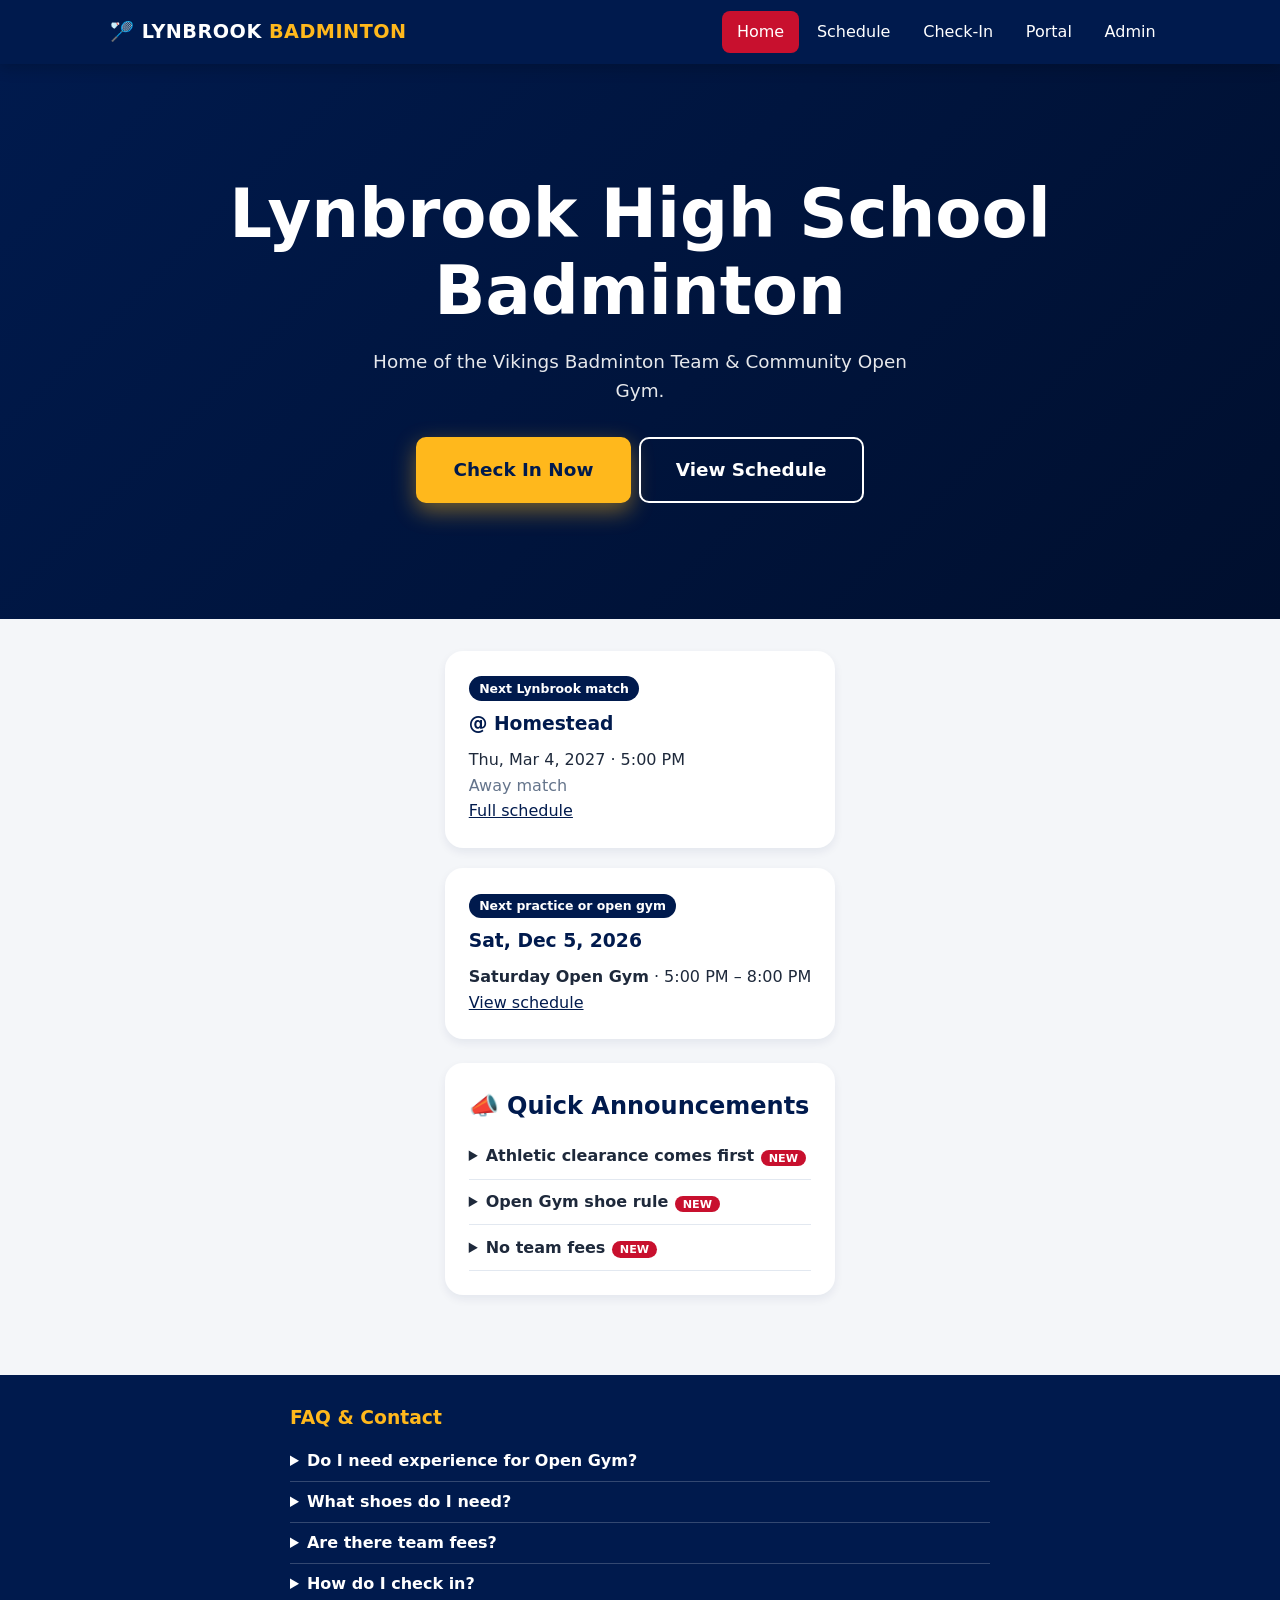
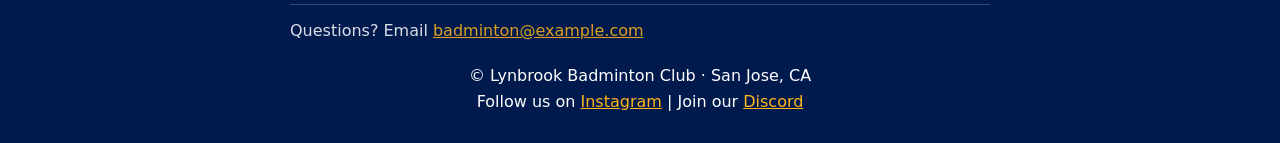
<file: Lynbrook Badminton _ Firebase edition (preview).html>
<!DOCTYPE html>
<html lang="en"><head><meta charset="UTF-8"><meta name="viewport" content="width=device-width,initial-scale=1,viewport-fit=cover"><title>Lynbrook Badminton | Firebase edition (preview)</title>
<style>:root{padding-top:env(safe-area-inset-top,0px);padding-bottom:env(safe-area-inset-bottom,0px);--navy:#001A4D;--red:#C8102E;--gold:#FFB81C;--bg:#F4F6F9;--card:#fff;--text:#1E293B;--muted:#64748B;--line:#E2E8F0;box-sizing:border-box}
*,*::before,*::after{box-sizing:inherit;margin:0;padding:0}
html{scroll-behavior:smooth}
body{font:16px/1.6 'Inter',system-ui,-apple-system,'Segoe UI',Roboto,sans-serif;background:var(--bg);color:var(--text);min-height:100vh;display:flex;flex-direction:column}
main{flex:1}a{color:var(--navy)}.muted{color:var(--muted)}[hidden]{display:none!important}
:focus-visible{outline:3px solid var(--gold);outline-offset:2px}
.wrap{max-width:1100px;margin:0 auto;padding:0 1.25rem}.section{padding-top:2rem;padding-bottom:2rem}
/* header */
.site-header{background:var(--navy);position:sticky;top:env(safe-area-inset-top,0px);z-index:50;box-shadow:0 4px 14px rgba(0,0,0,.2)}
.bar{display:flex;align-items:center;justify-content:space-between;min-height:64px;gap:1rem}
.logo{color:#fff;font-weight:800;letter-spacing:.5px;text-decoration:none;font-size:1.2rem}.logo span{color:var(--gold)}
nav{display:flex;gap:.25rem}
nav a{color:#fff;text-decoration:none;padding:.5rem .9rem;border-radius:8px;font-weight:500}
nav a:hover{background:rgba(255,255,255,.14)}nav a[aria-current=page]{background:var(--red)}
.menu-btn{display:none;background:none;border:0;color:#fff;font-size:1.7rem;cursor:pointer;padding:.2rem .6rem}
/* hero */
.hero{background:linear-gradient(135deg,var(--navy),#000F2E);color:#fff;text-align:center;padding:7rem 1.25rem}
.hero h1{font-size:clamp(2.3rem,7vw,4.2rem);line-height:1.15;margin-bottom:1rem}
.hero p{max-width:560px;margin:0 auto 1.75rem;opacity:.9;font-size:1.15rem}
.page-head{background:var(--navy);color:#fff;padding:2.2rem 0;border-bottom:4px solid var(--gold)}
.page-head h1{font-size:2rem}.page-head p{opacity:.85}
.btn{display:inline-block;border:2px solid transparent;border-radius:10px;padding:.65rem 1.4rem;font:inherit;font-weight:700;text-decoration:none;cursor:pointer;margin:.25rem;transition:filter .2s,transform .1s}
.btn:hover{filter:brightness(1.1)}.btn:active{transform:scale(.97)}
.btn-red{background:var(--red);color:#fff}.btn-ghost{border-color:#fff;color:#fff}.btn-navy{background:var(--navy);color:#fff}.btn-gold{background:var(--gold);color:var(--navy)}.btn-line{border-color:var(--navy);color:var(--navy);background:none}
/* cards */
.grid{display:grid;grid-template-columns:repeat(auto-fit,minmax(min(260px,100%),1fr));gap:1.25rem}
.card{background:var(--card);border-radius:14px;padding:1.5rem;box-shadow:0 4px 10px rgba(0,32,91,.07)}
.card h2,.card h3{color:var(--navy);margin-bottom:.5rem}
.tag{display:inline-block;font-size:.78rem;font-weight:700;padding:.15rem .65rem;border-radius:99px;background:var(--navy);color:#fff;margin-bottom:.5rem}
.session.open{border-top:5px solid var(--gold)}.session.practice{border-top:5px solid var(--red)}.session.open .tag{background:var(--gold);color:var(--navy)}




.two{display:grid;grid-template-columns:1fr 1fr;gap:1.25rem}
details.ann{border-bottom:1px solid var(--line);padding:.6rem 0}details.ann summary{cursor:pointer;font-weight:600}
.new{background:var(--red);color:#fff;font-size:.7rem;padding:.1rem .5rem;border-radius:99px;margin-left:.4rem}
/* filters + tables */
.pills{display:flex;flex-wrap:wrap;gap:.5rem;margin:1rem 0}
.pill{border:2px solid var(--navy);background:#fff;color:var(--navy);border-radius:99px;padding:.4rem 1.1rem;font:inherit;font-weight:600;cursor:pointer}
.pill[aria-pressed=true]{background:var(--navy);color:#fff}
.tools{display:flex;flex-wrap:wrap;gap:.75rem;margin-bottom:1rem}
input,select{font:inherit;padding:.6rem .8rem;border:2px solid var(--line);border-radius:10px;background:#fff;width:100%}
input:focus,select:focus{border-color:var(--navy);outline:none}
.tools input{flex:2;min-width:200px}.tools select{flex:1;min-width:140px;width:auto}
.table-wrap{overflow-x:auto;background:#fff;border-radius:14px;box-shadow:0 4px 10px rgba(0,32,91,.07)}
table{width:100%;border-collapse:collapse;min-width:520px}
th,td{text-align:left;padding:.8rem 1rem;border-bottom:1px solid var(--line)}th{background:var(--navy);color:#fff}
.badge{font-size:.78rem;font-weight:700;padding:.15rem .6rem;border-radius:99px}.home{background:#DCFCE7;color:#166534}.away{background:#FEE2E2;color:#991B1B}.past{opacity:.5}
/* forms + checklist */
label{display:block;font-weight:600;margin:.9rem 0 .3rem}
.check{display:flex;gap:.8rem;align-items:flex-start;padding:.9rem 0;border-bottom:1px solid var(--line);cursor:pointer;margin:0;font-weight:500}
.check input{width:22px;height:22px;accent-color:var(--red);margin-top:.15rem;flex:none}
.check input:checked+span{text-decoration:line-through;color:var(--muted)}
.bar-track{height:14px;background:var(--line);border-radius:99px;overflow:hidden;margin:.5rem 0}
.bar-fill{height:100%;width:0;background:linear-gradient(90deg,var(--red),var(--gold));transition:width .4s}
.msg{margin-top:1rem;padding:.8rem 1rem;border-radius:10px;font-weight:600}.msg.ok{background:#DCFCE7;color:#166534}.msg.err{background:#FEE2E2;color:#991B1B}
.stat{text-align:center}.stat b{display:block;font-size:2.2rem;color:var(--red);line-height:1.2}
.bump{animation:bump .4s}@keyframes bump{50%{transform:scale(1.35)}}
.avatar{width:72px;height:72px;border-radius:50%;background:var(--navy);color:var(--gold);display:grid;place-items:center;font-size:1.6rem;font-weight:800;margin-bottom:.75rem}
.auth{max-width:440px;margin:0 auto}.tabs{display:flex;gap:.5rem;margin-bottom:.5rem}
ul.clean{list-style:none}ul.clean li{padding:.5rem 0;border-bottom:1px solid var(--line)}
#toast{position:fixed;bottom:1.5rem;left:50%;transform:translate(-50%,120px);background:var(--navy);color:#fff;padding:.8rem 1.4rem;border-radius:10px;transition:transform .3s;z-index:99}#toast.show{transform:translate(-50%,0)}
footer{background:var(--navy);color:#fff;text-align:center;padding:1.75rem 1rem;margin-top:3rem}footer a{color:var(--gold)}
@media(max-width:900px){.menu-btn{display:block}
nav{display:none;position:absolute;top:64px;left:0;right:0;background:var(--navy);flex-direction:column;padding:.5rem 1rem 1rem}nav.open{display:flex}
.two{grid-template-columns:1fr}.hero{padding:3rem 1.25rem}}
@media(prefers-reduced-motion:reduce){*{transition:none!important;animation:none!important}html{scroll-behavior:auto}}

.btn-xl{font-size:1.15rem;padding:1rem 2.2rem}.btn-gold.btn-xl{box-shadow:0 8px 22px rgba(255,184,28,.45)}
.card,.table-wrap{border-radius:18px}
.card{transition:box-shadow .25s,transform .25s}.card:hover{box-shadow:0 14px 30px rgba(0,26,77,.2);transform:translateY(-3px)}


.faq{max-width:700px;margin:0 auto 1.25rem;text-align:left}.faq h3{color:var(--gold);margin-bottom:.5rem}
.faq details{border-bottom:1px solid rgba(255,255,255,.2);padding:.45rem 0}.faq summary{cursor:pointer;font-weight:600}.faq p{opacity:.85;margin-top:.3rem}
.session.varsity{border-top:5px solid var(--red)}.session.jv{border-top:5px solid var(--navy)}.session.varsity .tag{background:var(--red)}

.badge.st-present{background:#DCFCE7;color:#166534}.badge.st-excused{background:#FEF3C7;color:#92400E}.badge.st-unexcused{background:#FEE2E2;color:#991B1B}
.inline{display:flex;gap:.5rem;align-items:center;font-weight:500;margin:.25rem 0 1rem}.inline input{width:auto}
.mini{padding:.1rem .7rem;margin:0 0 0 .5rem}table select{padding:.35rem .5rem}.stack>.card,.stack>#panel>.card{margin-bottom:1.25rem}
tr.lyn td{background:var(--navy);color:#fff;font-weight:600}tr.lyn td:first-child{box-shadow:inset 6px 0 0 var(--red)}
.vik{background:var(--red);color:#fff;padding:.1rem .65rem;border-radius:99px}
.legend{display:flex;flex-wrap:wrap;gap:.5rem 1.5rem;margin:1rem 0;font-size:.95rem}.swatch{display:inline-block;width:1.2rem;height:1.2rem;border-radius:4px;border:2px solid var(--line);vertical-align:middle;margin-right:.5rem;background:var(--card)}
.swatch.lynb{background:var(--navy);border-color:var(--navy);box-shadow:inset 5px 0 0 var(--red)}
.seg{display:flex;gap:.3rem;flex-wrap:wrap}.seg button{border:2px solid var(--line);background:var(--card);color:var(--text);border-radius:8px;padding:.25rem .65rem;font:inherit;font-size:.85rem;font-weight:600;cursor:pointer}
.seg button[aria-pressed=true].st-present{background:#16A34A;border-color:#16A34A;color:#fff}.seg button[aria-pressed=true].st-excused{background:#D97706;border-color:#D97706;color:#fff}.seg button[aria-pressed=true].st-unexcused{background:var(--red);border-color:var(--red);color:#fff}
table.matrix{min-width:780px;text-align:center}.matrix th,.matrix td{text-align:center;padding:.5rem .4rem;border:1px solid var(--line)}.matrix thead th:first-child{text-align:left}.matrix tbody th{background:var(--bg);color:var(--text);width:3.5rem}
.matrix td.me{background:var(--gold);color:var(--navy);font-weight:700}.matrix select{width:100%;margin-bottom:.25rem;padding:.3rem;font-size:.85rem}.matrix select:last-child{margin-bottom:0}
.me-card{border-left:6px solid var(--red);margin-top:1rem}.me-card p{margin:.4rem 0}
table.log{min-width:760px}.log input[type=date]{width:auto;padding:.3rem .4rem;font-size:.85rem}.log select{width:auto}
.tag.t-varsity{background:var(--red)}.tag.t-open{background:var(--gold);color:var(--navy)}
textarea{font:inherit;padding:.6rem .8rem;border:2px solid var(--line);border-radius:10px;background:var(--card);color:var(--text);width:100%;resize:vertical}textarea:focus{border-color:var(--navy);outline:none}
.row{display:flex;gap:.4rem;align-items:center}.row input{flex:1}.row .mini{margin:0}.row button[disabled]{opacity:.35;cursor:default}
.cal-bar{display:flex;align-items:center;justify-content:space-between;gap:1rem;flex-wrap:wrap;margin:1.75rem 0 .5rem}.cal-bar h3{margin:0;font-size:1.4rem}.cal-bar .mini{margin:0 0 0 .4rem;padding:.35rem .8rem}
.cal{display:grid;grid-template-columns:repeat(7,minmax(104px,1fr));min-width:730px}.cal-dow{background:var(--navy);color:#fff;font-weight:700;text-align:center;padding:.5rem 0}
.cal-day{min-height:96px;border:1px solid var(--line);padding:.3rem;display:flex;flex-direction:column;gap:.25rem}.cal-day.off{background:var(--bg);opacity:.6}.cal-day.today{box-shadow:inset 0 0 0 3px var(--gold)}
.cal-num{font-weight:700;font-size:.85rem;color:var(--muted)}.cal-day.today .cal-num{color:var(--red)}
.chip{display:block;font-size:.72rem;font-weight:700;line-height:1.25;padding:.15rem .4rem;border-radius:6px;color:#fff;overflow-wrap:anywhere}
.chip.t-varsity{background:var(--red)}.chip.t-jv{background:#3B5BA9}.chip.t-open{background:var(--gold);color:var(--navy)}.chip.match{background:var(--navy);box-shadow:inset 4px 0 0 var(--red);padding-left:.6rem}.chip.chg{outline:2px solid var(--gold);outline-offset:1px}.chip.x{text-decoration:line-through;opacity:.6}
#panel .card{margin-bottom:1.25rem}.tabs{flex-wrap:wrap}.subtabs{margin:0 0 1rem}

/* --- v2: contrast fix, dark mode, Senior Night, password eye, status banner --- */
.btn.btn-gold,a.btn-gold{background:var(--gold);color:#001A4D}
.pw{position:relative;display:block}.pw input{padding-right:2.9rem}
.eye{position:absolute;top:50%;right:.35rem;transform:translateY(-50%);display:grid;place-items:center;width:2.2rem;height:2.2rem;border:0;border-radius:8px;background:none;color:var(--muted);cursor:pointer}.eye:hover{color:var(--navy)}
tr.lyn.senior td{background:var(--gold);color:var(--navy)}tr.lyn.senior td:first-child{box-shadow:inset 6px 0 0 var(--red)}
.sn{display:inline-block;margin-top:.2rem;background:var(--navy);color:var(--gold);font-size:.75rem;font-weight:800;padding:.1rem .6rem;border-radius:99px}
.chip.senior{background:var(--gold);color:var(--navy)}.swatch.senior{background:var(--gold);border-color:var(--gold);box-shadow:inset 5px 0 0 var(--red)}
#app-banner{padding:.6rem 1rem;text-align:center;font-weight:600;background:#FEF3C7;color:#92400E}#app-banner.banner-err{background:#FEE2E2;color:#991B1B}
@media (prefers-color-scheme:dark){:root:not([data-theme="light"]){--bg:#0B1220;--card:#131C2E;--text:#E5EAF2;--muted:#94A3B8;--line:#25324A;color-scheme:dark}:root:not([data-theme="light"]) .card h2,:root:not([data-theme="light"]) .card h3{color:var(--gold)}:root:not([data-theme="light"]) a:not(.btn){color:var(--gold)}:root:not([data-theme="light"]) .pill{background:var(--card);color:#fff;border-color:#fff}:root:not([data-theme="light"]) .pill[aria-pressed=true]{background:var(--gold);color:var(--navy);border-color:var(--gold)}:root:not([data-theme="light"]) .btn-line{color:#fff;border-color:#fff}:root:not([data-theme="light"]) input,:root:not([data-theme="light"]) select,:root:not([data-theme="light"]) textarea{background:var(--card);color:var(--text)}:root:not([data-theme="light"]) .table-wrap{background:var(--card)}:root:not([data-theme="light"]) .matrix td.me{color:var(--navy)}:root:not([data-theme="light"]) .eye:hover{color:var(--gold)}}:root[data-theme="dark"]{--bg:#0B1220;--card:#131C2E;--text:#E5EAF2;--muted:#94A3B8;--line:#25324A;color-scheme:dark}:root[data-theme="dark"] .card h2,:root[data-theme="dark"] .card h3{color:var(--gold)}:root[data-theme="dark"] a:not(.btn){color:var(--gold)}:root[data-theme="dark"] .pill{background:var(--card);color:#fff;border-color:#fff}:root[data-theme="dark"] .pill[aria-pressed=true]{background:var(--gold);color:var(--navy);border-color:var(--gold)}:root[data-theme="dark"] .btn-line{color:#fff;border-color:#fff}:root[data-theme="dark"] input,:root[data-theme="dark"] select,:root[data-theme="dark"] textarea{background:var(--card);color:var(--text)}:root[data-theme="dark"] .table-wrap{background:var(--card)}:root[data-theme="dark"] .matrix td.me{color:var(--navy)}:root[data-theme="dark"] .eye:hover{color:var(--gold)}#view{flex:1;display:flex;flex-direction:column}html{scroll-padding-top:calc(env(safe-area-inset-top,0px) + 72px)}
</style></head>
<body><div id="site-header"></div><div id="view"></div><div id="site-footer"></div>
<script>
const { initializeApp, initializeFirestore, doc, getDoc, setDoc, updateDoc, deleteDoc, collection, getDocs, onSnapshot, query, where, writeBatch } = (() => {
  const KEY = 'lhsb-preview-db'; let data = new Map(); try { data = new Map(Object.entries(JSON.parse(localStorage.getItem(KEY) || '{}'))); } catch {}
  const L = new Set(), cl = o => JSON.parse(JSON.stringify(o)), isM = v => v && typeof v === 'object' && !Array.isArray(v);
  const mg = (a, b) => { for (const [k, v] of Object.entries(b)) { if (isM(v) && isM(a[k])) mg(a[k], v); else a[k] = cl(v); } return a; };
  const fire = () => { try { localStorage.setItem(KEY, JSON.stringify(Object.fromEntries(data))); } catch {} setTimeout(() => L.forEach(l => l.run()), 0); };
  const ref = (c, id) => ({ type: 'document', col: c, id, path: c + '/' + id }), snap = (c, id) => ({ id, exists: () => data.has(c + '/' + id), data: () => cl(data.get(c + '/' + id)) });
  const docs = (c, f = []) => [...data.keys()].filter(k => k.startsWith(c + '/')).map(k => snap(c, k.slice(c.length + 1))).filter(d => f.every(([x, , v]) => d.data()[x] === v));
  const api = { initializeApp: () => ({}), initializeFirestore: () => ({}), collection: (_, c) => ({ type: 'collection', col: c }), doc: (_, c, id) => ref(c, id),
    query: (c, ...f) => ({ type: 'query', col: c.col, filters: f }), where: (f, o, v) => [f, o, v], getDoc: async r => snap(r.col, r.id), getDocs: async c => ({ docs: docs(c.col, c.filters || []) }),
    setDoc: async (r, d, o) => { data.set(r.path, o?.merge ? mg(data.has(r.path) ? cl(data.get(r.path)) : {}, d) : cl(d)); fire(); },
    updateDoc: async (r, d) => { if (!data.has(r.path)) throw Object.assign(new Error('missing'), { code: 'not-found' }); const c = cl(data.get(r.path)); for (const [f, v] of Object.entries(d)) c[f] = cl(v); data.set(r.path, c); fire(); },
    deleteDoc: async r => { data.delete(r.path); fire(); },
    writeBatch: () => { const ops = []; return { set: (r, d, o) => ops.push(() => api.setDoc(r, d, o)), update: (r, d) => ops.push(() => api.updateDoc(r, d)), delete: r => ops.push(() => api.deleteDoc(r)), commit: async () => { for (const o of ops) await o(); } }; },
    onSnapshot: (t, cb) => { const l = { run: () => t.type === 'document' ? cb({ id: t.id, exists: () => data.has(t.path), data: () => cl(data.get(t.path)) }) : cb({ docs: docs(t.col, t.filters || []) }) }; L.add(l); setTimeout(l.run, 0); return () => L.delete(l); } };
  return api;
})();
let cur = 'home';
/* =====================================================================
   Lynbrook Badminton · Firebase Firestore edition (ES module)

   Firestore layout
     roster/{studentId}        { firstName, lastName, gender, division, grade }
     users/{studentId}         { password (salted SHA-256 hash), role, studentId, style }
     attendance/{date_session_studentId}
                               { studentId, firstName, lastName, division, date,
                                 sessionType, status, timestamp, by? }
     lineups/{matchDate}       { date, V:{BS1:[ids]...}, J:{...}, names:{id:"First Last"} }
     matches/{id}              { date, time, away, home }  or  { date, time, text }
     overrides/{date_session}  { date, type, start, end, cancelled, note }
     announcements/{id}        { title, body, order }
     checklist/{id}            { label, order }
     clearance/{studentId}     { done:{itemId:true}, donated }
     config/init               { matches, announcements, checklist }  (seed flags)
     config/admin              { salt, hash }                         (admin code)

   How data flows: each page opens live onSnapshot listeners for just the
   collections it needs, keeps the results in an in-memory cache, and redraws
   when anything changes (so a check-in on a phone shows up on the coach's
   laptop right away). Writes go straight to Firestore.

   Only per-device things stay in the browser: who is logged in on this
   device, the admin unlock for this tab, which admin tab is open, and which
   announcements this device has read.
   ===================================================================== */



const firebaseConfig = {
  apiKey: 'AIzaSyAT6MwQqksqZz1hAMUx3ugiGTsx9IOxW5U',
  authDomain: 'lynbrook-badminton.firebaseapp.com',
  projectId: 'lynbrook-badminton',
  storageBucket: 'lynbrook-badminton.firebasestorage.app',
  messagingSenderId: '300479637993',
  appId: '1:300479637993:web:0325a3d80f47b1cf7a8378',
  measurementId: 'G-5PH401CSLM'
};
// Auto-detect long-polling so Firestore still connects behind school/office proxies that block streaming connections.
const db = initializeFirestore(initializeApp(firebaseConfig), { experimentalAutoDetectLongPolling: true });

/* ---------- small helpers ---------- */
const $ = (s, r = document) => r.querySelector(s), $$ = (s, r = document) => [...r.querySelectorAll(s)];
const esc = s => String(s ?? '').replace(/[&<>"']/g, c => ({'&':'&amp;','<':'&lt;','>':'&gt;','"':'&quot;',"'":'&#39;'}[c]));
const keep = area => ({ // per-device storage (session + UI preferences only, never shared data)
  get(k, d) { try { const v = area.getItem('lhsb:' + k); return v ? JSON.parse(v) : d; } catch { return d; } },
  set(k, v) { try { area.setItem('lhsb:' + k, JSON.stringify(v)); } catch {} },
  del(k) { try { area.removeItem('lhsb:' + k); } catch {} }
});
const local = keep(localStorage), sess = keep(sessionStorage);
const iso = d => new Date(d.getTime() - d.getTimezoneOffset() * 6e4).toISOString().slice(0, 10);
const today = () => iso(new Date());
const addDays = (s, n) => { const d = new Date(s + 'T00:00'); d.setDate(d.getDate() + n); return iso(d); };
const dayOf = s => new Date(s + 'T00:00').getDay();
const DOW = ['Sun', 'Mon', 'Tue', 'Wed', 'Thu', 'Fri', 'Sat'], DOW_FULL = ['Sunday', 'Monday', 'Tuesday', 'Wednesday', 'Thursday', 'Friday', 'Saturday'];
const fmt = s => new Date(s + 'T00:00').toLocaleDateString('en-US', { weekday: 'short', month: 'short', day: 'numeric', year: 'numeric' });
const shortD = s => +s.slice(5, 7) + '/' + +s.slice(8);
const fmtT = t => { if (!t) return ''; const [h, m] = t.split(':').map(Number); return ((h % 12) || 12) + ':' + String(m).padStart(2, '0') + ' ' + (h < 12 ? 'AM' : 'PM'); };
const TYPES = ['varsity', 'jv', 'open'];
const TYPE = { varsity: 'Varsity Practice', jv: 'JV Practice', open: 'Saturday Open Gym' };
const STATUS = { present: 'Present', excused: 'Excused Absent', unexcused: 'Unexcused Absent' };
const SHORT = { present: 'Present', excused: 'Excused', unexcused: 'Unexcused' };
const st = r => r.status || 'present';
const badge = r => `<span class="badge st-${st(r)}">${STATUS[st(r)]}</span>`;
const normId = s => String(s ?? '').trim().toLowerCase(); // student IDs are stored lower-case and are used as Firestore document IDs
const sameId = (a, b) => normId(a) === normId(b);
const fullName = p => `${p.first || ''} ${p.last || ''}`.trim();
const sha256 = async s => {
  if (!globalThis.crypto?.subtle) throw Object.assign(new Error('crypto.subtle is only available on https or localhost'), { code: 'insecure-context' });
  return [...new Uint8Array(await crypto.subtle.digest('SHA-256', new TextEncoder().encode(s)))].map(b => b.toString(16).padStart(2, '0')).join('');
};
const hashPw = (id, pw) => sha256(`lhsb|${normId(id)}|${pw}`);

/* ---------- data you may want to edit ---------- */
const DONATE_URL = ''; // paste your team donation link (Venmo, PayPal, booster club page...) to show a Donate button
const PAGES = [['#home','Home'],['#schedule','Schedule'],['#attendance','Check-In'],['#portal','Portal'],['#admin','Admin']];
// Default weekly schedule. Day numbers: 0 = Sun ... 6 = Sat; 24-hour times. Only Saturday Open Gym is scheduled by default.
// Varsity and JV practices appear only when a coach adds them in the Admin page (their times just pre-fill the form).
const DEFAULT_TIMES = { varsity: ['16:00', '18:00'], jv: ['18:00', '20:00'], open: ['17:00', '20:00'] };
const DEFAULT_DAYS = { varsity: [], jv: [], open: [6] };
// Line-up sheet: event code -> [label, players per slot, gender for each player]. POS = ranks per event (1-3 only).
const LINE = { BS:['Boys Singles',1,['Male']], GS:['Girls Singles',1,['Female']], BD:['Boys Doubles',2,['Male','Male']], GD:['Girls Doubles',2,['Female','Female']], MXD:['Mixed Doubles',2,['Male','Female']] };
const POS = 3, BLOCKS = { V:'Varsity', J:'JV' };
const code = (b, n) => (b === 'V' ? 'V' : 'JV') + n;
// Official SCVAL De Anza Division badminton schedule, 2026-27 (posted 7/21/26). Format: AWAY@HOME
const DEFAULT_MATCH_TIME = '5:00 PM';
const TEAMS = { C:'Cupertino', G:'Gunn', H:'Homestead', L:'Lynbrook', M:'Milpitas', V:'Monta Vista', P:'Palo Alto', W:'Wilcox' };
const DAYS = {
  '2027-03-02':'V@G P@W',          '2027-03-04':'C@W P@V M@G L@H', '2027-03-09':'V@C W@M H@P G@L',
  '2027-03-11':'C@M V@H L@W P@G',  '2027-03-16':'H@C M@L G@V W@P', '2027-03-18':'C@L H@G P@M V@W',
  '2027-03-23':'G@C L@P W@H M@V',  '2027-03-25':'C@P G@W V@L H@M', '2027-03-30':'W@C V@P G@M H@L',
  '2027-04-01':'C@V M@W P@H L@G',  '2027-04-06':'C@H L@M',         '2027-04-08':'M@C H@V W@L',
  '2027-04-15':'G@P',              '2027-04-20':'L@C G@H M@P W@V', '2027-04-22':'C@G P@L H@W V@M',
  '2027-04-27':'P@C W@G L@V M@H'
};
const EVENTS = [
  { date:'2027-04-29', time:'1:00 PM', text:'League play @ Fremont' },
  { date:'2027-04-30', time:'1:00 PM', text:'League play @ Fremont' },
  { date:'2027-05-01', time:'9:00 AM', text:'League Finals @ Fremont' }
];
// Used until a coach first edits the matches in Admin (then the list lives in Firestore).
const DEFAULT_MATCHES = [
  ...Object.entries(DAYS).flatMap(([date, s]) => s.split(' ').map(x => { const [a, h] = x.split('@'); return { date, time: DEFAULT_MATCH_TIME, away: TEAMS[a], home: TEAMS[h] }; })),
  ...EVENTS
].sort((a, b) => a.date.localeCompare(b.date)).map((m, i) => ({ id: 'm' + i, ...m }));
const isLyn = m => m.away === 'Lynbrook' || m.home === 'Lynbrook';
const opp = m => m.home === 'Lynbrook' ? m.away : m.home;
const CLEAR = [ // starting checklist (editable in Admin)
  { id:'online', label:'Complete Athletic Clearance online' },
  { id:'physical', label:'Upload doctor’s physical form' },
  { id:'gear', label:'Racket, non-marking shoes & water bottle' }
];
const ANN = [ // starting announcements (editable in Admin)
  { id:'a1', t:'Athletic clearance comes first', b:'You can’t join team practice until your online clearance and physical form are approved.' },
  { id:'a2', t:'Open Gym shoe rule', b:'Non-marking indoor shoes are required for entry.' },
  { id:'a4', t:'No team fees', b:'There are no required dues. Optional donations help cover shuttlecocks and equipment.' }
];
const SAMPLE = [ // Admin > Roster > "Load sample players (testing)". Delete these before real use.
  ['100001','Aarav','Patel','Male','Varsity','12'],['100002','Maya','Chen','Female','Varsity','11'],['100003','Ethan','Wu','Male','Varsity','12'],['100004','Rohan','Iyer','Male','Varsity','11'],
  ['100005','Kevin','Tran','Male','Varsity','10'],['100006','Lily','Zhang','Female','Varsity','12'],['100007','Sophia','Nguyen','Female','Varsity','10'],['100008','Emma','Kim','Female','Varsity','11'],
  ['100009','Daniel','Park','Male','JV','10'],['100010','Jason','Lin','Male','JV','9'],['100011','Priya','Shah','Female','JV','10'],['100012','Chloe','Wang','Female','JV','9'],
  ['100013','Nikhil','Rao','Male','JV','9'],['100014','Andrew','Ho','Male','JV','10'],['100015','Grace','Liu','Female','JV','9'],['100016','Isabella','Cho','Female','JV','10']
].map(([id, first, last, gender, division, grade]) => ({ id, first, last, gender, division, grade }));

/* ---------- Firestore layer: live cache ---------- */
const cache = {}, subs = {}, updaters = new Set();
const DB_TIMEOUT_MS = 12000, SAVE_WARN_MS = 8000;
const dbMsg = e => { const c = e?.code || '';
  if (c === 'permission-denied') return 'Firestore is blocking this request (security rules). In the Firebase console open Firestore Database > Rules, paste firestore.rules, and click Publish.';
  if (c === 'not-found') return 'Firestore says the database doesn’t exist yet. In the Firebase console choose Build > Firestore Database > Create database.';
  if (c === 'insecure-context') return 'This page must be opened over https (or http://localhost), not file:// or a plain http address.';
  if (['unavailable', 'deadline-exceeded', 'timeout'].includes(c)) return 'Can’t reach Firestore. Check the internet connection, that the Firestore database has been created, and that nothing (an ad blocker or network filter) is blocking firestore.googleapis.com.';
  if (c === 'resource-exhausted') return 'Firestore’s daily free quota has been used up.';
  return `Database error${c ? ' (' + c + ')' : ''}: ${e?.message || e}`; };
const dbErr = (what, e) => { console.error(`[Firestore] ${what} failed:`, e?.code, e?.message || e); banner(dbMsg(e), 'err'); }; // log with the real error code and show it on screen
const timed = (p, ms = DB_TIMEOUT_MS) => { let t; return Promise.race([p, new Promise((_, rej) => { t = setTimeout(() => rej(Object.assign(new Error('Timed out waiting for Firestore'), { code: 'timeout' })), ms); })]).finally(() => clearTimeout(t)); };
function banner(msg, kind = 'info') {
  let b = $('#app-banner');
  if (!msg) { if (b && !b.classList.contains('banner-err')) b.remove(); return; }
  if (!b) { b = document.createElement('div'); b.id = 'app-banner'; b.setAttribute('role', 'status'); document.body.prepend(b); }
  b.className = 'banner-' + kind; b.textContent = msg;
}
function notify() { clearTimeout(notify.t); notify.t = setTimeout(() => updaters.forEach(fn => { try { fn(); } catch (e) { console.error(e); } }), 25); }
const live = fn => { updaters.add(fn); fn(); }; // run a draw function now and again whenever data changes
function watch(key, target) { // live listener; resolves after the first snapshot
  subs[key]?.(); delete cache[key];
  return new Promise(resolve => {
    let first = true;
    const slow = setTimeout(() => { if (first) { first = false; banner('Still connecting to the database…', 'info'); resolve(); } }, DB_TIMEOUT_MS);
    subs[key] = onSnapshot(target, snap => {
      cache[key] = target.type === 'document' ? new Map(snap.exists() ? [[snap.id, snap.data()]] : []) : new Map(snap.docs.map(d => [d.id, d.data()]));
      clearTimeout(slow); if (first) { first = false; resolve(); } else { banner(''); notify(); }
    }, err => { clearTimeout(slow); dbErr('listener "' + key + '"', err); if (first) { first = false; resolve(); } });
  });
}
const need = names => Promise.all(names.map(n => watch(n, n === 'init' ? doc(db, 'config', 'init') : collection(db, n))));
const rows = name => [...(cache[name] || [])].map(([id, d]) => ({ id, ...d }));
const save = p => { // wraps any write: never throws, always reports a failure, warns if it is slow
  const warn = setTimeout(() => banner('Still saving… the database is slow or unreachable. The change will finish when the connection is back.', 'info'), SAVE_WARN_MS);
  const clear = () => { clearTimeout(warn); const b = $('#app-banner'); if (b && /Still saving/.test(b.textContent)) b.remove(); };
  return Promise.resolve(p).then(v => { clear(); return v; }, e => { clear(); dbErr('save', e); toast('Couldn’t save that change. See the red message at the top of the page.'); });
};

/* ---------- domain accessors (read from the live cache) ---------- */
const toPlayer = (id, d) => ({ id, first: d.firstName || '', last: d.lastName || '', gender: d.gender || '', division: d.division || '', grade: d.grade || '' });
const playerCache = new Map();
const roster = () => rows('roster').map(r => toPlayer(r.id, r));
const player = id => { const k = normId(id), hit = cache.roster?.get(k); return hit ? toPlayer(k, hit) : playerCache.get(k) || null; };
async function loadPlayer(id) { // one-document lookup (players never download the whole roster)
  const k = normId(id); if (!k || /[^a-z0-9_-]/.test(k)) return null; const hit = player(k); if (hit) return hit;
  const s = await timed(getDoc(doc(db, 'roster', k))); if (!s.exists()) return null;
  const p = toPlayer(k, s.data()); playerCache.set(k, p); return p;
}
let curUser = null; // { id, role, style } for whoever is logged in on this device
const me = () => curUser;
async function loadUser(id) { const s = await timed(getDoc(doc(db, 'users', normId(id)))); return s.exists() ? { id: s.id, ...s.data() } : null; }
async function restoreSession() { const id = local.get('session', null); if (!id) return; try { curUser = await loadUser(id); if (!curUser) local.del('session'); } catch (e) { dbErr('restoring your login', e); } }
const nameOf = u => { const p = player(u.id); return p ? fullName(p) : String(u.id); };
const firstOf = u => player(u.id)?.first || String(u.id);
const byName = (a, b) => (a.last + ' ' + a.first).localeCompare(b.last + ' ' + b.first);

const attId = (date, type, id) => `${date}_${type}_${normId(id)}`; // one document per player + date + session
const attData = (p, date, type, status, by, ts) => ({ studentId: p.id, firstName: p.first, lastName: p.last, division: p.division, date, sessionType: type, status, timestamp: ts || Date.now(), ...(by ? { by } : {}) });
const records = () => rows('attendance').map(r => ({ rid: r.id, id: r.studentId, first: r.firstName || '', last: r.lastName || '', div: r.division || '', date: r.date, type: r.sessionType, status: r.status, ts: r.timestamp || 0, by: r.by }));
const lineupOf = date => cache.lineups?.get(date) || {};
const nameFor = (date, id) => lineupOf(date).names?.[id] || (player(id) ? fullName(player(id)) : id);
const initFlags = () => cache.init?.get('init') || {};
const matches = () => (initFlags().matches ? rows('matches') : DEFAULT_MATCHES).slice().sort((a, b) => a.date.localeCompare(b.date));
const announcements = () => initFlags().announcements ? rows('announcements').sort((a, b) => b.order - a.order).map(a => ({ id: a.id, t: a.title, b: a.body })) : ANN;
const checklist = () => initFlags().checklist ? rows('checklist').sort((a, b) => a.order - b.order) : CLEAR.map((c, i) => ({ ...c, order: i + 1 }));
const overrides = () => rows('overrides');
const clearRec = id => cache.clearance?.get(normId(id)) || {};
const clearOf = id => clearRec(id).done || {};
const setClear = (id, item, v) => save(setDoc(doc(db, 'clearance', normId(id)), { done: { [item]: v } }, { merge: true }));
const seniorId = (ms = matches()) => { const h = ms.filter(m => m.home === 'Lynbrook'); return h.length ? h[h.length - 1].id : null; }; // final home game
const matchLabel = (m, sid = seniorId()) => `${opp(m)} – ${shortD(m.date)} (${m.home === 'Lynbrook' ? 'Home' : 'Away'})${m.id === sid ? ' · 🎓 Senior Night' : ''}`;
async function ensureInit(name) { // first coach edit copies the built-in defaults into Firestore so they can be changed
  if (initFlags()[name]) return;
  const b = writeBatch(db);
  if (name === 'matches') DEFAULT_MATCHES.forEach(({ id, ...m }) => b.set(doc(db, 'matches', id), m));
  if (name === 'announcements') ANN.forEach((a, i) => b.set(doc(db, 'announcements', a.id), { title: a.t, body: a.b, order: ANN.length - i }));
  if (name === 'checklist') CLEAR.forEach((c, i) => b.set(doc(db, 'checklist', c.id), { label: c.label, order: i + 1 }));
  b.set(doc(db, 'config', 'init'), { [name]: true }, { merge: true });
  await timed(b.commit());
  cache.init = new Map([['init', { ...initFlags(), [name]: true }]]);
}
const ready = async n => { try { await ensureInit(n); return true; } catch (e) { dbErr('saving the starting ' + n, e); toast('Couldn’t save. See the red message at the top of the page.'); return false; } };

/* ---------- practice schedule: defaults + per-date coach changes ---------- */
const defTimes = (t, date) => DEFAULT_DAYS[t].includes(dayOf(date)) ? DEFAULT_TIMES[t] : null;
function sessionsOn(date) {
  const ov = overrides().filter(o => o.date === date);
  return TYPES.flatMap(t => { const def = defTimes(t, date), o = ov.find(x => x.type === t);
    if (!def && !o) return [];
    const start = o ? o.start : def[0], end = o ? o.end : def[1];
    return [{ type: t, date, start, end, note: o?.note || '', cancelled: !!o?.cancelled, changed: !!o && !!def && (!!o.cancelled || start !== def[0] || end !== def[1]) }]; })
    .sort((a, b) => a.start.localeCompare(b.start));
}
const daysLabel = a => a.length === 1 ? DOW_FULL[a[0]] + 's' : a.length > 2 && a[a.length - 1] - a[0] === a.length - 1 ? DOW[a[0]] + '–' + DOW[a[a.length - 1]] : a.map(d => DOW[d]).join(', ');
const sessionLine = (date, t) => { if (!date) return ''; const s = sessionsOn(date).find(x => x.type === t);
  return !s ? `No ${TYPE[t]} is scheduled on this date.` : s.cancelled ? `${TYPE[t]} is cancelled on this date.` : `${TYPE[t]} · ${fmtT(s.start)} – ${fmtT(s.end)}${s.changed ? ' (time changed)' : ''}`; };

/* ---------- shared UI ---------- */
function toast(msg) {
  let t = $('#toast');
  if (!t) { t = document.createElement('div'); t.id = 'toast'; t.setAttribute('role', 'status'); document.body.append(t); }
  t.textContent = msg; t.classList.add('show');
  clearTimeout(toast.t); toast.t = setTimeout(() => t.classList.remove('show'), 2600);
}
const EYE = '<svg viewBox="0 0 24 24" width="20" height="20" fill="none" stroke="currentColor" stroke-width="2" stroke-linecap="round" stroke-linejoin="round" aria-hidden="true"><path d="M1 12s4-8 11-8 11 8 11 8-4 8-11 8S1 12 1 12z"/><circle cx="12" cy="12" r="3"/></svg>';
const EYE_OFF = '<svg viewBox="0 0 24 24" width="20" height="20" fill="none" stroke="currentColor" stroke-width="2" stroke-linecap="round" stroke-linejoin="round" aria-hidden="true"><path d="M17.94 17.94A10.07 10.07 0 0 1 12 20c-7 0-11-8-11-8a18.45 18.45 0 0 1 5.06-5.94M9.9 4.24A9.12 9.12 0 0 1 12 4c7 0 11 8 11 8a18.5 18.5 0 0 1-2.16 3.19m-6.72-1.07a3 3 0 1 1-4.24-4.24"/><line x1="1" y1="1" x2="23" y2="23"/></svg>';
function eyes() { // adds a show/hide button to every password box on the page
  $$('input[type=password]').forEach(inp => {
    if (inp.parentElement.classList.contains('pw')) return;
    const w = document.createElement('span'); w.className = 'pw'; inp.before(w); w.append(inp);
    const b = document.createElement('button'); b.type = 'button'; b.className = 'eye'; b.setAttribute('aria-label', 'Show password'); b.setAttribute('aria-pressed', 'false'); b.innerHTML = EYE;
    b.onclick = () => { const show = inp.type === 'password'; inp.type = show ? 'text' : 'password'; b.innerHTML = show ? EYE_OFF : EYE; b.setAttribute('aria-label', show ? 'Hide password' : 'Show password'); b.setAttribute('aria-pressed', String(show)); };
    w.append(b);
  });
}
// show "First Last" under an ID box as the player types (looks up one roster document)
function idLookup(input, note, firstEl, lastEl, extra) {
  let seq = 0, timer;
  const run = async () => { const v = normId(input.value), n = ++seq; run.err = null;
    if (!v) { if (firstEl) firstEl.value = ''; if (lastEl) lastEl.value = ''; extra?.(null); note.textContent = ''; return null; }
    note.textContent = 'Looking up…'; let p = null;
    try { p = await loadPlayer(v); } catch (e) { if (n === seq) { run.err = e; dbErr('player lookup', e); note.textContent = 'Can’t reach the database right now.'; } return null; }
    if (n !== seq) return p;
    if (firstEl) firstEl.value = p ? p.first : ''; if (lastEl) lastEl.value = p ? p.last : ''; extra?.(p);
    note.textContent = p ? `✓ ${fullName(p)}` : 'No player with that ID. Check the number or ask your coach.'; return p; };
  input.oninput = () => { clearTimeout(timer); timer = setTimeout(run, 250); };
  return run;
}
function layout() {
  const page = '#' + cur, u = me();
  $('#site-header').innerHTML = `<header class="site-header"><div class="wrap bar">
    <a class="logo" href="#home">🏸 LYNBROOK <span>BADMINTON</span></a>
    <button class="menu-btn" aria-label="Toggle menu" aria-expanded="false" aria-controls="nav">☰</button>
    <nav id="nav" aria-label="Main">${PAGES.map(([h, t]) =>
      `<a href="${h}"${h === page ? ' aria-current="page"' : ''}>${h === '#portal' && u ? 'My Portal' : t}</a>`).join('')}</nav></div></header>`;
  const btn = $('.menu-btn'), nav = $('#nav');
  btn.onclick = () => btn.setAttribute('aria-expanded', nav.classList.toggle('open'));
  nav.onclick = e => { if (e.target.closest('a')) { nav.classList.remove('open'); btn.setAttribute('aria-expanded', 'false'); } };
  $('#site-footer').innerHTML = `<footer><div class="wrap"><div class="faq"><h3>FAQ &amp; Contact</h3>
    <details><summary>Do I need experience for Open Gym?</summary><p>No. All skill levels are welcome.</p></details>
    <details><summary>What shoes do I need?</summary><p>Non-marking indoor shoes are required.</p></details>
    <details><summary>Are there team fees?</summary><p>No. Donations for shuttlecocks and equipment are optional.</p></details>
    <details><summary>How do I check in?</summary><p>Open the Check-In page and enter your Student ID. Your details fill in automatically. Pick the session you attended and tap Check In. Your coach can fix any mistakes.</p></details>
    <p style="margin-top:.8rem">Questions? Email <a href="mailto:badminton@example.com">badminton@example.com</a></p></div>
    <p>&copy; Lynbrook Badminton Club · San Jose, CA</p><p>Follow us on <a href="#">Instagram</a> | Join our <a href="#">Discord</a></p></div></footer>`;
}

/* ---------- line-up helpers ---------- */
function setSlot(date, b, k, j, val) {
  const arr = [...((lineupOf(date)[b] || {})[k] || [])]; arr[j] = val; for (let i = 0; i < arr.length; i++) arr[i] = arr[i] || '';
  if (arr[0] && arr[1] && sameId(arr[0], arr[1])) return false;
  const p = val && player(val), patch = { date, [b]: { [k]: arr.every(x => !x) ? [] : arr } };
  if (p) patch.names = { [p.id]: fullName(p) }; // names are stored with the line-up so players don't need roster access
  save(setDoc(doc(db, 'lineups', date), patch, { merge: true })); return true;
}
function matrix(date, b, o = {}) {
  const lu = lineupOf(date)[b] || {}, cats = Object.keys(LINE), dv = BLOCKS[b], ro = o.edit ? roster().sort(byName) : [];
  // dropdown: players who fit the slot (division + gender) first, then everyone else
  const opts = (sel, g) => { const mk = p => `<option value="${esc(p.id)}"${sameId(p.id, sel) ? ' selected' : ''}>${esc(fullName(p))}</option>`, fit = p => p.division === dv && p.gender === g;
    const a = ro.filter(fit), z = ro.filter(p => !fit(p));
    return '<option value="">—</option>' + (a.length ? `<optgroup label="${dv} ${g === 'Male' ? 'boys' : 'girls'}">${a.map(mk).join('')}</optgroup>` : '') + (z.length ? `<optgroup label="${a.length ? 'Other players' : 'All players'}">${z.map(mk).join('')}</optgroup>` : ''); };
  let h = `<div class="table-wrap"><table class="matrix"><thead><tr><th>${dv}</th>${cats.map(c => `<th title="${LINE[c][0]}">${c}</th>`).join('')}</tr></thead><tbody>`;
  for (let n = 1; n <= POS; n++) h += `<tr><th scope="row">${code(b, n)}</th>` + cats.map(c => { const k = c + n, raw = lu[k] || [], ids = raw.filter(Boolean);
    const body = o.edit ? Array.from({ length: LINE[c][1] }, (_, j) => `<select data-k="${k}" data-j="${j}" aria-label="${dv} ${k} player ${j + 1}">${opts(raw[j], LINE[c][2][j])}</select>`).join('')
      : ids.length ? esc(ids.map(i => nameFor(date, i)).join(' / ')) : '<span class="muted">—</span>';
    return `<td class="${o.me && ids.some(i => sameId(i, o.me)) ? 'me' : ''}">${body}</td>`; }).join('') + '</tr>';
  return h + '</tbody></table></div>';
}
function mySlots(date, id) {
  const lu = lineupOf(date);
  return Object.keys(BLOCKS).flatMap(b => Object.entries(lu[b] || {}).filter(([, ids]) => ids.some(i => sameId(i, id)))
    .map(([k, ids]) => { const [, cat, n] = k.match(/^([A-Z]+)(\d+)$/); return { b, k, cat, n: +n, partner: ids.filter(i => i && !sameId(i, id)).map(i => nameFor(date, i)) }; }))
    .filter(s => LINE[s.cat] && s.n <= POS).sort((x, y) => x.b.localeCompare(y.b) * -1 || x.n - y.n);
}
const hasLineup = date => { const lu = lineupOf(date); return Object.keys(BLOCKS).some(b => Object.values(lu[b] || {}).some(a => a.some(Boolean))); };

/* ---------- home ---------- */
async function home() {
  await need(['matches', 'overrides', 'announcements', 'init']);
  live(() => {
    const t = today(), ms = matches(), sid = seniorId(ms), nm = ms.find(m => m.date >= t && isLyn(m)), nowT = new Date().toTimeString().slice(0, 5); let nd = null;
    for (let i = 0; i < 30 && !nd; i++) { const d = addDays(t, i), ss = sessionsOn(d).filter(s => !s.cancelled && (i > 0 || s.end > nowT)); if (ss.length) nd = { d, ss }; }
    $('#next').innerHTML = `<div class="card"><span class="tag">Next Lynbrook match</span>${nm
      ? `<h3>${nm.home === 'Lynbrook' ? 'vs ' : '@ '}${esc(opp(nm))}</h3><p>${fmt(nm.date)} · ${esc(nm.time)}</p><p class="muted">${nm.home === 'Lynbrook' ? 'Home match' : 'Away match'}</p>${nm.id === sid ? '<p><span class="sn">🎓 Senior Night</span></p>' : ''}`
      : '<h3>Season complete</h3>'}<a href="#schedule">Full schedule</a></div>
      <div class="card"><span class="tag">Next practice or open gym</span>${nd
      ? `<h3>${fmt(nd.d)}</h3>${nd.ss.map(s => `<p><strong>${TYPE[s.type]}</strong> · ${fmtT(s.start)} – ${fmtT(s.end)}${s.changed ? ' <span class="badge st-excused">changed</span>' : ''}</p>`).join('')}`
      : '<h3>Nothing scheduled yet</h3><p class="muted">Your coach will post practices here.</p>'}<a href="#schedule">View schedule</a></div>`;
    const open = $$('#ann details[open]').map(d => d.dataset.id), read = local.get('read', []), an = announcements();
    $('#ann').innerHTML = an.length ? an.map(a => `<details class="ann" data-id="${esc(a.id)}"><summary>${esc(a.t)}${read.includes(a.id) ? '' : '<span class="new">NEW</span>'}</summary><p class="muted">${esc(a.b)}</p></details>`).join('') : '<p class="muted">No announcements right now.</p>';
    $$('#ann details').forEach(d => { d.open = open.includes(d.dataset.id);
      d.ontoggle = () => { if (!d.open) return; const r = local.get('read', []); if (!r.includes(d.dataset.id)) local.set('read', [...r, d.dataset.id]); $('.new', d)?.remove(); }; });
  });
}

/* ---------- schedule ---------- */
async function schedule() {
  await need(['matches', 'overrides', 'init']);
  let f = 'all', view = today().slice(0, 7);
  const hm = t => { const [h, m] = t.split(':').map(Number); return ((h % 12) || 12) + (m ? ':' + String(m).padStart(2, '0') : ''); }, ap = t => +t.slice(0, 2) < 12 ? 'AM' : 'PM';
  const rng = (s, e) => `${hm(s)}${ap(s) === ap(e) ? '' : ' ' + ap(s)}–${hm(e)} ${ap(e)}`, SH = { varsity: 'Varsity', jv: 'JV', open: 'Open Gym' };
  const drawDefaults = () => { $('#defaults').innerHTML = TYPES.filter(t => DEFAULT_DAYS[t].length).map(t => `<article class="card session ${t}"><span class="tag t-${t}">${TYPE[t]}</span><h3>${daysLabel(DEFAULT_DAYS[t])}</h3><p>${fmtT(DEFAULT_TIMES[t][0])} – ${fmtT(DEFAULT_TIMES[t][1])}</p></article>`).join(''); };
  const drawCal = () => { const [y, m] = view.split('-').map(Number), lead = new Date(y, m - 1, 1).getDay(), n = new Date(y, m, 0).getDate(), total = Math.ceil((lead + n) / 7) * 7, notes = [], ms = matches(), sid = seniorId(ms); let cells = '';
    for (let i = 0; i < total; i++) { const day = i - lead + 1;
      if (day < 1 || day > n) { cells += '<div class="cal-day off"></div>'; continue; }
      const date = `${view}-${String(day).padStart(2, '0')}`;
      const chips = (f === 'match' ? [] : sessionsOn(date).filter(s => f === 'all' || s.type === f)).map(s => { if (s.note) notes.push(`${fmt(date)} · ${SH[s.type]}: ${s.note}`);
          return `<span class="chip t-${s.type}${s.cancelled ? ' x' : ''}${s.changed && !s.cancelled ? ' chg' : ''}" title="${esc(TYPE[s.type] + (s.cancelled ? ' (cancelled)' : '') + (s.note ? ' – ' + s.note : ''))}">${SH[s.type]} ${s.cancelled ? 'cancelled' : rng(s.start, s.end)}</span>`; })
        .concat(f === 'all' || f === 'match' ? ms.filter(x => x.date === date && isLyn(x)).map(x => `<span class="chip match${x.id === sid ? ' senior' : ''}" title="Lynbrook match · ${esc(x.time)}${x.id === sid ? ' · Senior Night' : ''}">${x.id === sid ? '🎓 Senior Night · ' : ''}${x.home === 'Lynbrook' ? 'vs' : '@'} ${esc(opp(x))}</span>`) : []);
      cells += `<div class="cal-day${date === today() ? ' today' : ''}"><span class="cal-num">${day}</span>${chips.join('')}</div>`; }
    $('#cal-title').textContent = new Date(y, m - 1, 1).toLocaleDateString('en-US', { month: 'long', year: 'numeric' });
    $('#cal-grid').innerHTML = DOW.map(d => `<div class="cal-dow">${d}</div>`).join('') + cells;
    $('#cal-notes').innerHTML = notes.map(x => `<li class="muted">${esc(x)}</li>`).join(''); };
  const shift = k => { const [y, m] = view.split('-').map(Number), d = new Date(y, m - 1 + k, 1); view = `${d.getFullYear()}-${String(d.getMonth() + 1).padStart(2, '0')}`; drawCal(); };
  $('#cal-prev').onclick = () => shift(-1); $('#cal-next').onclick = () => shift(1); $('#cal-today').onclick = () => { view = today().slice(0, 7); drawCal(); };
  $$('[data-filter]').forEach(b => b.onclick = () => { f = b.dataset.filter; $$('[data-filter]').forEach(x => x.setAttribute('aria-pressed', x === b)); drawCal(); });
  const q = $('#q'), lf = $('#lf'), body = $('#matches'), team = t => t === 'Lynbrook' ? '<span class="vik">Lynbrook</span>' : esc(t);
  const drawM = () => { const s = q.value.trim().toLowerCase(), l = lf.value, all = matches(), sid = seniorId(all);
    const list = all.filter(m => (l === 'all' || (l === 'lyn' && isLyn(m)) || (l === 'home' && m.home === 'Lynbrook') || (l === 'away' && m.away === 'Lynbrook'))
      && (!s || `${m.away || ''} ${m.home || ''} ${m.text || ''} ${fmt(m.date)}`.toLowerCase().includes(s)));
    body.innerHTML = list.length ? list.map(m => { const sn = m.id === sid;
      return `<tr class="${isLyn(m) ? 'lyn' : ''}${sn ? ' senior' : ''}${m.date < today() ? ' past' : ''}"><td>${fmt(m.date)}${sn ? '<br><span class="sn">🎓 Senior Night</span>' : ''}</td><td>${esc(m.time)}</td>${m.text ? `<td colspan="2"><strong>${esc(m.text)}</strong></td>` : `<td>${team(m.away)}</td><td>${team(m.home)}</td>`}</tr>`; }).join('')
      : '<tr><td colspan="4">No matches found.</td></tr>'; };
  q.oninput = lf.onchange = drawM;
  live(() => { drawDefaults(); drawCal(); drawM(); });
}

/* ---------- attendance (ID-based check-in, tagged with the session attended) ---------- */
async function attendance() {
  await need(['overrides']);
  const date = $('#date'), who = $('#who'), type = $('#type'), fb = $('#feedback'), btn = $('#checkin button'); date.value = date.max = today(); let manual = false, cur = null;
  const suggest = p => dayOf(date.value) === 6 ? 'open' : p && p.division === 'JV' ? 'jv' : 'varsity';
  const hint = () => { $('#sess-note').textContent = sessionLine(date.value, type.value); };
  const lookup = idLookup(who, $('#idnote'), $('#pfirst'), $('#plast'), p => { cur = p; $('#pgender').value = p?.gender || ''; $('#pdiv').value = p ? p.division : ''; if (!manual) type.value = suggest(p); hint(); });
  type.onchange = () => { manual = true; hint(); };
  date.onchange = () => { if (!manual) type.value = suggest(cur); hint(); };
  const u = me(); if (u) { who.value = u.id; await lookup(); }
  live(hint);
  $('#checkin').onsubmit = async e => { e.preventDefault();
    const msg = (m, c) => { fb.className = 'msg ' + c; fb.textContent = m; }, t = type.value, d = date.value;
    if (!who.value.trim() || !d) return msg('Enter your Student ID and pick a date.', 'err');
    btn.disabled = true;
    try {
      const p = cur && sameId(cur.id, who.value) ? cur : await lookup();
      if (!p) return msg(lookup.err ? dbMsg(lookup.err) : 'That Student ID isn’t on the team roster. Check the number or ask your coach.', 'err');
      const ref = doc(db, 'attendance', attId(d, t, p.id)), ex = await timed(getDoc(ref));
      if (ex.exists()) return msg(`${fullName(p)} is already on the ${TYPE[t]} list for ${fmt(d)} as ${STATUS[st(ex.data())]}. See your coach to change it.`, 'err');
      await timed(setDoc(ref, attData(p, d, t, 'present')));
      msg(`✅ Checked in! ${fullName(p)} (${p.division}) · ${TYPE[t]} · ${fmt(d)}`, 'ok'); manual = false; if (!u) { who.value = ''; await lookup(); }
    } catch (err) { dbErr('check-in', err); msg(dbMsg(err), 'err'); }
    finally { btn.disabled = false; }
  };
}

/* ---------- portal ---------- */
async function portal() {
  await need(['matches', 'lineups', 'checklist', 'init']);
  const auth = $('#auth'), dash = $('#dash'), msg = $('#auth-msg'); let tab = 'dash', selDate = null;
  const err = t => msg.innerHTML = `<p class="msg err">${esc(t)}</p>`;
  const startPersonal = async u => { await Promise.all([watch('attendance', query(collection(db, 'attendance'), where('studentId', '==', u.id))), watch('clearance', doc(db, 'clearance', u.id)), loadPlayer(u.id)]); };
  const stopPersonal = () => { ['attendance', 'clearance'].forEach(k => { subs[k]?.(); delete subs[k]; delete cache[k]; }); };
  const login = async u => { curUser = u; local.set('session', u.id); tab = 'dash'; selDate = null; await startPersonal(u); layout(); show(); };
  const show = () => { const u = me(); auth.hidden = !!u; dash.hidden = !u; if (u) render(u); };
  idLookup($('#li-id'), $('#li-note'))(); idLookup($('#rg-id'), $('#rg-note'), $('#rg-first'), $('#rg-last'))();
  $$('[data-tab]').forEach(b => b.onclick = () => { $$('[data-tab]').forEach(x => x.setAttribute('aria-pressed', x === b));
    $('#login-form').hidden = b.dataset.tab !== 'login'; $('#reg-form').hidden = b.dataset.tab !== 'reg'; msg.innerHTML = ''; });
  $('#login-form').onsubmit = async e => { e.preventDefault(); const id = normId($('#li-id').value), pw = $('#li-pw').value;
    if (!id || !pw) return err('Enter your Student ID and password.');
    try { const u = await loadUser(id);
      if (!u || u.password !== await hashPw(id, pw)) return err('Student ID or password is incorrect.');
      $('#li-pw').value = ''; msg.innerHTML = ''; await login(u); } catch (x) { dbErr('login', x); err(dbMsg(x)); } };
  $('#reg-form').onsubmit = async e => { e.preventDefault(); const id = normId($('#rg-id').value), pw = $('#rg-pw').value;
    try {
      const p = await loadPlayer(id);
      if (!p) return err('That Student ID isn’t on the team roster. Ask your coach to add you.');
      if (pw.length < 4) return err('Password needs 4+ characters.');
      if (await loadUser(id)) return err('That Student ID is already registered. Try logging in.');
      const u = { password: await hashPw(id, pw), role: 'player', studentId: p.id, style: '' };
      await timed(setDoc(doc(db, 'users', id), u));
      $('#rg-pw').value = ''; msg.innerHTML = ''; await login({ id, ...u }); toast('Welcome, ' + p.first + '!');
    } catch (x) { dbErr('registration', x); err(dbMsg(x)); } };
  function render(u) {
    const keepStyle = $('#style')?.value, att = records().filter(r => sameId(r.id, u.id)).sort((a, b) => b.date.localeCompare(a.date) || b.ts - a.ts), pl = player(u.id) || {}, nm = nameOf(u);
    const items = checklist(), cl = clearOf(u.id), n = items.filter(c => cl[c.id]).length, pct = items.length ? Math.round(n / items.length * 100) : 0, don = !!clearRec(u.id).donated;
    const ms = matches(), sid = seniorId(ms), lyn = ms.filter(isLyn), up = lyn.filter(m => m.date >= today()), list = up.length ? up : lyn, nx = list[0], ns = nx ? mySlots(nx.date, u.id) : [];
    const style = keepStyle ?? u.style ?? '';
    dash.innerHTML = `<h2 style="margin-bottom:1rem">Welcome back, ${esc(firstOf(u))} 👋</h2>
    <div class="tabs" role="group" aria-label="Portal sections" style="margin-bottom:1.25rem"><button class="pill" data-pt="dash" aria-pressed="${tab === 'dash'}">Dashboard</button><button class="pill" data-pt="clear" aria-pressed="${tab === 'clear'}">Clearance</button></div>
    <div id="pt-dash"${tab === 'dash' ? '' : ' hidden'}>
    <div class="grid" style="margin-bottom:1.25rem">
      <div class="card stat"><b>${items.length ? (n === items.length ? 'Cleared' : n + '/' + items.length) : '—'}</b>Clearance<br><button class="btn btn-line mini" data-pt="clear" style="margin:.4rem 0 0">Open checklist</button></div>
      <div class="card stat"><b>${don ? 'Thank you 💛' : 'Optional'}</b>Team donation<br><small class="muted">no fees required · shuttlecocks &amp; equipment</small><br>${donateHTML()}<br><button class="btn btn-line mini" id="don" style="margin:.4rem 0 0">${don ? 'Undo' : 'I donated'}</button></div>
      <div class="card stat"><b>${ns.length ? ns.map(s => code(s.b, s.n) + ' ' + s.cat).join(', ') : 'TBD'}</b>Your Next Game Position<br><small class="muted">${nx ? (ns.length ? (nx.home === 'Lynbrook' ? 'vs ' : '@ ') + esc(opp(nx)) + ' · ' + shortD(nx.date) : 'not in the line-up yet') : 'season complete'}</small></div></div>
    <div class="two"><div class="card"><div class="avatar">${esc(((pl.first || nm)[0] || '') + ((pl.last || '')[0] || ''))}</div>
      <h3>${esc(nm)}</h3><p class="muted">ID ${esc(u.id)} · ${esc(pl.division || 'Not on roster')}${pl.gender ? ' · ' + esc(pl.gender) : ''}${pl.grade ? ' · Grade ' + esc(pl.grade) : ''}</p>
      <p class="muted">First name: <strong>${esc(pl.first || nm)}</strong> · Last name: <strong>${esc(pl.last || '')}</strong></p>
      <label for="style">Play style</label><select id="style"><option value="">Select</option>${['Singles', 'Doubles', 'Mixed'].map(x => `<option${x === style ? ' selected' : ''}>${x}</option>`).join('')}</select>
      <button class="btn btn-navy" id="save" style="margin-top:1rem">Save profile</button><button class="btn btn-line" id="logout">Log out</button></div>
      <div class="card"><h3>My attendance</h3><ul class="clean">${att.slice(0, 8).map(r => `<li>${TYPE[r.type] || esc(r.type)} ${badge(r)}<br><span class="muted">${fmt(r.date)}</span></li>`).join('') || '<li class="muted">No check-ins yet. <a href="#attendance">Check in</a></li>'}</ul></div></div>
    <h2 style="margin:2rem 0 .75rem">Match line-up</h2>
    <div class="tools"><select id="lm" aria-label="Choose a match">${list.map(m => `<option value="${m.date}">${esc(matchLabel(m, sid))}</option>`).join('')}</select></div>
    <div id="me-card"></div><p class="muted" style="margin:1rem 0 .5rem">Full team line-up (ranks 1–3). Gold cells are your spots.</p><div id="lu-view"></div></div>
    <div id="pt-clear"${tab === 'clear' ? '' : ' hidden'}>
      <div class="card" style="max-width:720px"><h2>Player Checklist</h2><p class="muted">Check off each item once you’ve finished it. Your coach can update it too.</p>
        <div class="bar-track"><div class="bar-fill" style="width:${pct}%"></div></div><p><strong>${pct}%</strong> · ${items.length && n === items.length ? '✅ Fully cleared!' : `${n} of ${items.length} done`}</p>
        <div id="cl-list">${items.map(c => `<label class="check"><input type="checkbox" data-c="${esc(c.id)}"${cl[c.id] ? ' checked' : ''}><span>${esc(c.label)}</span></label>`).join('') || '<p class="muted">Your coach hasn’t added any checklist items yet.</p>'}</div></div>
      <div class="card" style="max-width:720px;margin-top:1.25rem"><h3>💛 Optional Team Donation</h3><p>There are no required team fees. If you’d like to help, donations go toward shuttlecocks and equipment.</p><div style="margin-top:.75rem">${donateHTML()}</div></div></div>`;
    $$('[data-pt]', dash).forEach(b => b.onclick = () => { tab = b.dataset.pt; $$('.pill[data-pt]', dash).forEach(x => x.setAttribute('aria-pressed', x.dataset.pt === tab)); $('#pt-dash').hidden = tab !== 'dash'; $('#pt-clear').hidden = tab !== 'clear'; });
    $('#cl-list').onchange = e => { const id = e.target.dataset.c; if (id) setClear(u.id, id, e.target.checked); };
    const lm = $('#lm'); if (selDate && [...lm.options].some(o => o.value === selDate)) lm.value = selDate;
    const drawL = () => { const date = lm.value; if (!date) { $('#me-card').innerHTML = ''; $('#lu-view').innerHTML = ''; return; }
      selDate = date; const m = lyn.find(x => x.date === date), slots = mySlots(date, u.id);
      const lines = slots.length ? slots.map(s => `<p><strong>Your Next Game Position: ${BLOCKS[s.b]} ${LINE[s.cat][0]} ${s.n} (${code(s.b, s.n)} ${s.cat})</strong>${s.partner.length ? ' with partner ' + esc(s.partner.join(' & ')) : ''}</p>`).join('')
        : `<p class="muted">${hasLineup(date) ? 'You aren’t in this match’s line-up.' : 'The line-up for this match hasn’t been posted yet.'}</p>`;
      $('#me-card').innerHTML = `<div class="card me-card"><span class="tag">Your Upcoming Match</span><h3>${m.home === 'Lynbrook' ? 'vs ' : '@ '}${esc(opp(m))} · ${fmt(date)}</h3>${m.id === sid ? '<p><span class="sn">🎓 Senior Night</span></p>' : ''}${lines}</div>`;
      $('#lu-view').innerHTML = matrix(date, 'V', { me: u.id }) + '<div style="height:1rem"></div>' + matrix(date, 'J', { me: u.id }); };
    lm.onchange = drawL; drawL();
    $('#don').onclick = () => save(setDoc(doc(db, 'clearance', normId(u.id)), { donated: !don }, { merge: true }));
    $('#save').onclick = async () => { try { await updateDoc(doc(db, 'users', u.id), { style: $('#style').value }); curUser.style = $('#style').value; toast('Profile saved'); } catch (x) { fail(x); } };
    $('#logout').onclick = () => { stopPersonal(); curUser = null; local.del('session'); tab = 'dash'; layout(); show(); };
  }
  const fail = x => save(Promise.reject(x));
  const donateHTML = () => DONATE_URL ? `<a class="btn btn-gold" href="${esc(DONATE_URL)}" target="_blank" rel="noopener" style="margin:0">Donate (optional)</a>` : '<span class="muted">Donation link coming soon. Ask your coach.</span>';
  if (me()) { try { await startPersonal(me()); } catch (x) { dbErr('loading your data', x); } }
  live(() => { const u = me(); if (u) render(u); });
  show();
}

/* ---------- admin ---------- */
async function admin() {
  const gate = $('#gate'), setup = $('#setup'), panel = $('#panel');
  const adminHash = (salt, c) => sha256(`lhsb-admin|${salt}|${c}`);
  const showErr = e => { // visible error card with the real reason and a retry button (instead of a blank page)
    dbErr('admin start-up', e); gate.hidden = setup.hidden = true; panel.hidden = true;
    let c = $('#admin-err'); if (!c) { c = document.createElement('div'); c.id = 'admin-err'; c.className = 'card auth'; gate.before(c); }
    c.innerHTML = `<h2>Can’t reach the database</h2><p>${esc(dbMsg(e))}</p><p class="muted">Technical detail: ${esc(e?.code || 'no code')} · ${esc(e?.message || '')}</p><button class="btn btn-red" id="admin-retry">Try again</button>`;
    $('#admin-retry').onclick = () => location.reload();
  };
  const unlock = async () => {
    sess.set('isAdmin', true); gate.hidden = setup.hidden = true; panel.hidden = false;
    try { await need(['roster', 'attendance', 'lineups', 'matches', 'overrides', 'announcements', 'checklist', 'clearance', 'init']); build(); } catch (e) { showErr(e); }
  };
  if (sess.get('isAdmin', false)) return unlock();
  let cfg = null;
  try { const s = await timed(getDoc(doc(db, 'config', 'admin'))); cfg = s.exists() ? s.data() : null; } catch (e) { return showErr(e); }
  gate.hidden = !cfg; setup.hidden = !!cfg;
  $('#setup-form').onsubmit = async e => { e.preventDefault(); const a = $('#su-code').value, b = $('#su-code2').value, m = $('#setup-msg');
    const bad = t => { m.innerHTML = `<p class="msg err">${esc(t)}</p>`; };
    if (a.length < 6) return bad('Use at least 6 characters.'); if (a !== b) return bad('The two codes don’t match.');
    try {
      if ((await timed(getDoc(doc(db, 'config', 'admin')))).exists()) return bad('An admin code already exists. Reload the page and log in.');
      const salt = [...crypto.getRandomValues(new Uint8Array(8))].map(x => x.toString(16).padStart(2, '0')).join('');
      await timed(setDoc(doc(db, 'config', 'admin'), { salt, hash: await adminHash(salt, a) })); unlock();
    } catch (err) { dbErr('saving the admin code', err); bad(dbMsg(err)); } };
  $('#gate-form').onsubmit = async e => { e.preventDefault(); const m = $('#gate-msg');
    try { const s = await timed(getDoc(doc(db, 'config', 'admin'))), c = s.exists() ? s.data() : null;
      if (c && await adminHash(c.salt, $('#code').value) === c.hash) unlock(); else m.innerHTML = '<p class="msg err">Incorrect admin code.</p>'; }
    catch (err) { dbErr('admin login', err); m.innerHTML = `<p class="msg err">${esc(dbMsg(err))}</p>`; } };

  function build() {
    $('#logout-admin').onclick = () => { sess.del('isAdmin'); location.reload(); };
    const showTab = t => { local.set('adminTab', t); $$('[data-at]', panel).forEach(b => b.setAttribute('aria-pressed', b.dataset.at === t)); $$('[data-pane]', panel).forEach(p => { p.hidden = p.dataset.pane !== t; }); };
    $$('[data-at]', panel).forEach(b => b.onclick = () => showTab(b.dataset.at));
    const t0 = local.get('adminTab', 'roster'); showTab($(`[data-at="${t0}"]`, panel) ? t0 : 'roster');
    $$('.subtabs', panel).forEach(g => { const grp = g.dataset.group, set = s => { $$('button', g).forEach(b => b.setAttribute('aria-pressed', b.dataset.s === s)); $$(`[data-sg="${grp}"]`, panel).forEach(x => { x.hidden = x.dataset.s !== s; }); local.set('sub:' + grp, s); };
      $$('button', g).forEach(b => b.onclick = () => set(b.dataset.s)); const s0 = local.get('sub:' + grp, ''); set($(`button[data-s="${s0}"]`, g) ? s0 : $('button', g).dataset.s); });
    const ro = () => roster().sort(byName);
    const busy = el => { const a = document.activeElement; return !!a && el.contains(a) && /^(INPUT|TEXTAREA|SELECT)$/.test(a.tagName); }; // don't redraw a table while someone is editing inside it

    /* ===== roster ===== */
    const pq = $('#p-q'); let editId = null;
    const resetP = () => { editId = null; $('#p-form').reset(); $('#p-id').readOnly = false; $('#p-save').textContent = 'Add player'; $('#p-cancel').hidden = true; };
    const drawP = () => { const s = pq.value.trim().toLowerCase(), l = ro().filter(p => !s || `${p.id} ${p.first} ${p.last} ${p.gender} ${p.division}`.toLowerCase().includes(s));
      $('#p-count').textContent = `${roster().length} registered player${roster().length === 1 ? '' : 's'}`;
      $('#p-body').innerHTML = l.length ? l.map(p => `<tr><td>${esc(p.id)}</td><td>${esc(p.first)}</td><td>${esc(p.last)}</td><td>${esc(p.gender || '—')}</td><td>${esc(p.division)}</td><td>${esc(p.grade)}</td><td><button class="btn btn-line mini" data-edit="${esc(p.id)}">Edit</button><button class="btn btn-line mini" data-rm="${esc(p.id)}">Remove</button></td></tr>`).join('')
        : '<tr><td colspan="7">No players yet. Add one above.</td></tr>'; };
    pq.oninput = drawP; $('#p-cancel').onclick = resetP;
    const rosterDoc = p => ({ firstName: p.first, lastName: p.last, gender: p.gender, division: p.division, grade: p.grade });
    $('#p-form').onsubmit = e => { e.preventDefault();
      const p = { id: normId($('#p-id').value), first: $('#p-first').value.trim(), last: $('#p-last').value.trim(), gender: $('#p-gender').value, division: $('#p-div').value, grade: $('#p-grade').value };
      if (!p.id || !p.first || !p.last) return toast('Enter a Student ID, first name and last name');
      if (!/^[a-z0-9_-]+$/.test(p.id)) return toast('Student ID can use letters, numbers, - and _ only');
      if (!p.gender) return toast('Pick Male or Female');
      const was = editId !== null; if (!was && player(p.id)) return toast('That Student ID is already on the roster');
      save(setDoc(doc(db, 'roster', p.id), rosterDoc(p))); resetP(); toast(was ? 'Player updated' : 'Player added'); };
    $('#p-body').onclick = e => { const b = e.target.closest('button'); if (!b) return;
      if (b.dataset.edit !== undefined) { const p = player(b.dataset.edit); if (!p) return; editId = p.id;
        $('#p-id').value = p.id; $('#p-id').readOnly = true; $('#p-first').value = p.first; $('#p-last').value = p.last; $('#p-gender').value = p.gender || ''; $('#p-div').value = p.division; $('#p-grade').value = p.grade;
        $('#p-save').textContent = 'Save changes'; $('#p-cancel').hidden = false; $('#p-first').focus(); }
      else if (b.dataset.rm !== undefined) { save(deleteDoc(doc(db, 'roster', b.dataset.rm))); resetP(); toast('Player removed (their attendance records are kept)'); } };
    $('#p-sample').onclick = () => { const b = writeBatch(db); let n = 0; SAMPLE.forEach(p => { if (!player(p.id)) { b.set(doc(db, 'roster', p.id), rosterDoc(p)); n++; } });
      if (!n) return toast('Sample players are already loaded'); save(b.commit()); toast(`Loaded ${n} sample players`); };

    /* ===== practices & open gym (defaults + per-date changes) ===== */
    const defs = TYPES.filter(t => DEFAULT_DAYS[t].length);
    $('#def-times').textContent = (defs.length ? 'Default: ' + defs.map(t => `${TYPE[t]} ${daysLabel(DEFAULT_DAYS[t])} ${fmtT(DEFAULT_TIMES[t][0])} – ${fmtT(DEFAULT_TIMES[t][1])}`).join(' · ') + '. ' : '') + 'Varsity and JV practices appear only when you add them here.';
    const oD = $('#o-date'), oT = $('#o-type'), oS = $('#o-start'), oE = $('#o-end'), oN = $('#o-note'), oC = $('#o-cancel'), oU = $('#o-until'); oD.value = today();
    const loadO = () => { if (!oD.value) return; const s = sessionsOn(oD.value).find(x => x.type === oT.value), def = defTimes(oT.value, oD.value);
      oS.value = s ? s.start : DEFAULT_TIMES[oT.value][0]; oE.value = s ? s.end : DEFAULT_TIMES[oT.value][1]; oN.value = s?.note || ''; oC.checked = !!s?.cancelled;
      $('#o-hint').textContent = def ? `Default for ${DOW_FULL[dayOf(oD.value)]}: ${fmtT(def[0])} – ${fmtT(def[1])}.` : s ? 'Added for this date. Change it or cancel it below.' : `${TYPE[oT.value]} isn’t scheduled by default. Saving will add it on this date.`; };
    const drawO = () => { const l = overrides().filter(o => o.date >= today()).sort((a, b) => a.date.localeCompare(b.date) || a.type.localeCompare(b.type));
      $('#o-list').innerHTML = l.length ? l.slice(0, 60).map(o => `<li><strong>${fmt(o.date)}</strong> · ${TYPE[o.type]} · ${o.cancelled ? '<strong>Cancelled</strong>' : fmtT(o.start) + ' – ' + fmtT(o.end)}${o.note ? ' · ' + esc(o.note) : ''}<button class="btn btn-line mini" data-rm="${esc(o.id)}">${defTimes(o.type, o.date) ? 'Reset to default' : 'Remove'}</button></li>`).join('') : '<li class="muted">Nothing added yet. Only the default schedule is showing.</li>'; };
    oD.onchange = oT.onchange = loadO;
    $('#o-form').onsubmit = e => { e.preventDefault(); if (!oD.value) return toast('Pick a date'); const c = oC.checked, until = oU.value;
      if (!c && (!oS.value || !oE.value || oE.value <= oS.value)) return toast('Pick a valid start and end time');
      if (until && until < oD.value) return toast('“Repeat weekly until” must be on or after the date');
      const dates = []; for (let d = oD.value; d <= (until || oD.value) && dates.length < 60; d = addDays(d, 7)) dates.push(d);
      const base = DEFAULT_TIMES[oT.value], b = writeBatch(db);
      dates.forEach(d => { const def = defTimes(oT.value, d), same = !!def && !c && oS.value === def[0] && oE.value === def[1] && !oN.value.trim(), ref = doc(db, 'overrides', `${d}_${oT.value}`);
        if (same) b.delete(ref); else b.set(ref, { date: d, type: oT.value, start: oS.value || base[0], end: oE.value || base[1], cancelled: c, note: oN.value.trim() }); });
      save(b.commit()); oU.value = ''; toast(dates.length > 1 ? `Saved for ${dates.length} weeks` : c ? 'Session cancelled for that date' : 'Saved for that date'); };
    $('#o-list').onclick = e => { const id = e.target.dataset.rm; if (!id) return; save(deleteDoc(doc(db, 'overrides', id))); toast('Removed'); };

    /* ===== attendance log (edit history) ===== */
    const hq = $('#h-q'), hd = $('#h-date'), ht = $('#h-type'), hs = $('#h-st'), lp = $('#l-player'), ld = $('#l-date'); ld.value = ld.max = today();
    const logRows = () => { const s = hq.value.trim().toLowerCase();
      return records().filter(r => (ht.value === 'all' || r.type === ht.value) && (hs.value === 'all' || st(r) === hs.value) && (!hd.value || r.date === hd.value)
        && (!s || `${r.first} ${r.last} ${r.id || ''}`.toLowerCase().includes(s))).sort((a, b) => b.date.localeCompare(a.date) || b.ts - a.ts); };
    const typeOpts = cur => TYPES.map(k => `<option value="${k}"${k === cur ? ' selected' : ''}>${TYPE[k]}</option>`).join('');
    const drawLP = () => { if (busy(lp)) return; const keepV = lp.value; lp.innerHTML = ro().map(p => `<option value="${esc(p.id)}">${esc(p.last)}, ${esc(p.first)} (${esc(p.id)})</option>`).join('') || '<option value="">No players on roster</option>'; if (keepV) lp.value = keepV; };
    const drawH = () => { const r = logRows(); $('#h-count').textContent = r.length + (r.length === 1 ? ' record' : ' records') + (r.length > 300 ? ' (showing the newest 300)' : '');
      if (busy($('#h-body'))) return;
      $('#h-body').innerHTML = r.length ? r.slice(0, 300).map(x => `<tr><td>${esc(x.id || '')}</td><td>${esc(x.first)}</td><td>${esc(x.last)}</td>
        <td><input type="date" value="${esc(x.date)}" max="${today()}" data-rid="${esc(x.rid)}" data-f="date" aria-label="Date"></td>
        <td><select data-rid="${esc(x.rid)}" data-f="type" aria-label="Session">${typeOpts(x.type)}</select></td>
        <td><select data-rid="${esc(x.rid)}" data-f="status" aria-label="Status">${Object.entries(STATUS).map(([k, v]) => `<option value="${k}"${st(x) === k ? ' selected' : ''}>${v}</option>`).join('')}</select></td>
        <td><button class="btn btn-line mini" data-del="${esc(x.rid)}">Delete</button></td></tr>`).join('') : '<tr><td colspan="7">No records match.</td></tr>'; };
    hq.oninput = hd.onchange = ht.onchange = hs.onchange = drawH;
    $('#h-clear').onclick = () => { hq.value = hd.value = ''; ht.value = hs.value = 'all'; drawH(); };
    $('#h-body').onchange = e => { const t = e.target, id = t.dataset.rid, f = t.dataset.f; if (!id) return; const x = records().find(r => r.rid === id); if (!x) return;
      if (f === 'status') { save(updateDoc(doc(db, 'attendance', id), { status: t.value })); return toast('Attendance updated'); }
      const date = f === 'date' ? t.value : x.date, type = f === 'type' ? t.value : x.type;
      if (!date) { drawH(); return toast('Pick a date'); }
      const nid = attId(date, type, x.id); // date and session are part of the document ID, so a change moves the document
      if (nid !== id && records().some(r => r.rid === nid)) { drawH(); return toast('That player already has a log for that date and session'); }
      const b = writeBatch(db); b.set(doc(db, 'attendance', nid), attData({ id: x.id, first: x.first, last: x.last, division: x.div }, date, type, x.status, x.by, x.ts)); if (nid !== id) b.delete(doc(db, 'attendance', id));
      save(b.commit()); toast('Attendance updated'); };
    $('#h-body').onclick = e => { const b = e.target.closest('button[data-del]'); if (!b) return; save(deleteDoc(doc(db, 'attendance', b.dataset.del))); toast('Log deleted'); };
    $('#l-form').onsubmit = e => { e.preventDefault(); const p = player(lp.value), type = $('#l-type').value;
      if (!p) return toast('Pick a player (add players to the roster first)'); if (!ld.value) return toast('Pick a date');
      const id = attId(ld.value, type, p.id); if (records().some(r => r.rid === id)) return toast(`${fullName(p)} already has a log for that date and session. Edit it in the table.`);
      save(setDoc(doc(db, 'attendance', id), attData(p, ld.value, type, $('#l-st').value, 'admin'))); toast('Log added'); };
    $('#csv').onclick = () => { const q = v => '"' + String(v ?? '').replace(/^([=+\-@])/, "'$1").replace(/"/g, '""') + '"';
      const lines = [['Student ID', 'First Name', 'Last Name', 'Gender', 'Division', 'Date', 'Session', 'Status', 'Recorded at'].map(q).join(',')].concat(logRows().map(r => [r.id || '', r.first, r.last, player(r.id)?.gender || '', r.div || player(r.id)?.division || '', r.date, TYPE[r.type] || r.type, STATUS[st(r)], new Date(r.ts).toISOString()].map(q).join(',')));
      const a = document.createElement('a'); a.href = URL.createObjectURL(new Blob([lines.join('\r\n')], { type: 'text/csv' })); a.download = 'lynbrook-attendance-' + today() + '.csv';
      document.body.append(a); a.click(); a.remove(); setTimeout(() => URL.revokeObjectURL(a.href), 1000); };

    /* ===== take attendance (per-session grid) ===== */
    const ad = $('#a-date'), at = $('#a-type'), adv = $('#a-div'), ab = $('#a-body'), pick = $('#a-pick'); ad.value = today();
    const divFor = t => t === 'varsity' ? 'Varsity' : t === 'jv' ? 'JV' : 'all'; adv.value = divFor(at.value);
    const dayRecs = () => records().filter(r => r.date === ad.value && r.type === at.value);
    const shown = () => ro().filter(p => adv.value === 'all' || p.division === adv.value);
    const drawA = () => { const day = dayRecs(), c = k => day.filter(r => st(r) === k).length;
      $('#a-sum').textContent = `${TYPE[at.value]} · ${fmt(ad.value)} · ${c('present')} present · ${c('excused')} excused · ${c('unexcused')} unexcused · ${shown().filter(p => !day.some(r => sameId(r.id, p.id))).length} not recorded`;
      ab.innerHTML = shown().length ? shown().map(p => { const r = day.find(x => sameId(x.id, p.id)), cur = r ? st(r) : '';
        return `<tr><td>${esc(p.id)}</td><td>${esc(p.first)}</td><td>${esc(p.last)}</td><td>${esc(p.division)}</td><td><div class="seg" role="group" aria-label="Status for ${esc(fullName(p))}">${Object.entries(SHORT).map(([k, v]) => `<button class="st-${k}" data-id="${esc(p.id)}" data-s="${k}" aria-pressed="${cur === k}">${v}</button>`).join('')}</div></td></tr>`; }).join('')
        : '<tr><td colspan="5">No players to show. Add players to the roster first.</td></tr>'; };
    const drawPick = () => { if (busy(pick)) return; let o = '<option value="">Jump to a recent session…</option>';
      for (let i = 0; i < 21; i++) { const d = addDays(today(), -i); sessionsOn(d).filter(s => !s.cancelled).forEach(s => { o += `<option value="${d}|${s.type}">${fmt(d)} · ${TYPE[s.type]}</option>`; }); }
      pick.innerHTML = o; };
    const setSt = (b, p, s) => { const ref = doc(db, 'attendance', attId(ad.value, at.value, p.id)), has = dayRecs().some(x => sameId(x.id, p.id));
      if (has && !s) b.delete(ref); else if (has) b.set(ref, { status: s }, { merge: true }); else if (s) b.set(ref, attData(p, ad.value, at.value, s, 'admin')); };
    ab.onclick = e => { const btn = e.target.closest('button[data-s]'); if (!btn) return; const p = player(btn.dataset.id); if (!p) return;
      const r = dayRecs().find(x => sameId(x.id, p.id)), b = writeBatch(db); setSt(b, p, r && st(r) === btn.dataset.s ? '' : btn.dataset.s); save(b.commit()); };
    $('#a-all').onclick = () => { const b = writeBatch(db); shown().forEach(p => setSt(b, p, 'present')); save(b.commit()); toast('Marked everyone shown as Present'); };
    ad.onchange = adv.onchange = () => { drawA(); drawH(); }; at.onchange = () => { adv.value = divFor(at.value); drawA(); };
    pick.onchange = () => { if (!pick.value) return; [ad.value, at.value] = pick.value.split('|'); adv.value = divFor(at.value); drawA(); };

    /* ===== game line-ups ===== */
    const lm = $('#lu-match'); let blk = 'V';
    const fillLM = () => { if (busy(lm)) return; const ms = matches(), lyn = ms.filter(isLyn), sid = seniorId(ms), keepV = lm.value;
      lm.innerHTML = lyn.map(m => `<option value="${m.date}">${esc(matchLabel(m, sid))}</option>`).join('') || '<option value="">No Lynbrook matches</option>';
      const ni = lyn.findIndex(m => m.date >= today()); lm.value = lyn.some(m => m.date === keepV) ? keepV : (lyn[ni >= 0 ? ni : 0]?.date ?? ''); };
    const drawLU = () => { if (busy($('#lu-box'))) return; $('#lu-box').innerHTML = lm.value ? matrix(lm.value, blk, { edit: true }) : '<p class="muted">Add a Lynbrook match first (Schedule > League matches).</p>'; };
    lm.onchange = drawLU;
    $$('[data-b]', panel).forEach(b => b.onclick = () => { blk = b.dataset.b; $$('[data-b]', panel).forEach(x => x.setAttribute('aria-pressed', x === b)); drawLU(); });
    $('#lu-box').onchange = e => { const k = e.target.dataset.k; if (!k) return; if (!setSlot(lm.value, blk, k, +e.target.dataset.j, e.target.value)) { toast('Pick two different players for a doubles slot'); drawLU(); } };
    $('#lu-clear').onclick = () => { if (lineupOf(lm.value)[blk]) save(updateDoc(doc(db, 'lineups', lm.value), { [blk]: {} })); toast(BLOCKS[blk] + ' line-up cleared'); };

    /* ===== league matches (edit, add, delete, reset) ===== */
    const mmF = $('#mm-filter'), teamNames = Object.values(TEAMS);
    const teamOpts = cur => (teamNames.includes(cur) ? teamNames : [...teamNames, cur]).map(t => `<option${t === cur ? ' selected' : ''}>${esc(t)}</option>`).join('');
    $('#mm-away').innerHTML = teamOpts('Cupertino'); $('#mm-home').innerHTML = teamOpts('Lynbrook');
    const drawMM = () => { if (busy($('#mm-body'))) return; const l = matches().filter(m => mmF.value === 'all' || m.text !== undefined || isLyn(m));
      $('#mm-body').innerHTML = l.length ? l.map(m => `<tr data-id="${esc(m.id)}"><td><input type="date" data-f="date" value="${esc(m.date)}" aria-label="Date"></td><td><input data-f="time" value="${esc(m.time)}" aria-label="Time"></td>${m.text !== undefined
        ? `<td colspan="2"><input data-f="text" value="${esc(m.text)}" aria-label="Event"></td>`
        : `<td><select data-f="away" aria-label="Away team">${teamOpts(m.away)}</select></td><td><select data-f="home" aria-label="Home team">${teamOpts(m.home)}</select></td>`}<td><button class="btn btn-line mini" data-del="${esc(m.id)}">Delete</button></td></tr>`).join('') : '<tr><td colspan="5">No matches.</td></tr>'; };
    mmF.onchange = drawMM;
    $('#mm-body').onchange = async e => { const t = e.target, f = t.dataset.f; if (!f) return; const id = t.closest('tr').dataset.id, all = matches(), m = all.find(x => x.id === id); if (!m) return; const v = t.value.trim();
      if (f === 'date' && !v) { drawMM(); return toast('Pick a date'); }
      if (f === 'text' && !v) { drawMM(); return toast('The event needs a description'); }
      if ((f === 'away' || f === 'home') && v === (f === 'away' ? m.home : m.away)) { drawMM(); return toast('A team can’t play itself'); }
      if (!(await ready('matches'))) return;
      const b = writeBatch(db); b.update(doc(db, 'matches', id), { [f]: v });
      if (f === 'date' && m.date !== v && isLyn(m)) { const lu = lineupOf(m.date); // keep the line-up with the match when its date moves
        if (Object.keys(lu).length && !cache.lineups.has(v) && !all.some(x => x.id !== id && x.date === m.date && isLyn(x))) { b.set(doc(db, 'lineups', v), { ...lu, date: v }); b.delete(doc(db, 'lineups', m.date)); } }
      save(b.commit()); toast('Match updated'); };
    $('#mm-body').onclick = async e => { const b = e.target.closest('button[data-del]'); if (!b || !(await ready('matches'))) return; save(deleteDoc(doc(db, 'matches', b.dataset.del))); toast('Deleted'); };
    $('#mm-form').onsubmit = async e => { e.preventDefault(); const d = $('#mm-date').value, a = $('#mm-away').value, h = $('#mm-home').value;
      if (!d) return toast('Pick a date'); if (a === h) return toast('A team can’t play itself'); if (!(await ready('matches'))) return;
      save(setDoc(doc(db, 'matches', 'm' + Date.now()), { date: d, time: $('#mm-time').value.trim(), away: a, home: h })); toast('Match added'); };
    $('#me-form').onsubmit = async e => { e.preventDefault(); const d = $('#me-date').value, t = $('#me-text').value.trim(); if (!d || !t) return toast('Add a date and a description'); if (!(await ready('matches'))) return;
      save(setDoc(doc(db, 'matches', 'm' + Date.now()), { date: d, time: $('#me-time').value.trim(), text: t })); $('#me-text').value = ''; toast('Event added'); };
    let mmRst = 0; $('#mm-reset').onclick = async e => { const btn = e.target, label = 'Reset to official SCVAL schedule';
      if (!mmRst) { btn.textContent = 'Click again to restore the official schedule'; mmRst = setTimeout(() => { mmRst = 0; btn.textContent = label; }, 4000); return; }
      clearTimeout(mmRst); mmRst = 0; btn.textContent = label;
      try { const snap = await timed(getDocs(collection(db, 'matches'))), b = writeBatch(db); snap.docs.forEach(d => b.delete(doc(db, 'matches', d.id))); b.set(doc(db, 'config', 'init'), { matches: false }, { merge: true }); await timed(b.commit()); cache.init = new Map([['init', { ...initFlags(), matches: false }]]); toast('Restored the official SCVAL schedule'); }
      catch (x) { save(Promise.reject(x)); } };

    /* ===== home page announcements ===== */
    let anEdit = null; const anT = $('#an-title'), anB = $('#an-body');
    const resetAn = () => { anEdit = null; anT.value = anB.value = ''; $('#an-save').textContent = 'Post announcement'; $('#an-cancel').hidden = true; };
    const drawAn = () => { $('#an-list').innerHTML = announcements().map(a => `<li><strong>${esc(a.t)}</strong><br><span class="muted">${esc(a.b)}</span><br><button class="btn btn-line mini" data-edit="${esc(a.id)}" style="margin:.4rem .4rem 0 0">Edit</button><button class="btn btn-line mini" data-del="${esc(a.id)}" style="margin:.4rem 0 0">Delete</button></li>`).join('') || '<li class="muted">No announcements yet.</li>'; };
    $('#an-form').onsubmit = async e => { e.preventDefault(); const t = anT.value.trim(), b = anB.value.trim(); if (!t) return toast('Add a title'); if (!(await ready('announcements'))) return;
      const was = anEdit; save(was ? updateDoc(doc(db, 'announcements', was), { title: t, body: b }) : setDoc(doc(db, 'announcements', 'n' + Date.now()), { title: t, body: b, order: Date.now() }));
      resetAn(); toast(was ? 'Announcement updated' : 'Announcement posted'); };
    $('#an-cancel').onclick = resetAn;
    $('#an-list').onclick = async e => { const b = e.target.closest('button'); if (!b) return;
      if (b.dataset.edit) { const a = announcements().find(x => x.id === b.dataset.edit); if (!a) return; anEdit = a.id; anT.value = a.t; anB.value = a.b; $('#an-save').textContent = 'Save changes'; $('#an-cancel').hidden = false; anT.focus(); }
      else if (b.dataset.del) { if (!(await ready('announcements'))) return; save(deleteDoc(doc(db, 'announcements', b.dataset.del))); if (anEdit === b.dataset.del) resetAn(); toast('Announcement deleted'); } };

    /* ===== clearance checklist + per-player clearance ===== */
    const ckList = $('#ck-list');
    const drawCk = () => { if (busy(ckList)) return; const l = checklist();
      ckList.innerHTML = l.length ? l.map((c, i) => `<li class="row"><input value="${esc(c.label)}" data-ck="${esc(c.id)}" aria-label="Checklist item ${i + 1}"><button class="btn btn-line mini" data-up="${esc(c.id)}" aria-label="Move up"${i ? '' : ' disabled'}>↑</button><button class="btn btn-line mini" data-down="${esc(c.id)}" aria-label="Move down"${i < l.length - 1 ? '' : ' disabled'}>↓</button><button class="btn btn-line mini" data-del="${esc(c.id)}">Delete</button></li>`).join('') : '<li class="muted">No checklist items. Players will see an empty checklist.</li>'; };
    $('#ck-form').onsubmit = async e => { e.preventDefault(); const v = $('#ck-label').value.trim(); if (!v) return toast('Type the checklist item first'); if (!(await ready('checklist'))) return;
      const mx = Math.max(0, ...checklist().map(c => c.order)); save(setDoc(doc(db, 'checklist', 'c' + Date.now()), { label: v, order: mx + 1 })); $('#ck-label').value = ''; toast('Item added'); };
    ckList.onchange = async e => { const id = e.target.dataset.ck; if (!id) return; const v = e.target.value.trim(); if (!v) { drawCk(); return toast('An item can’t be empty'); } if (!(await ready('checklist'))) return;
      save(updateDoc(doc(db, 'checklist', id), { label: v })); toast('Item updated'); };
    ckList.onclick = async e => { const b = e.target.closest('button'); if (!b || b.disabled) return; if (!(await ready('checklist'))) return;
      const l = checklist(), id = b.dataset.up || b.dataset.down || b.dataset.del, i = l.findIndex(x => x.id === id); if (i < 0) return;
      if (b.dataset.del) return save(deleteDoc(doc(db, 'checklist', id)));
      const j = b.dataset.up ? i - 1 : i + 1; if (j < 0 || j >= l.length) return; const w = writeBatch(db);
      w.update(doc(db, 'checklist', l[i].id), { order: l[j].order }); w.update(doc(db, 'checklist', l[j].id), { order: l[i].order }); save(w.commit()); };
    const pcSel = $('#pc-player'); let pcId = null;
    const drawPC = () => { const ps = ro(), items = checklist(); if (!ps.some(p => sameId(p.id, pcId))) pcId = ps[0]?.id ?? null;
      if (!busy(pcSel)) pcSel.innerHTML = ps.map(p => `<option value="${esc(p.id)}"${sameId(p.id, pcId) ? ' selected' : ''}>${esc(p.last)}, ${esc(p.first)} (${esc(p.id)})</option>`).join('') || '<option value="">No players on roster</option>';
      if (!busy($('#pc-list'))) { const p = player(pcId), c = p ? clearOf(p.id) : {};
        $('#pc-list').innerHTML = !p ? '<p class="muted">Add players to the roster first.</p>' : items.length ? items.map(i => `<label class="check"><input type="checkbox" data-c="${esc(i.id)}"${c[i.id] ? ' checked' : ''}><span>${esc(i.label)}</span></label>`).join('') : '<p class="muted">No checklist items yet. Add some in the Checklist tab.</p>'; }
      $('#pc-body').innerHTML = ps.length ? ps.map(q => { const k = clearOf(q.id), a = items.filter(i => k[i.id]).length; return `<tr><td>${esc(q.first)}</td><td>${esc(q.last)}</td><td>${esc(q.division)}</td><td>${items.length ? `${a} of ${items.length}${a === items.length ? ' ✅' : ''}` : '—'}</td><td><button class="btn btn-line mini" data-pc="${esc(q.id)}">Edit</button></td></tr>`; }).join('') : '<tr><td colspan="5">No players yet.</td></tr>'; };
    pcSel.onchange = () => { pcId = pcSel.value; drawPC(); };
    $('#pc-list').onchange = e => { const id = e.target.dataset.c; if (id && pcId !== null) setClear(pcId, id, e.target.checked); };
    const setAll = v => { if (pcId === null) return; save(setDoc(doc(db, 'clearance', normId(pcId)), { done: Object.fromEntries(checklist().map(i => [i.id, v])) }, { merge: true })); toast(v ? 'Marked all done' : 'Cleared all'); };
    $('#pc-all').onclick = () => setAll(true); $('#pc-none').onclick = () => setAll(false);
    $('#pc-body').onclick = e => { const b = e.target.closest('button[data-pc]'); if (!b) return; pcId = b.dataset.pc; drawPC(); pcSel.scrollIntoView?.({ block: 'center' }); };

    live(() => { drawP(); drawLP(); drawO(); loadO(); drawPick(); drawA(); drawH(); fillLM(); drawLU(); drawMM(); drawAn(); drawCk(); drawPC(); });
  }
}

/* ---------- start ---------- */
window.addEventListener('unhandledrejection', e => dbErr('an action', e.reason));
const VIEWS = {"home": "<section class=\"hero\"><h1>Lynbrook High School Badminton<\/h1><p>Home of the Vikings Badminton Team &amp; Community Open Gym.<\/p><a class=\"btn btn-gold btn-xl\" href=\"#attendance\">Check In Now<\/a><a class=\"btn btn-ghost btn-xl\" href=\"#schedule\">View Schedule<\/a><\/section>\n<main class=\"wrap section\"><div class=\"grid\" id=\"next\" style=\"margin-bottom:1.5rem\"><\/div>\n<div class=\"card\"><h2>\ud83d\udce3 Quick Announcements<\/h2><div id=\"ann\"><\/div><\/div><\/main>", "schedule": "<section class=\"page-head\"><div class=\"wrap\"><h1>Schedule<\/h1><p>Open gym, practices and league matches.<\/p><\/div><\/section>\n<main class=\"wrap section\"><h2>Open Gym &amp; Practices<\/h2>\n<div class=\"grid\" id=\"defaults\"><\/div>\n<p class=\"muted\" style=\"margin-top:.75rem\">Varsity and JV practices show up on the calendar when coaches schedule them. Coaches can also change the time of any day. Non-marking indoor shoes are required for Open Gym.<\/p>\n<div class=\"cal-bar\"><h3 id=\"cal-title\"><\/h3><div><button class=\"btn btn-line mini\" id=\"cal-prev\" aria-label=\"Previous month\">\u2039 Prev<\/button><button class=\"btn btn-line mini\" id=\"cal-today\">Today<\/button><button class=\"btn btn-line mini\" id=\"cal-next\" aria-label=\"Next month\">Next \u203a<\/button><\/div><\/div>\n<div class=\"pills\" role=\"group\" aria-label=\"Filter calendar\"><button class=\"pill\" data-filter=\"all\" aria-pressed=\"true\">All<\/button><button class=\"pill\" data-filter=\"varsity\" aria-pressed=\"false\">Varsity Practice<\/button><button class=\"pill\" data-filter=\"jv\" aria-pressed=\"false\">JV Practice<\/button><button class=\"pill\" data-filter=\"open\" aria-pressed=\"false\">Open Gym<\/button><button class=\"pill\" data-filter=\"match\" aria-pressed=\"false\">Lynbrook Matches<\/button><\/div>\n<div class=\"table-wrap\"><div class=\"cal\" id=\"cal-grid\"><\/div><\/div>\n<ul class=\"clean\" id=\"cal-notes\" style=\"margin-top:.5rem\"><\/ul>\n<div class=\"legend\" role=\"note\" aria-label=\"Calendar key\"><span><i class=\"swatch\" style=\"background:var(--red);border-color:var(--red)\"><\/i>Varsity Practice<\/span><span><i class=\"swatch\" style=\"background:#3B5BA9;border-color:#3B5BA9\"><\/i>JV Practice<\/span><span><i class=\"swatch\" style=\"background:var(--gold);border-color:var(--gold)\"><\/i>Open Gym<\/span><span><i class=\"swatch lynb\"><\/i>Lynbrook match<\/span><span><i class=\"swatch\" style=\"border-color:var(--gold)\"><\/i>Gold outline = time changed<\/span><\/div>\n<h2 style=\"margin-top:2.5rem\">League Match Schedule<\/h2>\n<p class=\"muted\">SCVAL De Anza Division, 2026\u20132027 (posted 7/21/26). Format is Away @ Home. Dates can change, so confirm at <a href=\"https://www.scval.com/springSports/26-27%20SCVAL%20Bad%20DA%20Schedule%20Finals.pdf\" target=\"_blank\" rel=\"noopener\">scval.com<\/a>.<\/p>\n<div class=\"legend\" role=\"note\" aria-label=\"Legend\"><span><i class=\"swatch lynb\"><\/i><strong>Highlighted = official Lynbrook Vikings game<\/strong><\/span><span><i class=\"swatch senior\"><\/i><strong>\ud83c\udf93 Senior Night<\/strong> (final home game)<\/span><span><i class=\"swatch\"><\/i>Other league match<\/span><\/div>\n<div class=\"tools\"><input id=\"q\" type=\"search\" placeholder=\"Search a school or date\" aria-label=\"Search matches\"><select id=\"lf\" aria-label=\"Filter matches\"><option value=\"lyn\">Lynbrook only<\/option><option value=\"home\">Lynbrook home<\/option><option value=\"away\">Lynbrook away<\/option><option value=\"all\">All league matches<\/option><\/select><\/div>\n<div class=\"table-wrap\"><table><thead><tr><th>Date<\/th><th>Time<\/th><th>Away<\/th><th>Home<\/th><\/tr><\/thead><tbody id=\"matches\"><\/tbody><\/table><\/div>\n<p class=\"muted\" style=\"margin-top:.75rem\">Matches start at 5:00 PM unless a coach changes the time. No contests are scheduled Tuesday, April 13. League play on Thu 4/29 and Fri 4/30 and League Finals on Sat 5/1 are at Fremont.<\/p><\/main>", "attendance": "<section class=\"page-head\"><div class=\"wrap\"><h1>Attendance Check-In<\/h1><p>Enter your Student ID. Your details fill in automatically.<\/p><\/div><\/section>\n<main class=\"wrap section\"><div class=\"card\" style=\"max-width:560px;margin:0 auto\"><h2>Check In<\/h2>\n<form id=\"checkin\" novalidate><label for=\"who\">Student ID Number<\/label><input id=\"who\" inputmode=\"numeric\" autocomplete=\"off\" required>\n<p id=\"idnote\" class=\"muted\" style=\"margin-top:.3rem\" aria-live=\"polite\"><\/p>\n<label for=\"pfirst\">First Name<\/label><input id=\"pfirst\" readonly tabindex=\"-1\" placeholder=\"Fills in from your ID\"><label for=\"plast\">Last Name<\/label><input id=\"plast\" readonly tabindex=\"-1\" placeholder=\"Fills in from your ID\">\n<label for=\"pgender\">Gender<\/label><input id=\"pgender\" readonly tabindex=\"-1\" placeholder=\"Fills in from your ID\"><label for=\"pdiv\">Division<\/label><input id=\"pdiv\" readonly tabindex=\"-1\" placeholder=\"Fills in from your ID\">\n<label for=\"date\">Date<\/label><input id=\"date\" type=\"date\" required><label for=\"type\">Session you attended<\/label><select id=\"type\"><option value=\"varsity\">Varsity Practice<\/option><option value=\"jv\">JV Practice<\/option><option value=\"open\">Saturday Open Gym<\/option><\/select>\n<p class=\"muted\" id=\"sess-note\" style=\"margin-top:.3rem\" aria-live=\"polite\"><\/p>\n<button class=\"btn btn-red\" style=\"margin-top:1.25rem\">Check In<\/button><\/form><div id=\"feedback\" role=\"status\" aria-live=\"polite\"><\/div><\/div><\/main>", "portal": "<section class=\"page-head\"><div class=\"wrap\"><h1>Player Portal<\/h1><p>Sign in with your Student ID to see your next game position, attendance and clearance.<\/p><\/div><\/section>\n<main class=\"wrap section\"><div class=\"auth card\" id=\"auth\"><div class=\"tabs\"><button class=\"pill\" data-tab=\"login\" aria-pressed=\"true\">Log in<\/button><button class=\"pill\" data-tab=\"reg\" aria-pressed=\"false\">Register<\/button><\/div>\n<form id=\"login-form\" novalidate><label for=\"li-id\">Student ID<\/label><input id=\"li-id\" inputmode=\"numeric\" autocomplete=\"username\"><p class=\"muted\" id=\"li-note\" style=\"margin-top:.3rem\" aria-live=\"polite\"><\/p><label for=\"li-pw\">Password<\/label><input id=\"li-pw\" type=\"password\" autocomplete=\"current-password\"><button class=\"btn btn-red\" style=\"margin-top:1rem\">Log in<\/button><\/form>\n<form id=\"reg-form\" novalidate hidden><p class=\"muted\">Your Student ID must already be on the team roster. Ask your coach if it isn\u2019t.<\/p><label for=\"rg-id\">Student ID<\/label><input id=\"rg-id\" inputmode=\"numeric\" autocomplete=\"username\"><p class=\"muted\" id=\"rg-note\" style=\"margin-top:.3rem\" aria-live=\"polite\"><\/p>\n<label for=\"rg-first\">First Name<\/label><input id=\"rg-first\" readonly tabindex=\"-1\" placeholder=\"Fills in from your ID\"><label for=\"rg-last\">Last Name<\/label><input id=\"rg-last\" readonly tabindex=\"-1\" placeholder=\"Fills in from your ID\"><label for=\"rg-pw\">Choose a password<\/label><input id=\"rg-pw\" type=\"password\" autocomplete=\"new-password\"><button class=\"btn btn-red\" style=\"margin-top:1rem\">Create account<\/button><\/form>\n<div id=\"auth-msg\"><\/div><\/div><div id=\"dash\" hidden><\/div><\/main>", "admin": "<section class=\"page-head\"><div class=\"wrap\"><h1>Coach Admin<\/h1><p>Everything you manage, in one place.<\/p><\/div><\/section>\n<main class=\"wrap section\">\n<div class=\"card auth\" id=\"gate\" hidden><h2>Coach access<\/h2><form id=\"gate-form\" novalidate><label for=\"code\">Admin code<\/label><input id=\"code\" type=\"password\" autocomplete=\"current-password\"><button class=\"btn btn-red\" style=\"margin-top:1rem\">Unlock<\/button><\/form><div id=\"gate-msg\"><\/div><\/div>\n<div class=\"card auth\" id=\"setup\" hidden><h2>Set your admin code<\/h2><p class=\"muted\">First-time setup. Choose a code only coaches know, and do this before you share the site.<\/p><form id=\"setup-form\" novalidate><label for=\"su-code\">New admin code<\/label><input id=\"su-code\" type=\"password\" autocomplete=\"new-password\"><label for=\"su-code2\">Confirm code<\/label><input id=\"su-code2\" type=\"password\" autocomplete=\"new-password\"><button class=\"btn btn-red\" style=\"margin-top:1rem\">Save and unlock<\/button><\/form><div id=\"setup-msg\"><\/div><\/div>\n<div id=\"panel\" hidden>\n<div class=\"tabs\" role=\"group\" aria-label=\"Admin sections\"><button class=\"pill\" data-at=\"roster\" aria-pressed=\"true\">Roster<\/button><button class=\"pill\" data-at=\"attendance\" aria-pressed=\"false\">Attendance<\/button><button class=\"pill\" data-at=\"schedule\" aria-pressed=\"false\">Schedule<\/button><button class=\"pill\" data-at=\"lineups\" aria-pressed=\"false\">Line-ups<\/button><button class=\"pill\" data-at=\"clearance\" aria-pressed=\"false\">Clearance<\/button><button class=\"pill\" data-at=\"news\" aria-pressed=\"false\">Announcements<\/button><\/div>\n\n<section data-pane=\"roster\">\n<div class=\"card\"><h2>Master roster<\/h2>\n<form id=\"p-form\" class=\"grid\" novalidate>\n<div><label for=\"p-id\">Student ID<\/label><input id=\"p-id\" inputmode=\"numeric\"><\/div><div><label for=\"p-first\">First Name<\/label><input id=\"p-first\"><\/div><div><label for=\"p-last\">Last Name<\/label><input id=\"p-last\"><\/div>\n<div><label for=\"p-gender\">Gender<\/label><select id=\"p-gender\"><option value=\"\">Select<\/option><option>Male<\/option><option>Female<\/option><\/select><\/div>\n<div><label for=\"p-div\">Division<\/label><select id=\"p-div\"><option>Varsity<\/option><option>JV<\/option><\/select><\/div>\n<div><label for=\"p-grade\">Grade<\/label><select id=\"p-grade\"><option>9<\/option><option>10<\/option><option>11<\/option><option>12<\/option><\/select><\/div>\n<div style=\"align-self:end\"><button class=\"btn btn-red\" id=\"p-save\" style=\"margin:0\">Add player<\/button><button type=\"button\" class=\"btn btn-line\" id=\"p-cancel\" hidden>Cancel<\/button><\/div><\/form>\n<div class=\"tools\" style=\"margin-top:1rem\"><input id=\"p-q\" type=\"search\" placeholder=\"Search roster\" aria-label=\"Search roster\"><button type=\"button\" class=\"btn btn-line\" id=\"p-sample\" style=\"margin:0\">Load sample players (testing)<\/button><\/div>\n<p class=\"muted\" id=\"p-count\"><\/p><div class=\"table-wrap\"><table><thead><tr><th>ID<\/th><th>First Name<\/th><th>Last Name<\/th><th>Gender<\/th><th>Division<\/th><th>Grade<\/th><th><\/th><\/tr><\/thead><tbody id=\"p-body\"><\/tbody><\/table><\/div><\/div>\n<\/section>\n\n<section data-pane=\"attendance\" hidden>\n<div class=\"tabs subtabs\" data-group=\"att\"><button class=\"pill\" data-s=\"take\" aria-pressed=\"true\">Take attendance<\/button><button class=\"pill\" data-s=\"log\" aria-pressed=\"false\">Log &amp; edits<\/button><\/div>\n<div class=\"card\" data-sg=\"att\" data-s=\"take\"><h2>Take attendance<\/h2>\n<div class=\"tools\"><select id=\"a-pick\" aria-label=\"Jump to a recent session\"><\/select><input id=\"a-date\" type=\"date\" aria-label=\"Date\"><select id=\"a-type\" aria-label=\"Session type\"><option value=\"varsity\">Varsity Practice<\/option><option value=\"jv\">JV Practice<\/option><option value=\"open\">Saturday Open Gym<\/option><\/select><select id=\"a-div\" aria-label=\"Division\"><option value=\"all\">All divisions<\/option><option>Varsity<\/option><option>JV<\/option><\/select><\/div>\n<p class=\"muted\" id=\"a-sum\"><\/p><div class=\"tools\"><button type=\"button\" class=\"btn btn-line\" id=\"a-all\" style=\"margin:0\">Mark everyone shown Present<\/button><\/div>\n<div class=\"table-wrap\"><table><thead><tr><th>ID<\/th><th>First Name<\/th><th>Last Name<\/th><th>Div<\/th><th>Status (tap again to clear)<\/th><\/tr><\/thead><tbody id=\"a-body\"><\/tbody><\/table><\/div><\/div>\n<div class=\"card\" data-sg=\"att\" data-s=\"log\"><h2>Attendance log<\/h2><p class=\"muted\">Edit status, date or session right in the table, delete a wrong entry, or add a missed one.<\/p>\n<form id=\"l-form\" class=\"tools\" novalidate><select id=\"l-player\" aria-label=\"Player\"><\/select><input id=\"l-date\" type=\"date\" aria-label=\"Date\"><select id=\"l-type\" aria-label=\"Session\"><option value=\"varsity\">Varsity Practice<\/option><option value=\"jv\">JV Practice<\/option><option value=\"open\">Saturday Open Gym<\/option><\/select><select id=\"l-st\" aria-label=\"Status\"><option value=\"present\">Present<\/option><option value=\"excused\">Excused Absent<\/option><option value=\"unexcused\">Unexcused Absent<\/option><\/select><button class=\"btn btn-red\" style=\"margin:0\">Add log<\/button><\/form>\n<div class=\"tools\"><input id=\"h-q\" type=\"search\" placeholder=\"Filter: player name or ID\" aria-label=\"Filter by player\"><input id=\"h-date\" type=\"date\" aria-label=\"Filter by date\"><select id=\"h-type\" aria-label=\"Filter by session\"><option value=\"all\">All sessions<\/option><option value=\"varsity\">Varsity Practice<\/option><option value=\"jv\">JV Practice<\/option><option value=\"open\">Saturday Open Gym<\/option><\/select><select id=\"h-st\" aria-label=\"Filter by status\"><option value=\"all\">All statuses<\/option><option value=\"present\">Present<\/option><option value=\"excused\">Excused Absent<\/option><option value=\"unexcused\">Unexcused Absent<\/option><\/select><button type=\"button\" class=\"btn btn-line\" id=\"h-clear\" style=\"margin:0\">Clear<\/button><button class=\"btn btn-gold\" id=\"csv\" style=\"margin:0\">Download CSV<\/button><\/div>\n<p class=\"muted\" id=\"h-count\"><\/p><div class=\"table-wrap\"><table class=\"log\"><thead><tr><th>ID<\/th><th>First Name<\/th><th>Last Name<\/th><th>Date<\/th><th>Session<\/th><th>Status<\/th><th><\/th><\/tr><\/thead><tbody id=\"h-body\"><\/tbody><\/table><\/div><\/div>\n<\/section>\n\n<section data-pane=\"schedule\" hidden>\n<div class=\"tabs subtabs\" data-group=\"sched\"><button class=\"pill\" data-s=\"sessions\" aria-pressed=\"true\">Practices &amp; open gym<\/button><button class=\"pill\" data-s=\"matches\" aria-pressed=\"false\">League matches<\/button><\/div>\n<div class=\"card\" data-sg=\"sched\" data-s=\"sessions\"><h2>Practices &amp; open gym<\/h2><p class=\"muted\" id=\"def-times\"><\/p>\n<form id=\"o-form\" class=\"grid\" novalidate>\n<div><label for=\"o-date\">Date<\/label><input id=\"o-date\" type=\"date\"><\/div><div><label for=\"o-type\">Session<\/label><select id=\"o-type\"><option value=\"varsity\">Varsity Practice<\/option><option value=\"jv\">JV Practice<\/option><option value=\"open\">Saturday Open Gym<\/option><\/select><\/div>\n<div><label for=\"o-start\">Start<\/label><input id=\"o-start\" type=\"time\"><\/div><div><label for=\"o-end\">End<\/label><input id=\"o-end\" type=\"time\"><\/div>\n<div><label for=\"o-until\">Repeat weekly until (optional)<\/label><input id=\"o-until\" type=\"date\"><\/div><div><label for=\"o-note\">Note (optional)<\/label><input id=\"o-note\"><\/div>\n<div style=\"align-self:end\"><label class=\"inline\"><input type=\"checkbox\" id=\"o-cancel\"> Cancel this session<\/label><\/div>\n<div style=\"align-self:end\"><button class=\"btn btn-red\" style=\"margin:0\">Save<\/button><\/div><\/form>\n<p class=\"muted\" id=\"o-hint\" style=\"margin-top:.5rem\"><\/p><h3 style=\"margin-top:1rem\">Upcoming added &amp; changed sessions<\/h3><ul class=\"clean\" id=\"o-list\"><\/ul><\/div>\n<div class=\"card\" data-sg=\"sched\" data-s=\"matches\"><h2>League matches<\/h2><p class=\"muted\">Starts with the official SCVAL schedule. Edit anything in the table, or add and delete matches.<\/p>\n<div class=\"tools\"><select id=\"mm-filter\" aria-label=\"Show\"><option value=\"lyn\">Lynbrook only<\/option><option value=\"all\">All league matches<\/option><\/select><button type=\"button\" class=\"btn btn-line\" id=\"mm-reset\" style=\"margin:0\">Reset to official SCVAL schedule<\/button><\/div>\n<p class=\"muted\" style=\"margin-top:.75rem\">Add a match:<\/p><form id=\"mm-form\" class=\"tools\" novalidate><input id=\"mm-date\" type=\"date\" aria-label=\"Date\"><input id=\"mm-time\" value=\"5:00 PM\" aria-label=\"Time\"><select id=\"mm-away\" aria-label=\"Away team\"><\/select><select id=\"mm-home\" aria-label=\"Home team\"><\/select><button class=\"btn btn-red\" style=\"margin:0\">Add match<\/button><\/form>\n<p class=\"muted\">Add another event (finals, tournament):<\/p><form id=\"me-form\" class=\"tools\" novalidate><input id=\"me-date\" type=\"date\" aria-label=\"Event date\"><input id=\"me-time\" placeholder=\"Time\" aria-label=\"Event time\"><input id=\"me-text\" placeholder=\"e.g. League Finals @ Fremont\" aria-label=\"Event\"><button class=\"btn btn-line\" style=\"margin:0\">Add event<\/button><\/form>\n<div class=\"table-wrap\"><table class=\"log\"><thead><tr><th>Date<\/th><th>Time<\/th><th>Away<\/th><th>Home<\/th><th><\/th><\/tr><\/thead><tbody id=\"mm-body\"><\/tbody><\/table><\/div><\/div>\n<\/section>\n\n<section data-pane=\"lineups\" hidden>\n<div class=\"card\"><h2>Game line-ups<\/h2>\n<div class=\"tools\"><select id=\"lu-match\" aria-label=\"Match\"><\/select><button class=\"pill\" data-b=\"V\" aria-pressed=\"true\">Varsity<\/button><button class=\"pill\" data-b=\"J\" aria-pressed=\"false\">JV<\/button><button class=\"btn btn-line\" id=\"lu-clear\" style=\"margin:0\">Clear this block<\/button><\/div>\n<p class=\"muted\">Ranks 1\u20133 for BS, GS, BD, GD and MXD. Each dropdown lists the matching division and gender first. Players see their spot in the Portal right away.<\/p><div id=\"lu-box\"><\/div><\/div>\n<\/section>\n\n<section data-pane=\"clearance\" hidden>\n<div class=\"tabs subtabs\" data-group=\"clr\"><button class=\"pill\" data-s=\"list\" aria-pressed=\"true\">Checklist<\/button><button class=\"pill\" data-s=\"players\" aria-pressed=\"false\">Players<\/button><\/div>\n<div class=\"card\" data-sg=\"clr\" data-s=\"list\"><h2>Clearance checklist<\/h2><p class=\"muted\">What every player sees in the Portal. Edit the wording, reorder, add or delete.<\/p>\n<form id=\"ck-form\" class=\"tools\" novalidate><input id=\"ck-label\" placeholder=\"New checklist item\" aria-label=\"New checklist item\"><button class=\"btn btn-red\" style=\"margin:0\">Add item<\/button><\/form><ul class=\"clean\" id=\"ck-list\"><\/ul><\/div>\n<div class=\"card\" data-sg=\"clr\" data-s=\"players\"><h2>Player clearance<\/h2>\n<div class=\"tools\"><select id=\"pc-player\" aria-label=\"Player\"><\/select><button type=\"button\" class=\"btn btn-line\" id=\"pc-all\" style=\"margin:0\">Mark all done<\/button><button type=\"button\" class=\"btn btn-line\" id=\"pc-none\" style=\"margin:0\">Clear all<\/button><\/div>\n<div id=\"pc-list\"><\/div><h3 style=\"margin-top:1.25rem\">Everyone<\/h3><div class=\"table-wrap\"><table><thead><tr><th>First Name<\/th><th>Last Name<\/th><th>Division<\/th><th>Progress<\/th><th><\/th><\/tr><\/thead><tbody id=\"pc-body\"><\/tbody><\/table><\/div><\/div>\n<\/section>\n\n<section data-pane=\"news\" hidden>\n<div class=\"card\"><h2>Home page announcements<\/h2><p class=\"muted\">Shown on the home page. Players see a NEW tag until they open one.<\/p>\n<form id=\"an-form\" novalidate><label for=\"an-title\">Title<\/label><input id=\"an-title\"><label for=\"an-body\">Details<\/label><textarea id=\"an-body\" rows=\"3\"><\/textarea>\n<button class=\"btn btn-red\" id=\"an-save\" style=\"margin-top:1rem\">Post announcement<\/button><button type=\"button\" class=\"btn btn-line\" id=\"an-cancel\" hidden>Cancel<\/button><\/form><ul class=\"clean\" id=\"an-list\" style=\"margin-top:1rem\"><\/ul><\/div>\n<\/section>\n\n<p style=\"margin-top:.5rem\"><button class=\"btn btn-line\" id=\"logout-admin\">Lock admin<\/button><\/p><\/div><\/main>"};
async function route() {
  const n = location.hash.slice(1); cur = VIEWS[n] ? n : 'home';
  updaters.clear(); Object.keys(subs).forEach(k => { subs[k]?.(); delete subs[k]; }); Object.keys(cache).forEach(k => delete cache[k]);
  $('#view').innerHTML = VIEWS[cur]; document.body.dataset.page = cur === 'home' ? 'index' : cur; window.scrollTo(0, 0);
  eyes(); layout(); banner('Connecting…');
  try { await restoreSession(); if (curUser) layout(); await ({ home, schedule, attendance, portal, admin })[cur](); } catch (e) { dbErr('page start-up', e); }
  banner('');
}
window.addEventListener('hashchange', route); route();
</script></body></html>
</file>
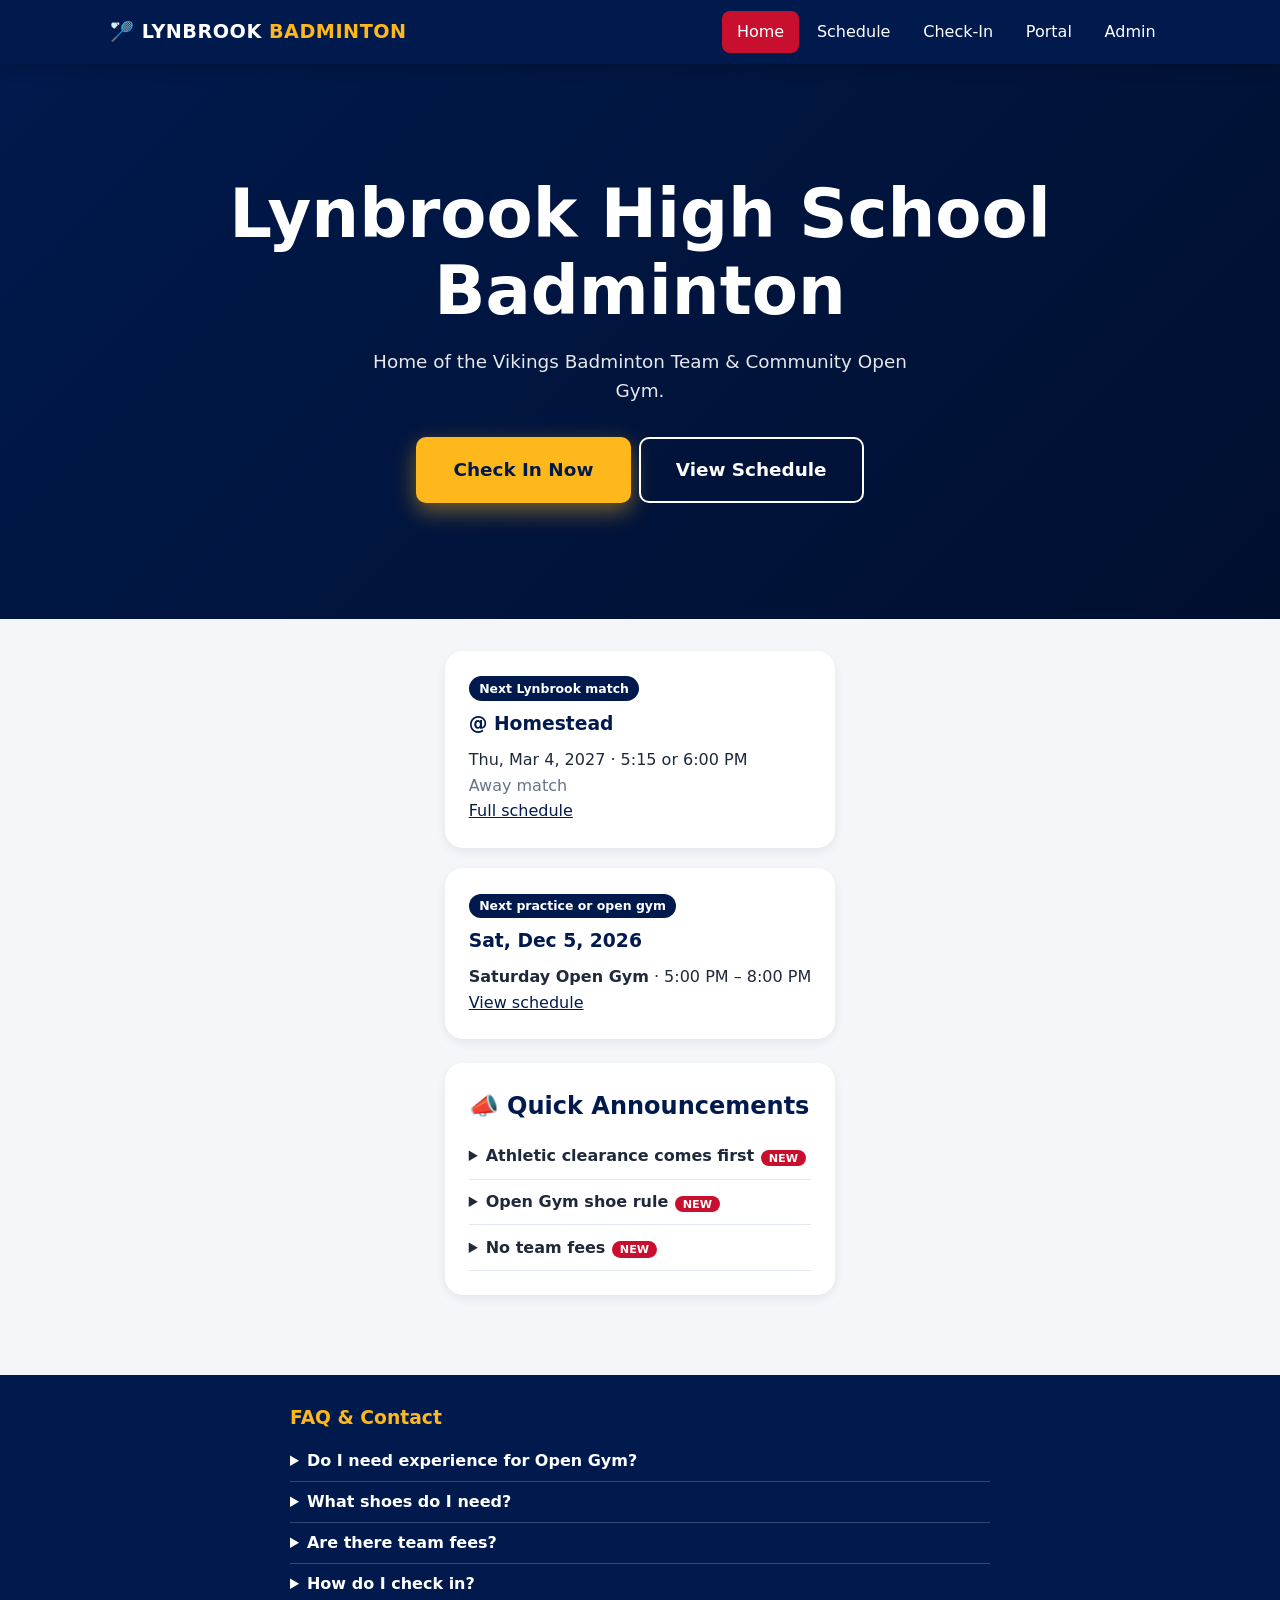
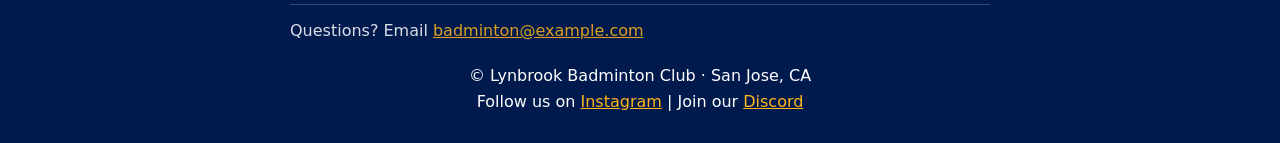
<file: Lynbrook Badminton _ Preview.html>
<!DOCTYPE html>
<html lang="en"><head><meta charset="UTF-8"><meta name="viewport" content="width=device-width,initial-scale=1,viewport-fit=cover"><title>Lynbrook Badminton | LHS Vikings</title>
<style>:root{padding-top:env(safe-area-inset-top,0px);padding-bottom:env(safe-area-inset-bottom,0px);color-scheme:light;--navy:#001A4D;--red:#C8102E;--gold:#FFB81C;--bg:#F4F6F9;--card:#fff;--text:#1E293B;--muted:#64748B;--line:#E2E8F0;box-sizing:border-box}
*,*::before,*::after{box-sizing:inherit;margin:0;padding:0}
html{scroll-behavior:smooth}
body{font:16px/1.6 'Inter',system-ui,-apple-system,'Segoe UI',Roboto,sans-serif;background:var(--bg);color:var(--text);min-height:100vh;display:flex;flex-direction:column}
main{flex:1}a{color:var(--navy)}.muted{color:var(--muted)}[hidden]{display:none!important}
:focus-visible{outline:3px solid var(--gold);outline-offset:2px}
.wrap{max-width:1100px;margin:0 auto;padding:0 1.25rem}.section{padding-top:2rem;padding-bottom:2rem}
/* header */
.site-header{background:var(--navy);position:sticky;top:env(safe-area-inset-top,0px);z-index:50;box-shadow:0 4px 14px rgba(0,0,0,.2)}
.bar{display:flex;align-items:center;justify-content:space-between;min-height:64px;gap:1rem}
.logo{color:#fff;font-weight:800;letter-spacing:.5px;text-decoration:none;font-size:1.2rem}.logo span{color:var(--gold)}
nav{display:flex;gap:.25rem}
nav a{color:#fff;text-decoration:none;padding:.5rem .9rem;border-radius:8px;font-weight:500}
nav a:hover{background:rgba(255,255,255,.14)}nav a[aria-current=page]{background:var(--red)}
.menu-btn{display:none;background:none;border:0;color:#fff;font-size:1.7rem;cursor:pointer;padding:.2rem .6rem}
/* hero */
.hero{background:linear-gradient(135deg,var(--navy),#000F2E);color:#fff;text-align:center;padding:7rem 1.25rem}
.hero h1{font-size:clamp(2.3rem,7vw,4.2rem);line-height:1.15;margin-bottom:1rem}
.hero p{max-width:560px;margin:0 auto 1.75rem;opacity:.9;font-size:1.15rem}
.page-head{background:var(--navy);color:#fff;padding:2.2rem 0;border-bottom:4px solid var(--gold)}
.page-head h1{font-size:2rem}.page-head p{opacity:.85}
.btn{display:inline-block;border:2px solid transparent;border-radius:10px;padding:.65rem 1.4rem;font:inherit;font-weight:700;text-decoration:none;cursor:pointer;margin:.25rem;transition:filter .2s,transform .1s}
.btn:hover{filter:brightness(1.1)}.btn:active{transform:scale(.97)}
.btn-red{background:var(--red);color:#fff}.btn-ghost{border-color:#fff;color:#fff}.btn-navy{background:var(--navy);color:#fff}.btn-gold{background:var(--gold);color:var(--navy)}.btn-line{border-color:var(--navy);color:var(--navy);background:none}
/* cards */
.grid{display:grid;grid-template-columns:repeat(auto-fit,minmax(min(260px,100%),1fr));gap:1.25rem}
.card{background:var(--card);border-radius:14px;padding:1.5rem;box-shadow:0 4px 10px rgba(0,32,91,.07)}
.card h2,.card h3{color:var(--navy);margin-bottom:.5rem}
.tag{display:inline-block;font-size:.78rem;font-weight:700;padding:.15rem .65rem;border-radius:99px;background:var(--navy);color:#fff;margin-bottom:.5rem}
.session.open{border-top:5px solid var(--gold)}.session.practice{border-top:5px solid var(--red)}.session.open .tag{background:var(--gold);color:var(--navy)}




.two{display:grid;grid-template-columns:1fr 1fr;gap:1.25rem}
details.ann{border-bottom:1px solid var(--line);padding:.6rem 0}details.ann summary{cursor:pointer;font-weight:600}
.new{background:var(--red);color:#fff;font-size:.7rem;padding:.1rem .5rem;border-radius:99px;margin-left:.4rem}
/* filters + tables */
.pills{display:flex;flex-wrap:wrap;gap:.5rem;margin:1rem 0}
.pill{border:2px solid var(--navy);background:#fff;color:var(--navy);border-radius:99px;padding:.4rem 1.1rem;font:inherit;font-weight:600;cursor:pointer}
.pill[aria-pressed=true]{background:var(--navy);color:#fff}
.tools{display:flex;flex-wrap:wrap;gap:.75rem;margin-bottom:1rem}
input,select{font:inherit;padding:.6rem .8rem;border:2px solid var(--line);border-radius:10px;background:#fff;width:100%}
input:focus,select:focus{border-color:var(--navy);outline:none}
.tools input{flex:2;min-width:200px}.tools select{flex:1;min-width:140px;width:auto}
.table-wrap{overflow-x:auto;background:#fff;border-radius:14px;box-shadow:0 4px 10px rgba(0,32,91,.07)}
table{width:100%;border-collapse:collapse;min-width:520px}
th,td{text-align:left;padding:.8rem 1rem;border-bottom:1px solid var(--line)}th{background:var(--navy);color:#fff}
.badge{font-size:.78rem;font-weight:700;padding:.15rem .6rem;border-radius:99px}.home{background:#DCFCE7;color:#166534}.away{background:#FEE2E2;color:#991B1B}.past{opacity:.5}
/* forms + checklist */
label{display:block;font-weight:600;margin:.9rem 0 .3rem}
.check{display:flex;gap:.8rem;align-items:flex-start;padding:.9rem 0;border-bottom:1px solid var(--line);cursor:pointer;margin:0;font-weight:500}
.check input{width:22px;height:22px;accent-color:var(--red);margin-top:.15rem;flex:none}
.check input:checked+span{text-decoration:line-through;color:var(--muted)}
.bar-track{height:14px;background:var(--line);border-radius:99px;overflow:hidden;margin:.5rem 0}
.bar-fill{height:100%;width:0;background:linear-gradient(90deg,var(--red),var(--gold));transition:width .4s}
.msg{margin-top:1rem;padding:.8rem 1rem;border-radius:10px;font-weight:600}.msg.ok{background:#DCFCE7;color:#166534}.msg.err{background:#FEE2E2;color:#991B1B}
.stat{text-align:center}.stat b{display:block;font-size:2.2rem;color:var(--red);line-height:1.2}
.bump{animation:bump .4s}@keyframes bump{50%{transform:scale(1.35)}}
.avatar{width:72px;height:72px;border-radius:50%;background:var(--navy);color:var(--gold);display:grid;place-items:center;font-size:1.6rem;font-weight:800;margin-bottom:.75rem}
.auth{max-width:440px;margin:0 auto}.tabs{display:flex;gap:.5rem;margin-bottom:.5rem}
ul.clean{list-style:none}ul.clean li{padding:.5rem 0;border-bottom:1px solid var(--line)}
#toast{position:fixed;bottom:1.5rem;left:50%;transform:translate(-50%,120px);background:var(--navy);color:#fff;padding:.8rem 1.4rem;border-radius:10px;transition:transform .3s;z-index:99}#toast.show{transform:translate(-50%,0)}
footer{background:var(--navy);color:#fff;text-align:center;padding:1.75rem 1rem;margin-top:3rem}footer a{color:var(--gold)}
@media(max-width:900px){.menu-btn{display:block}
nav{display:none;position:absolute;top:64px;left:0;right:0;background:var(--navy);flex-direction:column;padding:.5rem 1rem 1rem}nav.open{display:flex}
.two{grid-template-columns:1fr}.hero{padding:3rem 1.25rem}}
@media(prefers-reduced-motion:reduce){*{transition:none!important;animation:none!important}html{scroll-behavior:auto}}

.btn-xl{font-size:1.15rem;padding:1rem 2.2rem}.btn-gold.btn-xl{box-shadow:0 8px 22px rgba(255,184,28,.45)}
.card,.table-wrap{border-radius:18px}
.card{transition:box-shadow .25s,transform .25s}.card:hover{box-shadow:0 14px 30px rgba(0,26,77,.2);transform:translateY(-3px)}


.faq{max-width:700px;margin:0 auto 1.25rem;text-align:left}.faq h3{color:var(--gold);margin-bottom:.5rem}
.faq details{border-bottom:1px solid rgba(255,255,255,.2);padding:.45rem 0}.faq summary{cursor:pointer;font-weight:600}.faq p{opacity:.85;margin-top:.3rem}
.session.varsity{border-top:5px solid var(--red)}.session.jv{border-top:5px solid var(--navy)}.session.varsity .tag{background:var(--red)}

.badge.st-present{background:#DCFCE7;color:#166534}.badge.st-excused{background:#FEF3C7;color:#92400E}.badge.st-unexcused{background:#FEE2E2;color:#991B1B}
.inline{display:flex;gap:.5rem;align-items:center;font-weight:500;margin:.25rem 0 1rem}.inline input{width:auto}
.mini{padding:.1rem .7rem;margin:0 0 0 .5rem}table select{padding:.35rem .5rem}.stack>.card,.stack>#panel>.card{margin-bottom:1.25rem}
tr.lyn td{background:var(--navy);color:#fff;font-weight:600}tr.lyn td:first-child{box-shadow:inset 6px 0 0 var(--red)}
.vik{background:var(--red);color:#fff;padding:.1rem .65rem;border-radius:99px}
.legend{display:flex;flex-wrap:wrap;gap:.5rem 1.5rem;margin:1rem 0;font-size:.95rem}.swatch{display:inline-block;width:1.2rem;height:1.2rem;border-radius:4px;border:2px solid var(--line);vertical-align:middle;margin-right:.5rem;background:var(--card)}
.swatch.lynb{background:var(--navy);border-color:var(--navy);box-shadow:inset 5px 0 0 var(--red)}
.seg{display:flex;gap:.3rem;flex-wrap:wrap}.seg button{border:2px solid var(--line);background:var(--card);color:var(--text);border-radius:8px;padding:.25rem .65rem;font:inherit;font-size:.85rem;font-weight:600;cursor:pointer}
.seg button[aria-pressed=true].st-present{background:#16A34A;border-color:#16A34A;color:#fff}.seg button[aria-pressed=true].st-excused{background:#D97706;border-color:#D97706;color:#fff}.seg button[aria-pressed=true].st-unexcused{background:var(--red);border-color:var(--red);color:#fff}
table.matrix{min-width:780px;text-align:center}.matrix th,.matrix td{text-align:center;padding:.5rem .4rem;border:1px solid var(--line)}.matrix thead th:first-child{text-align:left}.matrix tbody th{background:var(--bg);color:var(--text);width:3.5rem}
.matrix td.me{background:var(--gold);color:var(--navy);font-weight:700}.matrix select{width:100%;margin-bottom:.25rem;padding:.3rem;font-size:.85rem}.matrix select:last-child{margin-bottom:0}
.me-card{border-left:6px solid var(--red);margin-top:1rem}.me-card p{margin:.4rem 0}
table.log{min-width:760px}.log input[type=date]{width:auto;padding:.3rem .4rem;font-size:.85rem}.log select{width:auto}
.tag.t-varsity{background:var(--red)}.tag.t-open{background:var(--gold);color:var(--navy)}
textarea{font:inherit;padding:.6rem .8rem;border:2px solid var(--line);border-radius:10px;background:var(--card);color:var(--text);width:100%;resize:vertical}textarea:focus{border-color:var(--navy);outline:none}
.row{display:flex;gap:.4rem;align-items:center}.row input{flex:1}.row .mini{margin:0}.row button[disabled]{opacity:.35;cursor:default}
.cal-bar{display:flex;align-items:center;justify-content:space-between;gap:1rem;flex-wrap:wrap;margin:1.75rem 0 .5rem}.cal-bar h3{margin:0;font-size:1.4rem}.cal-bar .mini{margin:0 0 0 .4rem;padding:.35rem .8rem}
.cal{display:grid;grid-template-columns:repeat(7,minmax(104px,1fr));min-width:730px}.cal-dow{background:var(--navy);color:#fff;font-weight:700;text-align:center;padding:.5rem 0}
.cal-day{min-height:96px;border:1px solid var(--line);padding:.3rem;display:flex;flex-direction:column;gap:.25rem}.cal-day.off{background:var(--bg);opacity:.6}.cal-day.today{box-shadow:inset 0 0 0 3px var(--gold)}
.cal-num{font-weight:700;font-size:.85rem;color:var(--muted)}.cal-day.today .cal-num{color:var(--red)}
.chip{display:block;font-size:.72rem;font-weight:700;line-height:1.25;padding:.15rem .4rem;border-radius:6px;color:#fff;overflow-wrap:anywhere}
.chip.t-varsity{background:var(--red)}.chip.t-jv{background:#3B5BA9}.chip.t-open{background:var(--gold);color:var(--navy)}.chip.match{background:var(--navy);box-shadow:inset 4px 0 0 var(--red);padding-left:.6rem}.chip.chg{outline:2px solid var(--gold);outline-offset:1px}.chip.x{text-decoration:line-through;opacity:.6}
#panel .card{margin-bottom:1.25rem}.tabs{flex-wrap:wrap}.subtabs{margin:0 0 1rem}
#view{flex:1;display:flex;flex-direction:column}html{scroll-padding-top:calc(env(safe-area-inset-top,0px) + 72px)}body::before{content:'';position:fixed;inset:0 0 auto;height:env(safe-area-inset-top,0px);background:var(--navy);z-index:60}
@media(prefers-color-scheme:dark){:root:not([data-theme="light"]){--bg:#0B1220;--card:#131C2E;--text:#E5EAF2;--muted:#94A3B8;--line:#25324A;color-scheme:dark}:root:not([data-theme="light"]) .card h2,:root:not([data-theme="light"]) .card h3{color:var(--gold)}:root:not([data-theme="light"]) a{color:var(--gold)}:root:not([data-theme="light"]) .pill{background:var(--card);color:#fff;border-color:#fff}:root:not([data-theme="light"]) .pill[aria-pressed=true]{background:var(--gold);color:var(--navy);border-color:var(--gold)}:root:not([data-theme="light"]) .btn-line{color:#fff;border-color:#fff}:root:not([data-theme="light"]) input,:root:not([data-theme="light"]) select,:root:not([data-theme="light"]) textarea{background:var(--card);color:var(--text)}:root:not([data-theme="light"]) .table-wrap{background:var(--card)}:root:not([data-theme="light"]) .matrix td.me{color:var(--navy)}}:root[data-theme="dark"]{--bg:#0B1220;--card:#131C2E;--text:#E5EAF2;--muted:#94A3B8;--line:#25324A;color-scheme:dark}:root[data-theme="dark"] .card h2,:root[data-theme="dark"] .card h3{color:var(--gold)}:root[data-theme="dark"] a{color:var(--gold)}:root[data-theme="dark"] .pill{background:var(--card);color:#fff;border-color:#fff}:root[data-theme="dark"] .pill[aria-pressed=true]{background:var(--gold);color:var(--navy);border-color:var(--gold)}:root[data-theme="dark"] .btn-line{color:#fff;border-color:#fff}:root[data-theme="dark"] input,:root[data-theme="dark"] select,:root[data-theme="dark"] textarea{background:var(--card);color:var(--text)}:root[data-theme="dark"] .table-wrap{background:var(--card)}:root[data-theme="dark"] .matrix td.me{color:var(--navy)}</style></head>
<body><div id="site-header"></div><div id="view"></div><div id="site-footer"></div>
<script>(() => {
'use strict';
let cur = 'home';
const $ = (s, r = document) => r.querySelector(s), $$ = (s, r = document) => [...r.querySelectorAll(s)];
const esc = s => String(s ?? '').replace(/[&<>"']/g, c => ({'&':'&amp;','<':'&lt;','>':'&gt;','"':'&quot;',"'":'&#39;'}[c]));
const store = {
  get(k, d) { try { const v = localStorage.getItem('lhsb:' + k); return v ? JSON.parse(v) : d; } catch { return d; } },
  set(k, v) { try { localStorage.setItem('lhsb:' + k, JSON.stringify(v)); } catch {} },
  del(k) { try { localStorage.removeItem('lhsb:' + k); } catch {} }
};
const iso = d => new Date(d.getTime() - d.getTimezoneOffset() * 6e4).toISOString().slice(0, 10);
const today = () => iso(new Date());
const addDays = (s, n) => { const d = new Date(s + 'T00:00'); d.setDate(d.getDate() + n); return iso(d); };
const dayOf = s => new Date(s + 'T00:00').getDay();
const DOW = ['Sun', 'Mon', 'Tue', 'Wed', 'Thu', 'Fri', 'Sat'], DOW_FULL = ['Sunday', 'Monday', 'Tuesday', 'Wednesday', 'Thursday', 'Friday', 'Saturday'];
const fmt = s => new Date(s + 'T00:00').toLocaleDateString('en-US', { weekday: 'short', month: 'short', day: 'numeric', year: 'numeric' });
const shortD = s => +s.slice(5, 7) + '/' + +s.slice(8);
const fmtT = t => { if (!t) return ''; const [h, m] = t.split(':').map(Number); return ((h % 12) || 12) + ':' + String(m).padStart(2, '0') + ' ' + (h < 12 ? 'AM' : 'PM'); };
const TYPES = ['varsity', 'jv', 'open'];
const TYPE = { varsity: 'Varsity Practice', jv: 'JV Practice', open: 'Saturday Open Gym', practice: 'Practice (older entries)' };
const STATUS = { present: 'Present', excused: 'Excused Absent', unexcused: 'Unexcused Absent' };
const SHORT = { present: 'Present', excused: 'Excused', unexcused: 'Unexcused' };
const st = r => r.status || 'present';
const badge = r => `<span class="badge st-${st(r)}">${STATUS[st(r)]}</span>`;
const sameId = (a, b) => String(a ?? '').trim().toLowerCase() === String(b ?? '').trim().toLowerCase();
const splitName = s => { const [f, ...r] = String(s || '').trim().split(/\s+/); return [f || '', r.join(' ')]; };
const fullName = p => `${p.first || ''} ${p.last || ''}`.trim();

/* ---------- data (edit these) ---------- */
const ADMIN_CODE = 'viking2026'; // CHANGE THIS
const DONATE_URL = '';           // paste your team donation link (Venmo, PayPal, booster club page...) to show a Donate button
const PAGES = [['#home','Home'],['#schedule','Schedule'],['#attendance','Check-In'],['#portal','Portal'],['#admin','Admin']];
// Default weekly schedule. Day numbers: 0 = Sun ... 6 = Sat; 24-hour times. Only Saturday Open Gym is scheduled by default.
// Varsity and JV practices appear only when a coach adds them in the Admin page (their times below just pre-fill the form).
const DEFAULT_TIMES = { varsity: ['16:00', '18:00'], jv: ['18:00', '20:00'], open: ['17:00', '20:00'] };
const DEFAULT_DAYS = { varsity: [], jv: [], open: [6] };
// Master roster starting list. Leave empty and add players in the Admin page, or paste them here:
// { id:'123456', first:'First', last:'Last', gender:'Male', division:'Varsity', grade:'11' }
const ROSTER_SEED = [];
// Line-up sheet: event code -> [label, players per slot, gender for each player]. POS = ranks per event (1-3 only).
const LINE = { BS:['Boys Singles',1,['Male']], GS:['Girls Singles',1,['Female']], BD:['Boys Doubles',2,['Male','Male']], GD:['Girls Doubles',2,['Female','Female']], MXD:['Mixed Doubles',2,['Male','Female']] };
const POS = 3, BLOCKS = { V:'Varsity', J:'JV' };
const code = (b, n) => (b === 'V' ? 'V' : 'JV') + n;
// Official SCVAL De Anza Division badminton schedule, 2026-27 (posted 7/21/26). Format: AWAY@HOME
const TEAMS = { C:'Cupertino', G:'Gunn', H:'Homestead', L:'Lynbrook', M:'Milpitas', V:'Monta Vista', P:'Palo Alto', W:'Wilcox' };
const DAYS = {
  '2027-03-02':'V@G P@W',          '2027-03-04':'C@W P@V M@G L@H', '2027-03-09':'V@C W@M H@P G@L',
  '2027-03-11':'C@M V@H L@W P@G',  '2027-03-16':'H@C M@L G@V W@P', '2027-03-18':'C@L H@G P@M V@W',
  '2027-03-23':'G@C L@P W@H M@V',  '2027-03-25':'C@P G@W V@L H@M', '2027-03-30':'W@C V@P G@M H@L',
  '2027-04-01':'C@V M@W P@H L@G',  '2027-04-06':'C@H L@M',         '2027-04-08':'M@C H@V W@L',
  '2027-04-15':'G@P',              '2027-04-20':'L@C G@H M@P W@V', '2027-04-22':'C@G P@L H@W V@M',
  '2027-04-27':'P@C W@G L@V M@H'
};
const EVENTS = [
  { date:'2027-04-29', time:'1:00 PM', text:'League play @ Fremont' },
  { date:'2027-04-30', time:'1:00 PM', text:'League play @ Fremont' },
  { date:'2027-05-01', time:'9:00 AM', text:'League Finals @ Fremont' }
];
const DEFAULT_MATCHES = [
  ...Object.entries(DAYS).flatMap(([date, s]) => s.split(' ').map(x => { const [a, h] = x.split('@'); return { date, time: '5:15 or 6:00 PM', away: TEAMS[a], home: TEAMS[h] }; })),
  ...EVENTS
].sort((a, b) => a.date.localeCompare(b.date)).map((m, i) => ({ id: 'm' + i, ...m }));
const isLyn = m => m.away === 'Lynbrook' || m.home === 'Lynbrook';
const opp = m => m.home === 'Lynbrook' ? m.away : m.home;
const matchLabel = m => `${opp(m)} – ${shortD(m.date)} (${m.home === 'Lynbrook' ? 'Home' : 'Away'})`;
const CLEAR = [
  { id:'online', label:'Complete Athletic Clearance online' },
  { id:'physical', label:'Upload doctor’s physical form' },
  { id:'gear', label:'Racket, non-marking shoes & water bottle' }
];
const ANN = [
  { id:'a1', t:'Athletic clearance comes first', b:'You can’t join team practice until your online clearance and physical form are approved.' },
  { id:'a2', t:'Open Gym shoe rule', b:'Non-marking indoor shoes are required for entry.' },
  { id:'a4', t:'No team fees', b:'There are no required dues. Optional donations help cover shuttlecocks and equipment.' }
];
// Sample data for testing (Admin > Load sample players, or Portal > Try demo account)
const SAMPLE = [
  ['100001','Aarav','Patel','Male','Varsity','12'],['100002','Maya','Chen','Female','Varsity','11'],['100003','Ethan','Wu','Male','Varsity','12'],['100004','Rohan','Iyer','Male','Varsity','11'],
  ['100005','Kevin','Tran','Male','Varsity','10'],['100006','Lily','Zhang','Female','Varsity','12'],['100007','Sophia','Nguyen','Female','Varsity','10'],['100008','Emma','Kim','Female','Varsity','11'],
  ['100009','Daniel','Park','Male','JV','10'],['100010','Jason','Lin','Male','JV','9'],['100011','Priya','Shah','Female','JV','10'],['100012','Chloe','Wang','Female','JV','9'],
  ['100013','Nikhil','Rao','Male','JV','9'],['100014','Andrew','Ho','Male','JV','10'],['100015','Grace','Liu','Female','JV','9'],['100016','Isabella','Cho','Female','JV','10']
].map(([id, first, last, gender, division, grade]) => ({ id, first, last, gender, division, grade }));
const DEMO_LU = { V: { BS1:['100004'], GS1:['100002'], BD1:['100001','100003'], BS2:['100005'], GD2:['100006','100007'], GS3:['100008'] },
                  J: { BS1:['100010'], GS1:['100011'], BD1:['100009','100010'], BS2:['100013'], GD2:['100012','100015'], MXD3:['100014','100016'] } };

/* ---------- state helpers ---------- */
const normP = p => { const q = p.first !== undefined ? p : (([first, last]) => ({ ...p, first, last }))(splitName(p.name)); return { gender: '', ...q }; }; // upgrades older saved players
const roster = () => store.get('roster', ROSTER_SEED).map(normP);
const player = id => roster().find(p => sameId(p.id, id));
const users = () => store.get('users', {});
const me = () => users()[store.get('session', null)] || null;
const nameOf = u => { const p = player(u.id); return p ? fullName(p) : (u.name || String(u.id)); };
const firstOf = u => player(u.id)?.first || splitName(u.name || u.id)[0];
const newRid = () => 'r' + Date.now().toString(36) + Math.random().toString(36).slice(2, 7);
const records = () => { const r = store.get('attendance', []); let ch = false; r.forEach((x, i) => { if (!x.rid) { x.rid = 'r' + x.ts + '_' + i; ch = true; } }); if (ch) store.set('attendance', r); return r; };
const rName = r => r.first !== undefined ? [r.first, r.last || ''] : splitName(r.who); // older records only have "who"
const overrides = () => store.get('overrides', []);
const lineups = () => store.get('lineups', {});
const matches = () => store.get('matches', DEFAULT_MATCHES).slice().sort((a, b) => a.date.localeCompare(b.date)); // editable in Admin > Schedule > League matches
const byName = (a, b) => (a.last + ' ' + a.first).localeCompare(b.last + ' ' + b.first);
const recOf = (r, p) => r.id ? sameId(r.id, p.id) : String(r.who || '').toLowerCase() === fullName(p).toLowerCase();
const isMine = (u, r) => recOf(r, player(u.id) || { id: u.id, first: u.name || '', last: '' });
const mine = u => records().filter(r => isMine(u, r));
const clearOf = id => store.get('clear:' + id, {});
const checklist = () => store.get('checklist', CLEAR.map(c => ({ ...c })));
const announcements = () => store.get('announcements', ANN.map(a => ({ ...a })));
const donateHTML = () => DONATE_URL ? `<a class="btn btn-gold" href="${esc(DONATE_URL)}" target="_blank" rel="noopener" style="margin:0">Donate (optional)</a>` : '<span class="muted">Donation link coming soon. Ask your coach.</span>';

/* ---------- practice schedule: defaults + per-date overrides ---------- */
const defTimes = (t, date) => DEFAULT_DAYS[t].includes(dayOf(date)) ? DEFAULT_TIMES[t] : null;
function sessionsOn(date) {
  const ov = overrides().filter(o => o.date === date);
  return TYPES.flatMap(t => { const def = defTimes(t, date), o = ov.find(x => x.type === t);
    if (!def && !o) return [];
    const start = o ? o.start : def[0], end = o ? o.end : def[1];
    return [{ type: t, date, start, end, note: o?.note || '', cancelled: !!o?.cancelled, changed: !!o && !!def && (!!o.cancelled || start !== def[0] || end !== def[1]) }]; })
    .sort((a, b) => a.start.localeCompare(b.start));
}
const daysLabel = a => a.length === 1 ? DOW_FULL[a[0]] + 's' : a.length > 2 && a[a.length - 1] - a[0] === a.length - 1 ? DOW[a[0]] + '–' + DOW[a[a.length - 1]] : a.map(d => DOW[d]).join(', ');
const sessionLine = (date, t) => { if (!date) return ''; const s = sessionsOn(date).find(x => x.type === t);
  return !s ? `No ${TYPE[t]} is scheduled on this date.` : s.cancelled ? `${TYPE[t]} is cancelled on this date.` : `${TYPE[t]} · ${fmtT(s.start)} – ${fmtT(s.end)}${s.changed ? ' (time changed)' : ''}`; };

function toast(msg) {
  let t = $('#toast');
  if (!t) { t = document.createElement('div'); t.id = 'toast'; t.setAttribute('role', 'status'); document.body.append(t); }
  t.textContent = msg; t.classList.add('show');
  clearTimeout(toast.t); toast.t = setTimeout(() => t.classList.remove('show'), 2600);
}
// show "First Last" under an ID box as the player types
function idLookup(input, note, firstEl, lastEl, extra) {
  const run = () => { const v = input.value.trim(), p = v && player(v);
    if (firstEl) firstEl.value = p ? p.first : ''; if (lastEl) lastEl.value = p ? p.last : ''; if (extra) extra(p);
    note.textContent = !v ? '' : p ? `✓ ${fullName(p)}` : roster().length ? 'No player with that ID. Check the number or ask your coach.' : 'The team roster is empty. Ask your coach to add players.'; return p; };
  input.oninput = run; return run;
}

/* ---------- line-up helpers ---------- */
function setSlot(date, b, k, j, val) {
  const all = lineups(); all[date] = all[date] || {}; all[date][b] = all[date][b] || {};
  const arr = [...(all[date][b][k] || [])]; arr[j] = val; for (let i = 0; i < arr.length; i++) arr[i] = arr[i] || '';
  if (arr[0] && arr[1] && sameId(arr[0], arr[1])) return false;
  if (arr.every(x => !x)) delete all[date][b][k]; else all[date][b][k] = arr;
  store.set('lineups', all); return true;
}
function matrix(date, b, o = {}) {
  const lu = (lineups()[date] || {})[b] || {}, cats = Object.keys(LINE), ro = roster().sort(byName), dv = BLOCKS[b];
  // dropdown: players who fit the slot (division + gender) first, then everyone else
  const opts = (sel, g) => { const mk = p => `<option value="${esc(p.id)}"${sameId(p.id, sel) ? ' selected' : ''}>${esc(fullName(p))}</option>`, fit = p => p.division === dv && p.gender === g;
    const a = ro.filter(fit), z = ro.filter(p => !fit(p));
    return '<option value="">—</option>' + (a.length ? `<optgroup label="${dv} ${g === 'Male' ? 'boys' : 'girls'}">${a.map(mk).join('')}</optgroup>` : '') + (z.length ? `<optgroup label="${a.length ? 'Other players' : 'All players'}">${z.map(mk).join('')}</optgroup>` : ''); };
  let h = `<div class="table-wrap"><table class="matrix"><thead><tr><th>${dv}</th>${cats.map(c => `<th title="${LINE[c][0]}">${c}</th>`).join('')}</tr></thead><tbody>`;
  for (let n = 1; n <= POS; n++) h += `<tr><th scope="row">${code(b, n)}</th>` + cats.map(c => { const k = c + n, ids = (lu[k] || []).filter(Boolean), raw = lu[k] || [];
    const body = o.edit ? Array.from({ length: LINE[c][1] }, (_, j) => `<select data-k="${k}" data-j="${j}" aria-label="${dv} ${k} player ${j + 1}">${opts(raw[j], LINE[c][2][j])}</select>`).join('')
      : ids.length ? esc(ids.map(i => { const p = player(i); return p ? fullName(p) : i; }).join(' / ')) : '<span class="muted">—</span>';
    return `<td class="${o.me && ids.some(i => sameId(i, o.me)) ? 'me' : ''}">${body}</td>`; }).join('') + '</tr>';
  return h + '</tbody></table></div>';
}
function mySlots(date, id) {
  return Object.keys(BLOCKS).flatMap(b => Object.entries((lineups()[date] || {})[b] || {}).filter(([, ids]) => ids.some(i => sameId(i, id)))
    .map(([k, ids]) => { const [, cat, n] = k.match(/^([A-Z]+)(\d+)$/); return { b, k, cat, n: +n, partner: ids.filter(i => i && !sameId(i, id)).map(i => { const p = player(i); return p ? fullName(p) : i; }) }; }))
    .filter(s => LINE[s.cat] && s.n <= POS).sort((x, y) => x.b.localeCompare(y.b) * -1 || x.n - y.n);
}

/* ---------- shared header / footer ---------- */
function layout() {
  const page = '#' + cur, u = me();
  $('#site-header').innerHTML = `<header class="site-header"><div class="wrap bar">
    <a class="logo" href="#home">🏸 LYNBROOK <span>BADMINTON</span></a>
    <button class="menu-btn" aria-label="Toggle menu" aria-expanded="false" aria-controls="nav">☰</button>
    <nav id="nav" aria-label="Main">${PAGES.map(([h, t]) =>
      `<a href="${h}"${h === page ? ' aria-current="page"' : ''}>${h === '#portal' && u ? 'My Portal' : t}</a>`).join('')}</nav></div></header>`;
  const btn = $('.menu-btn'), nav = $('#nav');
  btn.onclick = () => btn.setAttribute('aria-expanded', nav.classList.toggle('open'));
  nav.onclick = e => { if (e.target.closest('a')) { nav.classList.remove('open'); btn.setAttribute('aria-expanded', 'false'); } };
  $('#site-footer').innerHTML = `<footer><div class="wrap"><div class="faq"><h3>FAQ &amp; Contact</h3>
    <details><summary>Do I need experience for Open Gym?</summary><p>No. All skill levels are welcome.</p></details>
    <details><summary>What shoes do I need?</summary><p>Non-marking indoor shoes are required.</p></details>
    <details><summary>Are there team fees?</summary><p>No. Donations for shuttlecocks and equipment are optional.</p></details>
    <details><summary>How do I check in?</summary><p>Open the Check-In page and enter your Student ID. Your details fill in automatically. Pick the session you attended and tap Check In. Your coach can fix any mistakes.</p></details>
    <p style="margin-top:.8rem">Questions? Email <a href="mailto:badminton@example.com">badminton@example.com</a></p></div>
    <p>&copy; Lynbrook Badminton Club · San Jose, CA</p><p>Follow us on <a href="#">Instagram</a> | Join our <a href="#">Discord</a></p></div></footer>`;
}

/* ---------- home ---------- */
function home() {
  const t = today(), nm = matches().find(m => m.date >= t && isLyn(m)), nowT = new Date().toTimeString().slice(0, 5); let nd = null;
  for (let i = 0; i < 30 && !nd; i++) { const d = addDays(t, i), ss = sessionsOn(d).filter(s => !s.cancelled && (i > 0 || s.end > nowT)); if (ss.length) nd = { d, ss }; }
  $('#next').innerHTML = `<div class="card"><span class="tag">Next Lynbrook match</span>${nm
    ? `<h3>${nm.home === 'Lynbrook' ? 'vs ' : '@ '}${esc(opp(nm))}</h3><p>${fmt(nm.date)} · ${nm.time}</p><p class="muted">${nm.home === 'Lynbrook' ? 'Home match' : 'Away match'}</p>`
    : '<h3>Season complete</h3>'}<a href="#schedule">Full schedule</a></div>
    <div class="card"><span class="tag">Next practice or open gym</span>${nd
    ? `<h3>${fmt(nd.d)}</h3>${nd.ss.map(s => `<p><strong>${TYPE[s.type]}</strong> · ${fmtT(s.start)} – ${fmtT(s.end)}${s.changed ? ' <span class="badge st-excused">changed</span>' : ''}</p>`).join('')}`
    : '<h3>Nothing scheduled yet</h3><p class="muted">Your coach will post practices here.</p>'}<a href="#schedule">View schedule</a></div>`;
  const read = store.get('read', []), an = announcements();
  $('#ann').innerHTML = an.length ? an.map(a => `<details class="ann" data-id="${a.id}"><summary>${esc(a.t)}${read.includes(a.id) ? '' : '<span class="new">NEW</span>'}</summary><p class="muted">${esc(a.b)}</p></details>`).join('') : '<p class="muted">No announcements right now.</p>';
  $$('#ann details').forEach(d => d.ontoggle = () => { if (!d.open) return;
    const r = store.get('read', []); if (!r.includes(d.dataset.id)) store.set('read', [...r, d.dataset.id]); $('.new', d)?.remove(); });
}

/* ---------- schedule ---------- */
function schedule() {
  $('#defaults').innerHTML = TYPES.filter(t => DEFAULT_DAYS[t].length).map(t => `<article class="card session ${t}"><span class="tag t-${t}">${TYPE[t]}</span><h3>${daysLabel(DEFAULT_DAYS[t])}</h3><p>${fmtT(DEFAULT_TIMES[t][0])} – ${fmtT(DEFAULT_TIMES[t][1])}</p></article>`).join('');
  let f = 'all', view = today().slice(0, 7);
  const hm = t => { const [h, m] = t.split(':').map(Number); return ((h % 12) || 12) + (m ? ':' + String(m).padStart(2, '0') : ''); }, ap = t => +t.slice(0, 2) < 12 ? 'AM' : 'PM';
  const rng = (s, e) => `${hm(s)}${ap(s) === ap(e) ? '' : ' ' + ap(s)}–${hm(e)} ${ap(e)}`, SH = { varsity: 'Varsity', jv: 'JV', open: 'Open Gym' };
  const drawCal = () => { const [y, m] = view.split('-').map(Number), lead = new Date(y, m - 1, 1).getDay(), n = new Date(y, m, 0).getDate(), total = Math.ceil((lead + n) / 7) * 7, notes = []; let cells = '';
    for (let i = 0; i < total; i++) { const day = i - lead + 1;
      if (day < 1 || day > n) { cells += '<div class="cal-day off"></div>'; continue; }
      const date = `${view}-${String(day).padStart(2, '0')}`;
      const chips = (f === 'match' ? [] : sessionsOn(date).filter(s => f === 'all' || s.type === f)).map(s => { if (s.note) notes.push(`${fmt(date)} · ${SH[s.type]}: ${s.note}`);
          return `<span class="chip t-${s.type}${s.cancelled ? ' x' : ''}${s.changed && !s.cancelled ? ' chg' : ''}" title="${esc(TYPE[s.type] + (s.cancelled ? ' (cancelled)' : '') + (s.note ? ' – ' + s.note : ''))}">${SH[s.type]} ${s.cancelled ? 'cancelled' : rng(s.start, s.end)}</span>`; })
        .concat(f === 'all' || f === 'match' ? matches().filter(x => x.date === date && isLyn(x)).map(x => `<span class="chip match" title="Lynbrook match · ${x.time}">${x.home === 'Lynbrook' ? 'vs' : '@'} ${esc(opp(x))}</span>`) : []);
      cells += `<div class="cal-day${date === today() ? ' today' : ''}"><span class="cal-num">${day}</span>${chips.join('')}</div>`; }
    $('#cal-title').textContent = new Date(y, m - 1, 1).toLocaleDateString('en-US', { month: 'long', year: 'numeric' });
    $('#cal-grid').innerHTML = DOW.map(d => `<div class="cal-dow">${d}</div>`).join('') + cells;
    $('#cal-notes').innerHTML = notes.map(x => `<li class="muted">${esc(x)}</li>`).join(''); };
  const shift = k => { const [y, m] = view.split('-').map(Number), d = new Date(y, m - 1 + k, 1); view = `${d.getFullYear()}-${String(d.getMonth() + 1).padStart(2, '0')}`; drawCal(); };
  $('#cal-prev').onclick = () => shift(-1); $('#cal-next').onclick = () => shift(1); $('#cal-today').onclick = () => { view = today().slice(0, 7); drawCal(); };
  $$('[data-filter]').forEach(b => b.onclick = () => { f = b.dataset.filter; $$('[data-filter]').forEach(x => x.setAttribute('aria-pressed', x === b)); drawCal(); });
  drawCal();
  const q = $('#q'), lf = $('#lf'), body = $('#matches'), team = t => t === 'Lynbrook' ? '<span class="vik">Lynbrook</span>' : esc(t);
  const drawM = () => { const s = q.value.trim().toLowerCase(), l = lf.value;
    const rows = matches().filter(m => (l === 'all' || (l === 'lyn' && isLyn(m)) || (l === 'home' && m.home === 'Lynbrook') || (l === 'away' && m.away === 'Lynbrook'))
      && (!s || `${m.away || ''} ${m.home || ''} ${m.text || ''} ${fmt(m.date)}`.toLowerCase().includes(s)));
    body.innerHTML = rows.length ? rows.map(m => `<tr class="${isLyn(m) ? 'lyn' : ''}${m.date < today() ? ' past' : ''}"><td>${fmt(m.date)}</td><td>${m.time}</td>${m.text ? `<td colspan="2"><strong>${m.text}</strong></td>` : `<td>${team(m.away)}</td><td>${team(m.home)}</td>`}</tr>`).join('')
      : '<tr><td colspan="4">No matches found.</td></tr>'; };
  q.oninput = lf.onchange = drawM; drawM();
}

/* ---------- attendance (ID-based check-in, tagged with the session attended) ---------- */
function attendance() {
  const date = $('#date'), who = $('#who'), type = $('#type'), fb = $('#feedback'); date.value = date.max = today(); let manual = false;
  const suggest = p => dayOf(date.value) === 6 ? 'open' : p && p.division === 'JV' ? 'jv' : 'varsity';
  const hint = () => { $('#sess-note').textContent = sessionLine(date.value, type.value); };
  const lookup = idLookup(who, $('#idnote'), $('#pfirst'), $('#plast'), p => { $('#pgender').value = p?.gender || ''; $('#pdiv').value = p ? p.division : ''; if (!manual) type.value = suggest(p); hint(); });
  type.onchange = () => { manual = true; hint(); };
  date.onchange = () => { if (!manual) type.value = suggest(player(who.value.trim())); hint(); };
  const u = me(); if (u) who.value = u.id; lookup();
  $('#checkin').onsubmit = e => { e.preventDefault();
    const p = lookup(), t = type.value, d = date.value, r = records();
    const msg = (m, c) => { fb.className = 'msg ' + c; fb.textContent = m; };
    if (!who.value.trim() || !d) return msg('Enter your Student ID and pick a date.', 'err');
    if (!p) return msg('That Student ID isn’t on the team roster. Check the number or ask your coach.', 'err');
    const dup = r.find(x => x.date === d && x.type === t && recOf(x, p));
    if (dup) return msg(`${fullName(p)} is already on the ${TYPE[t]} list for ${fmt(d)} as ${STATUS[st(dup)]}. See your coach to change it.`, 'err');
    r.push({ rid: newRid(), id: p.id, first: p.first, last: p.last, who: fullName(p), div: p.division, date: d, type: t, status: 'present', ts: Date.now() }); store.set('attendance', r);
    msg(`✅ Checked in! ${fullName(p)} (${p.division}) · ${TYPE[t]} · ${fmt(d)}`, 'ok'); manual = false; if (!u) { who.value = ''; lookup(); }
  };
}

/* ---------- portal ---------- */
function portal() {
  const auth = $('#auth'), dash = $('#dash'), msg = $('#auth-msg'); let tab = 'dash';
  const err = t => msg.innerHTML = `<p class="msg err">${esc(t)}</p>`;
  const login = id => { store.set('session', id); tab = 'dash'; layout(); show(); };
  const show = () => { const u = me(); auth.hidden = !!u; dash.hidden = !u; if (u) render(u); };
  idLookup($('#li-id'), $('#li-note'))(); idLookup($('#rg-id'), $('#rg-note'), $('#rg-first'), $('#rg-last'))();
  $$('[data-tab]').forEach(b => b.onclick = () => { $$('[data-tab]').forEach(x => x.setAttribute('aria-pressed', x === b));
    $('#login-form').hidden = b.dataset.tab !== 'login'; $('#reg-form').hidden = b.dataset.tab !== 'reg'; msg.innerHTML = ''; });
  $('#login-form').onsubmit = e => { e.preventDefault();
    const id = $('#li-id').value.trim().toLowerCase(), u = users()[id];
    u && u.pw === btoa($('#li-pw').value) ? login(id) : err('Student ID or password is incorrect.'); };
  $('#reg-form').onsubmit = e => { e.preventDefault();
    const p = player($('#rg-id').value.trim()), pw = $('#rg-pw').value, all = users();
    if (!p) return err('That Student ID isn’t on the team roster. Ask your coach to add you.');
    if (pw.length < 4) return err('Password needs 4+ characters.');
    const key = String(p.id).toLowerCase(); if (all[key]) return err('That Student ID is already registered. Try logging in.');
    all[key] = { id: p.id, pw: btoa(pw), joined: today(), style: '' }; store.set('users', all); login(key); toast('Welcome, ' + p.first + '!'); };
  $('#demo').onclick = () => {
    if (!roster().length) store.set('roster', SAMPLE); else if (!player('100001')) store.set('roster', [...roster(), SAMPLE[0]]);
    const all = users(); if (!all['100001']) { all['100001'] = { id: '100001', pw: btoa('demo'), joined: iso(new Date(Date.now() - 21 * 864e5)), style: 'Doubles' }; store.set('users', all); }
    const r = records();
    if (!r.some(x => sameId(x.id, '100001'))) { const d = new Date(Date.now() - 21 * 864e5), S = ['present', 'present', 'unexcused', 'present', 'excused', 'present']; let i = 0;
      const base = { id: '100001', first: 'Aarav', last: 'Patel', who: 'Aarav Patel', div: 'Varsity', ts: Date.now() };
      for (; iso(d) < today(); d.setDate(d.getDate() + 1)) if ([1, 3, 5].includes(d.getDay())) r.push({ ...base, date: iso(d), type: 'varsity', status: S[i++ % S.length] });
      const sat = new Date(); sat.setDate(sat.getDate() - ((sat.getDay() + 1) % 7 || 7)); r.push({ ...base, date: iso(sat), type: 'open', status: 'present' });
      store.set('attendance', r); store.set('clear:100001', { online: 1, physical: 1 }); }
    const nm = matches().find(m => isLyn(m) && m.date >= today()), lu = lineups();
    if (nm && !lu[nm.date] && player('100004')) { lu[nm.date] = DEMO_LU; store.set('lineups', lu); }
    login('100001'); };
  function render(u) {
    const att = mine(u).sort((a, b) => b.date.localeCompare(a.date) || b.ts - a.ts), pl = player(u.id) || {}, nm = nameOf(u);
    const items = checklist(), cl = clearOf(u.id), n = items.filter(c => cl[c.id]).length, pct = items.length ? Math.round(n / items.length * 100) : 0, don = store.get('donated:' + u.id, false);
    const lyn = matches().filter(isLyn), up = lyn.filter(m => m.date >= today()), list = up.length ? up : lyn, nx = list[0], ns = nx ? mySlots(nx.date, u.id) : [];
    dash.innerHTML = `<h2 style="margin-bottom:1rem">Welcome back, ${esc(firstOf(u))} 👋</h2>
    <div class="tabs" role="group" aria-label="Portal sections" style="margin-bottom:1.25rem"><button class="pill" data-pt="dash" aria-pressed="${tab === 'dash'}">Dashboard</button><button class="pill" data-pt="clear" aria-pressed="${tab === 'clear'}">Clearance</button></div>
    <div id="pt-dash"${tab === 'dash' ? '' : ' hidden'}>
    <div class="grid" style="margin-bottom:1.25rem">
      <div class="card stat"><b>${items.length ? (n === items.length ? 'Cleared' : n + '/' + items.length) : '—'}</b>Clearance<br><button class="btn btn-line mini" data-pt="clear" style="margin:.4rem 0 0">Open checklist</button></div>
      <div class="card stat"><b>${don ? 'Thank you 💛' : 'Optional'}</b>Team donation<br><small class="muted">no fees required · shuttlecocks &amp; equipment</small><br>${donateHTML()}<br><button class="btn btn-line mini" id="don" style="margin:.4rem 0 0">${don ? 'Undo' : 'I donated'}</button></div>
      <div class="card stat"><b>${ns.length ? ns.map(s => code(s.b, s.n) + ' ' + s.cat).join(', ') : 'TBD'}</b>Your Next Game Position<br><small class="muted">${nx ? (ns.length ? (nx.home === 'Lynbrook' ? 'vs ' : '@ ') + esc(opp(nx)) + ' · ' + shortD(nx.date) : 'not in the line-up yet') : 'season complete'}</small></div></div>
    <div class="two"><div class="card"><div class="avatar">${esc(((pl.first || nm)[0] || '') + ((pl.last || '')[0] || ''))}</div>
      <h3>${esc(nm)}</h3><p class="muted">ID ${esc(u.id)} · ${esc(pl.division || 'Not on roster')}${pl.gender ? ' · ' + esc(pl.gender) : ''}${pl.grade ? ' · Grade ' + esc(pl.grade) : ''}</p>
      <p class="muted">First name: <strong>${esc(pl.first || nm)}</strong> · Last name: <strong>${esc(pl.last || '')}</strong></p>
      <label for="style">Play style</label><select id="style"><option value="">Select</option>${['Singles', 'Doubles', 'Mixed'].map(x => `<option${x === u.style ? ' selected' : ''}>${x}</option>`).join('')}</select>
      <button class="btn btn-navy" id="save" style="margin-top:1rem">Save profile</button><button class="btn btn-line" id="logout">Log out</button></div>
      <div class="card"><h3>My attendance</h3><ul class="clean">${att.slice(0, 8).map(r => `<li>${TYPE[r.type]} ${badge(r)}<br><span class="muted">${fmt(r.date)}</span></li>`).join('') || '<li class="muted">No check-ins yet. <a href="#attendance">Check in</a></li>'}</ul></div></div>
    <h2 style="margin:2rem 0 .75rem">Match line-up</h2>
    <div class="tools"><select id="lm" aria-label="Choose a match">${list.map(m => `<option value="${m.date}">${esc(matchLabel(m))}</option>`).join('')}</select></div>
    <div id="me-card"></div><p class="muted" style="margin:1rem 0 .5rem">Full team line-up (ranks 1–3). Gold cells are your spots.</p><div id="lu-view"></div></div>
    <div id="pt-clear"${tab === 'clear' ? '' : ' hidden'}>
      <div class="card" style="max-width:720px"><h2>Player Checklist</h2><p class="muted">Check off each item once you’ve finished it. Your coach can update it too.</p>
        <div class="bar-track"><div class="bar-fill" style="width:${pct}%"></div></div><p><strong>${pct}%</strong> · ${items.length && n === items.length ? '✅ Fully cleared!' : `${n} of ${items.length} done`}</p>
        <div id="cl-list">${items.map(c => `<label class="check"><input type="checkbox" data-c="${esc(c.id)}"${cl[c.id] ? ' checked' : ''}><span>${esc(c.label)}</span></label>`).join('') || '<p class="muted">Your coach hasn’t added any checklist items yet.</p>'}</div></div>
      <div class="card" style="max-width:720px;margin-top:1.25rem"><h3>💛 Optional Team Donation</h3><p>There are no required team fees. If you’d like to help, donations go toward shuttlecocks and equipment.</p><div style="margin-top:.75rem">${donateHTML()}</div></div></div>`;
    $$('[data-pt]', dash).forEach(b => b.onclick = () => { tab = b.dataset.pt; $$('.pill[data-pt]', dash).forEach(x => x.setAttribute('aria-pressed', x.dataset.pt === tab)); $('#pt-dash').hidden = tab !== 'dash'; $('#pt-clear').hidden = tab !== 'clear'; });
    $('#cl-list').onchange = e => { const id = e.target.dataset.c; if (!id) return; const c = clearOf(u.id); c[id] = e.target.checked; store.set('clear:' + u.id, c); render(u); };
    const drawL = () => { const date = $('#lm').value, m = lyn.find(x => x.date === date), slots = mySlots(date, u.id), has = Object.values(lineups()[date] || {}).some(b => Object.keys(b).length);
      const lines = slots.length ? slots.map(s => `<p><strong>Your Next Game Position: ${BLOCKS[s.b]} ${LINE[s.cat][0]} ${s.n} (${code(s.b, s.n)} ${s.cat})</strong>${s.partner.length ? ' with partner ' + esc(s.partner.join(' & ')) : ''}</p>`).join('')
        : `<p class="muted">${has ? 'You aren’t in this match’s line-up.' : 'The line-up for this match hasn’t been posted yet.'}</p>`;
      $('#me-card').innerHTML = `<div class="card me-card"><span class="tag">Your Upcoming Match</span><h3>${m.home === 'Lynbrook' ? 'vs ' : '@ '}${esc(opp(m))} · ${fmt(date)}</h3>${lines}</div>`;
      $('#lu-view').innerHTML = matrix(date, 'V', { me: u.id }) + '<div style="height:1rem"></div>' + matrix(date, 'J', { me: u.id }); };
    $('#lm').onchange = drawL; drawL();
    $('#don').onclick = () => { store.set('donated:' + u.id, !don); render(u); };
    $('#save').onclick = () => { const all = users(), k = String(u.id).toLowerCase(); all[k].style = $('#style').value; store.set('users', all); toast('Profile saved'); };
    $('#logout').onclick = () => { store.set('session', null); tab = 'dash'; layout(); show(); };
  }
  show();
}

/* ---------- admin ---------- */
function admin() {
  const gate = $('#gate'), panel = $('#panel');
  const show = () => { const ok = store.get('isAdmin', false); gate.hidden = ok; panel.hidden = !ok; if (ok) render(); };
  $('#gate-form').onsubmit = e => { e.preventDefault();
    if ($('#code').value === ADMIN_CODE) { store.set('isAdmin', true); show(); }
    else $('#gate-msg').innerHTML = '<p class="msg err">Incorrect admin code.</p>'; };
  function render() {
    $('#logout-admin').onclick = () => { store.set('isAdmin', false); show(); };
    const showTab = t => { store.set('adminTab', t); $$('[data-at]', panel).forEach(b => b.setAttribute('aria-pressed', b.dataset.at === t)); $$('[data-pane]', panel).forEach(p => { p.hidden = p.dataset.pane !== t; }); };
    $$('[data-at]', panel).forEach(b => b.onclick = () => showTab(b.dataset.at));
    const t0 = store.get('adminTab', 'roster'); showTab($(`[data-at="${t0}"]`, panel) ? t0 : 'roster');
    $$('.subtabs', panel).forEach(g => { const grp = g.dataset.group, set = s => { $$('button', g).forEach(b => b.setAttribute('aria-pressed', b.dataset.s === s)); $$(`[data-sg="${grp}"]`, panel).forEach(x => { x.hidden = x.dataset.s !== s; }); store.set('sub:' + grp, s); };
      $$('button', g).forEach(b => b.onclick = () => set(b.dataset.s)); const s0 = store.get('sub:' + grp, ''); set($(`button[data-s="${s0}"]`, g) ? s0 : $('button', g).dataset.s); });
    const ro = () => roster().sort(byName);
    /* master roster: ID, first, last, gender, division, grade */
    const pq = $('#p-q'); let editId = null;
    const resetP = () => { editId = null; $('#p-form').reset(); $('#p-id').readOnly = false; $('#p-save').textContent = 'Add player'; $('#p-cancel').hidden = true; };
    const drawP = () => { const s = pq.value.trim().toLowerCase(), l = ro().filter(p => !s || `${p.id} ${p.first} ${p.last} ${p.gender} ${p.division}`.toLowerCase().includes(s));
      $('#p-count').textContent = `${roster().length} registered player${roster().length === 1 ? '' : 's'}`;
      $('#p-body').innerHTML = l.length ? l.map(p => `<tr><td>${esc(p.id)}</td><td>${esc(p.first)}</td><td>${esc(p.last)}</td><td>${esc(p.gender || '—')}</td><td>${esc(p.division)}</td><td>${esc(p.grade)}</td><td><button class="btn btn-line mini" data-edit="${esc(p.id)}">Edit</button><button class="btn btn-line mini" data-rm="${esc(p.id)}">Remove</button></td></tr>`).join('')
        : '<tr><td colspan="7">No players yet. Add one above or load the sample players.</td></tr>'; };
    pq.oninput = drawP; $('#p-cancel').onclick = resetP;
    $('#p-form').onsubmit = e => { e.preventDefault();
      const p = { id: $('#p-id').value.trim(), first: $('#p-first').value.trim(), last: $('#p-last').value.trim(), gender: $('#p-gender').value, division: $('#p-div').value, grade: $('#p-grade').value };
      if (!p.id || !p.first || !p.last) return toast('Enter a Student ID, first name and last name');
      if (!p.gender) return toast('Pick Male or Female');
      const all = roster(), i = all.findIndex(x => sameId(x.id, p.id)), was = editId !== null;
      if (!was && i >= 0) return toast('That Student ID is already on the roster');
      if (was) { if (i < 0) return; all[i] = p; } else all.push(p);
      store.set('roster', all); resetP(); refresh(); toast(was ? 'Player updated' : 'Player added'); };
    $('#p-body').onclick = e => { const b = e.target.closest('button'); if (!b) return;
      if (b.dataset.edit !== undefined) { const p = player(b.dataset.edit); if (!p) return; editId = p.id;
        $('#p-id').value = p.id; $('#p-id').readOnly = true; $('#p-first').value = p.first; $('#p-last').value = p.last; $('#p-gender').value = p.gender || ''; $('#p-div').value = p.division; $('#p-grade').value = p.grade;
        $('#p-save').textContent = 'Save changes'; $('#p-cancel').hidden = false; $('#p-first').focus(); }
      else if (b.dataset.rm !== undefined) { store.set('roster', roster().filter(p => !sameId(p.id, b.dataset.rm))); resetP(); refresh(); toast('Player removed (their attendance records are kept)'); } };
    $('#p-sample').onclick = () => { const all = roster(); let n = 0; SAMPLE.forEach(p => { if (!all.some(x => sameId(x.id, p.id))) { all.push(p); n++; } }); store.set('roster', all); refresh(); toast(n ? `Loaded ${n} sample players` : 'Sample players are already loaded'); };
    /* schedule: default Saturday open gym + coach-added practices and per-date changes */
    const defs = TYPES.filter(t => DEFAULT_DAYS[t].length);
    $('#def-times').textContent = (defs.length ? 'Default: ' + defs.map(t => `${TYPE[t]} ${daysLabel(DEFAULT_DAYS[t])} ${fmtT(DEFAULT_TIMES[t][0])} – ${fmtT(DEFAULT_TIMES[t][1])}`).join(' · ') + '. ' : '') + 'Varsity and JV practices appear only when you add them here.';
    const oD = $('#o-date'), oT = $('#o-type'), oS = $('#o-start'), oE = $('#o-end'), oN = $('#o-note'), oC = $('#o-cancel'), oU = $('#o-until'); oD.value = today();
    const loadO = () => { if (!oD.value) return; const s = sessionsOn(oD.value).find(x => x.type === oT.value), def = defTimes(oT.value, oD.value);
      oS.value = s ? s.start : DEFAULT_TIMES[oT.value][0]; oE.value = s ? s.end : DEFAULT_TIMES[oT.value][1]; oN.value = s?.note || ''; oC.checked = !!s?.cancelled;
      $('#o-hint').textContent = def ? `Default for ${DOW_FULL[dayOf(oD.value)]}: ${fmtT(def[0])} – ${fmtT(def[1])}.` : s ? `Added for this date. Change it or cancel it below.` : `${TYPE[oT.value]} isn’t scheduled by default. Saving will add it on this date.`; };
    const drawO = () => { const l = overrides().filter(o => o.date >= today()).sort((a, b) => a.date.localeCompare(b.date) || a.type.localeCompare(b.type));
      $('#o-list').innerHTML = l.length ? l.slice(0, 60).map(o => `<li><strong>${fmt(o.date)}</strong> · ${TYPE[o.type]} · ${o.cancelled ? '<strong>Cancelled</strong>' : fmtT(o.start) + ' – ' + fmtT(o.end)}${o.note ? ' · ' + esc(o.note) : ''}<button class="btn btn-line mini" data-rm="${o.id}">${defTimes(o.type, o.date) ? 'Reset to default' : 'Remove'}</button></li>`).join('') : '<li class="muted">Nothing added yet. Only the default schedule is showing.</li>'; };
    oD.onchange = oT.onchange = loadO;
    $('#o-form').onsubmit = e => { e.preventDefault(); if (!oD.value) return toast('Pick a date'); const c = oC.checked, until = oU.value;
      if (!c && (!oS.value || !oE.value || oE.value <= oS.value)) return toast('Pick a valid start and end time');
      if (until && until < oD.value) return toast('“Repeat weekly until” must be on or after the date');
      const dates = []; for (let d = oD.value; d <= (until || oD.value) && dates.length < 60; d = addDays(d, 7)) dates.push(d);
      let list = overrides(); const base = DEFAULT_TIMES[oT.value];
      dates.forEach(d => { const def = defTimes(oT.value, d), same = !!def && !c && oS.value === def[0] && oE.value === def[1] && !oN.value.trim();
        list = list.filter(o => !(o.date === d && o.type === oT.value));
        if (!same) list.push({ id: 'o' + Date.now() + '_' + d, date: d, type: oT.value, start: oS.value || base[0], end: oE.value || base[1], cancelled: c, note: oN.value.trim() }); });
      store.set('overrides', list); oU.value = ''; drawO(); drawPick(); loadO();
      toast(dates.length > 1 ? `Saved for ${dates.length} weeks` : c ? 'Session cancelled for that date' : 'Saved for that date'); };
    $('#o-list').onclick = e => { const id = e.target.dataset.rm; if (!id) return; store.set('overrides', overrides().filter(o => o.id !== id)); drawO(); drawPick(); loadO(); toast('Removed'); };
    /* attendance log: filter, edit history, add, delete */
    const hq = $('#h-q'), hd = $('#h-date'), ht = $('#h-type'), hs = $('#h-st'), lp = $('#l-player'), ld = $('#l-date'); ld.value = ld.max = today();
    const rows = () => { const s = hq.value.trim().toLowerCase();
      return records().filter(r => (ht.value === 'all' || r.type === ht.value) && (hs.value === 'all' || st(r) === hs.value) && (!hd.value || r.date === hd.value)
        && (!s || `${rName(r).join(' ')} ${r.id || ''}`.toLowerCase().includes(s))).sort((a, b) => b.date.localeCompare(a.date) || b.ts - a.ts); };
    const typeOpts = cur => Object.keys(TYPE).filter(k => k !== 'practice' || k === cur).map(k => `<option value="${k}"${k === cur ? ' selected' : ''}>${TYPE[k]}</option>`).join('');
    const drawLP = () => { lp.innerHTML = ro().map(p => `<option value="${esc(p.id)}">${esc(p.last)}, ${esc(p.first)} (${esc(p.id)})</option>`).join('') || '<option value="">No players on roster</option>'; };
    const drawH = () => { const r = rows();
      $('#h-body').innerHTML = r.length ? r.slice(0, 300).map(x => { const [f, l] = rName(x); return `<tr><td>${esc(x.id || '')}</td><td>${esc(f)}</td><td>${esc(l)}</td>
        <td><input type="date" value="${esc(x.date)}" max="${today()}" data-rid="${x.rid}" data-f="date" aria-label="Date"></td>
        <td><select data-rid="${x.rid}" data-f="type" aria-label="Session">${typeOpts(x.type)}</select></td>
        <td><select data-rid="${x.rid}" data-f="status" aria-label="Status">${Object.entries(STATUS).map(([k, v]) => `<option value="${k}"${st(x) === k ? ' selected' : ''}>${v}</option>`).join('')}</select></td>
        <td><button class="btn btn-line mini" data-del="${x.rid}">Delete</button></td></tr>`; }).join('') : '<tr><td colspan="7">No records match.</td></tr>';
      $('#h-count').textContent = r.length + (r.length === 1 ? ' record' : ' records') + (r.length > 300 ? ' (showing the newest 300)' : ''); };
    hq.oninput = hd.onchange = ht.onchange = hs.onchange = drawH;
    $('#h-clear').onclick = () => { hq.value = hd.value = ''; ht.value = hs.value = 'all'; drawH(); };
    $('#h-body').onchange = e => { const t = e.target, id = t.dataset.rid; if (!id) return; const all = records(), x = all.find(r => r.rid === id); if (!x) return;
      const nv = { ...x, [t.dataset.f]: t.value }, [f, l] = rName(x), p = player(x.id) || { id: x.id, first: f, last: l };
      if (!nv.date) { drawH(); return toast('Pick a date'); }
      if (all.some(r => r.rid !== id && r.date === nv.date && r.type === nv.type && recOf(r, p))) { drawH(); return toast('That player already has a log for that date and session'); }
      x[t.dataset.f] = t.value; store.set('attendance', all); drawA(); toast('Attendance updated'); };
    $('#h-body').onclick = e => { const b = e.target.closest('button[data-del]'); if (!b) return;
      store.set('attendance', records().filter(r => r.rid !== b.dataset.del)); drawA(); toast('Log deleted'); };
    $('#l-form').onsubmit = e => { e.preventDefault(); const p = player(lp.value), type = $('#l-type').value, all = records();
      if (!p) return toast('Pick a player (add players to the roster first)'); if (!ld.value) return toast('Pick a date');
      if (all.some(r => r.date === ld.value && r.type === type && recOf(r, p))) return toast(`${fullName(p)} already has a log for that date and session. Edit it in the table.`);
      all.push({ rid: newRid(), id: p.id, first: p.first, last: p.last, who: fullName(p), div: p.division, date: ld.value, type, status: $('#l-st').value, ts: Date.now(), by: 'admin' });
      store.set('attendance', all); drawA(); toast('Log added'); };
    $('#csv').onclick = () => { const q = v => '"' + String(v ?? '').replace(/^([=+\-@])/, "'$1").replace(/"/g, '""') + '"';
      const lines = [['Student ID', 'First Name', 'Last Name', 'Gender', 'Division', 'Date', 'Session', 'Status', 'Recorded at'].map(q).join(',')].concat(rows().map(r => { const [f, l] = rName(r), p = player(r.id); return [r.id || '', f, l, p?.gender || '', r.div || p?.division || '', r.date, TYPE[r.type], STATUS[st(r)], new Date(r.ts).toISOString()].map(q).join(','); }));
      const a = document.createElement('a'); a.href = URL.createObjectURL(new Blob([lines.join('\r\n')], { type: 'text/csv' })); a.download = 'lynbrook-attendance-' + today() + '.csv';
      document.body.append(a); a.click(); a.remove(); setTimeout(() => URL.revokeObjectURL(a.href), 1000); };
    /* take attendance: per-session grid */
    const ad = $('#a-date'), at = $('#a-type'), adv = $('#a-div'), ab = $('#a-body'), pick = $('#a-pick'); ad.value = today();
    const divFor = t => t === 'varsity' ? 'Varsity' : t === 'jv' ? 'JV' : 'all'; adv.value = divFor(at.value);
    const dayRecs = () => records().filter(r => r.date === ad.value && r.type === at.value);
    const shown = () => ro().filter(p => adv.value === 'all' || p.division === adv.value);
    const drawA = () => { const day = dayRecs(), c = k => day.filter(r => st(r) === k).length;
      $('#a-sum').textContent = `${TYPE[at.value]} · ${fmt(ad.value)} · ${c('present')} present · ${c('excused')} excused · ${c('unexcused')} unexcused · ${shown().filter(p => !day.some(r => recOf(r, p))).length} not recorded`;
      ab.innerHTML = shown().length ? shown().map(p => { const r = day.find(x => recOf(x, p)), cur = r ? st(r) : '';
        return `<tr><td>${esc(p.id)}</td><td>${esc(p.first)}</td><td>${esc(p.last)}</td><td>${esc(p.division)}</td><td><div class="seg" role="group" aria-label="Status for ${esc(fullName(p))}">${Object.entries(SHORT).map(([k, v]) => `<button class="st-${k}" data-id="${esc(p.id)}" data-s="${k}" aria-pressed="${cur === k}">${v}</button>`).join('')}</div></td></tr>`; }).join('')
        : '<tr><td colspan="5">No players to show. Add players to the roster first.</td></tr>'; drawH(); };
    const drawPick = () => { let o = '<option value="">Jump to a recent session…</option>';
      for (let i = 0; i < 21; i++) { const d = addDays(today(), -i); sessionsOn(d).filter(s => !s.cancelled).forEach(s => { o += `<option value="${d}|${s.type}">${fmt(d)} · ${TYPE[s.type]}</option>`; }); }
      pick.innerHTML = o; };
    const setSt = (p, s) => { const all = records(), i = all.findIndex(r => r.date === ad.value && r.type === at.value && recOf(r, p));
      if (i >= 0 && !s) all.splice(i, 1); else if (i >= 0) all[i].status = s; else if (s) all.push({ rid: newRid(), id: p.id, first: p.first, last: p.last, who: fullName(p), div: p.division, date: ad.value, type: at.value, status: s, ts: Date.now(), by: 'admin' });
      store.set('attendance', all); };
    ab.onclick = e => { const b = e.target.closest('button[data-s]'); if (!b) return; const p = player(b.dataset.id); if (!p) return;
      const r = dayRecs().find(x => recOf(x, p)); setSt(p, r && st(r) === b.dataset.s ? '' : b.dataset.s); drawA(); };
    $('#a-all').onclick = () => { shown().forEach(p => setSt(p, 'present')); drawA(); toast('Marked everyone shown as Present'); };
    ad.onchange = adv.onchange = drawA; at.onchange = () => { adv.value = divFor(at.value); drawA(); };
    pick.onchange = () => { if (!pick.value) return; [ad.value, at.value] = pick.value.split('|'); adv.value = divFor(at.value); drawA(); };
    /* line-ups */
    const lm = $('#lu-match'); let blk = 'V';
    const fillLM = () => { const lyn = matches().filter(isLyn), keep = lm.value; lm.innerHTML = lyn.map(m => `<option value="${m.date}">${esc(matchLabel(m))}</option>`).join('') || '<option value="">No Lynbrook matches</option>';
      const ni = lyn.findIndex(m => m.date >= today()); lm.value = lyn.some(m => m.date === keep) ? keep : (lyn[ni >= 0 ? ni : 0]?.date ?? ''); };
    fillLM();
    const drawLU = () => { $('#lu-box').innerHTML = lm.value ? matrix(lm.value, blk, { edit: true }) : '<p class="muted">Add a Lynbrook match first (Schedule > League matches).</p>'; };
    lm.onchange = drawLU;
    $$('[data-b]', panel).forEach(b => b.onclick = () => { blk = b.dataset.b; $$('[data-b]', panel).forEach(x => x.setAttribute('aria-pressed', x === b)); drawLU(); });
    $('#lu-box').onchange = e => { const k = e.target.dataset.k; if (!k) return;
      if (!setSlot(lm.value, blk, k, +e.target.dataset.j, e.target.value)) toast('Pick two different players for a doubles slot'); drawLU(); };
    $('#lu-clear').onclick = () => { const all = lineups(); if (all[lm.value]) delete all[lm.value][blk]; store.set('lineups', all); drawLU(); toast(BLOCKS[blk] + ' line-up cleared'); };
    /* home page announcements */
    let anEdit = null; const anT = $('#an-title'), anB = $('#an-body');
    const resetAn = () => { anEdit = null; anT.value = anB.value = ''; $('#an-save').textContent = 'Post announcement'; $('#an-cancel').hidden = true; };
    const drawAn = () => { const l = announcements();
      $('#an-list').innerHTML = l.length ? l.map(a => `<li><strong>${esc(a.t)}</strong><br><span class="muted">${esc(a.b)}</span><br><button class="btn btn-line mini" data-edit="${a.id}" style="margin:.4rem .4rem 0 0">Edit</button><button class="btn btn-line mini" data-del="${a.id}" style="margin:.4rem 0 0">Delete</button></li>`).join('') : '<li class="muted">No announcements yet.</li>'; };
    $('#an-form').onsubmit = e => { e.preventDefault(); const t = anT.value.trim(), b = anB.value.trim(); if (!t) return toast('Add a title');
      const l = announcements(), was = anEdit; if (was) { const a = l.find(x => x.id === was); if (a) { a.t = t; a.b = b; } } else l.unshift({ id: 'n' + Date.now(), t, b });
      store.set('announcements', l); resetAn(); drawAn(); toast(was ? 'Announcement updated' : 'Announcement posted'); };
    $('#an-cancel').onclick = resetAn;
    $('#an-list').onclick = e => { const b = e.target.closest('button'); if (!b) return; const l = announcements();
      if (b.dataset.edit) { const a = l.find(x => x.id === b.dataset.edit); if (!a) return; anEdit = a.id; anT.value = a.t; anB.value = a.b; $('#an-save').textContent = 'Save changes'; $('#an-cancel').hidden = false; anT.focus(); }
      else if (b.dataset.del) { store.set('announcements', l.filter(x => x.id !== b.dataset.del)); if (anEdit === b.dataset.del) resetAn(); drawAn(); toast('Announcement deleted'); } };
    /* clearance checklist (what every player sees) */
    const ckList = $('#ck-list');
    const drawCk = () => { const l = checklist();
      ckList.innerHTML = l.length ? l.map((c, i) => `<li class="row"><input value="${esc(c.label)}" data-ck="${esc(c.id)}" aria-label="Checklist item ${i + 1}"><button class="btn btn-line mini" data-up="${esc(c.id)}" aria-label="Move up"${i ? '' : ' disabled'}>↑</button><button class="btn btn-line mini" data-down="${esc(c.id)}" aria-label="Move down"${i < l.length - 1 ? '' : ' disabled'}>↓</button><button class="btn btn-line mini" data-del="${esc(c.id)}">Delete</button></li>`).join('') : '<li class="muted">No checklist items. Players will see an empty checklist.</li>'; };
    const saveCk = l => { store.set('checklist', l); drawCk(); drawPC(); };
    $('#ck-form').onsubmit = e => { e.preventDefault(); const v = $('#ck-label').value.trim(); if (!v) return toast('Type the checklist item first');
      const l = checklist(); l.push({ id: 'c' + Date.now(), label: v }); $('#ck-label').value = ''; saveCk(l); toast('Item added'); };
    ckList.onchange = e => { const id = e.target.dataset.ck; if (!id) return; const v = e.target.value.trim(), l = checklist(), c = l.find(x => x.id === id); if (!c) return;
      if (!v) { drawCk(); return toast('An item can’t be empty'); } c.label = v; saveCk(l); toast('Item updated'); };
    ckList.onclick = e => { const b = e.target.closest('button'); if (!b || b.disabled) return; const l = checklist(), id = b.dataset.up || b.dataset.down || b.dataset.del, i = l.findIndex(x => x.id === id); if (i < 0) return;
      if (b.dataset.del) l.splice(i, 1); else { const j = b.dataset.up ? i - 1 : i + 1; if (j < 0 || j >= l.length) return; [l[i], l[j]] = [l[j], l[i]]; } saveCk(l); };
    /* per-player clearance */
    const pcSel = $('#pc-player'); let pcId = null;
    const drawPC = () => { const ps = ro(), items = checklist(); if (!ps.some(p => sameId(p.id, pcId))) pcId = ps[0]?.id ?? null;
      pcSel.innerHTML = ps.map(p => `<option value="${esc(p.id)}"${sameId(p.id, pcId) ? ' selected' : ''}>${esc(p.last)}, ${esc(p.first)} (${esc(p.id)})</option>`).join('') || '<option value="">No players on roster</option>';
      const p = player(pcId), c = p ? clearOf(p.id) : {};
      $('#pc-list').innerHTML = !p ? '<p class="muted">Add players to the roster first.</p>' : items.length ? items.map(i => `<label class="check"><input type="checkbox" data-c="${esc(i.id)}"${c[i.id] ? ' checked' : ''}><span>${esc(i.label)}</span></label>`).join('') : '<p class="muted">No checklist items yet. Add some above.</p>';
      $('#pc-body').innerHTML = ps.length ? ps.map(q => { const k = clearOf(q.id), a = items.filter(i => k[i.id]).length; return `<tr><td>${esc(q.first)}</td><td>${esc(q.last)}</td><td>${esc(q.division)}</td><td>${items.length ? `${a} of ${items.length}${a === items.length ? ' ✅' : ''}` : '—'}</td><td><button class="btn btn-line mini" data-pc="${esc(q.id)}">Edit</button></td></tr>`; }).join('') : '<tr><td colspan="5">No players yet.</td></tr>'; };
    pcSel.onchange = () => { pcId = pcSel.value; drawPC(); };
    $('#pc-list').onchange = e => { const id = e.target.dataset.c; if (!id || pcId === null) return; const c = clearOf(pcId); c[id] = e.target.checked; store.set('clear:' + pcId, c); drawPC(); };
    const setAll = v => { if (pcId === null) return; const c = {}; checklist().forEach(i => { c[i.id] = v; }); store.set('clear:' + pcId, c); drawPC(); toast(v ? 'Marked all done' : 'Cleared all'); };
    $('#pc-all').onclick = () => setAll(true); $('#pc-none').onclick = () => setAll(false);
    $('#pc-body').onclick = e => { const b = e.target.closest('button[data-pc]'); if (!b) return; pcId = b.dataset.pc; drawPC(); pcSel.scrollIntoView?.({ block: 'center' }); };
/* league matches: edit, add, delete, reset to the official SCVAL list */
    const mmF = $('#mm-filter'), teamNames = Object.values(TEAMS);
    const teamOpts = cur => (teamNames.includes(cur) ? teamNames : [...teamNames, cur]).map(t => `<option${t === cur ? ' selected' : ''}>${esc(t)}</option>`).join('');
    $('#mm-away').innerHTML = teamOpts('Cupertino'); $('#mm-home').innerHTML = teamOpts('Lynbrook');
    const drawMM = () => { const l = matches().filter(m => mmF.value === 'all' || m.text !== undefined || isLyn(m));
      $('#mm-body').innerHTML = l.length ? l.map(m => `<tr data-id="${esc(m.id)}"><td><input type="date" data-f="date" value="${esc(m.date)}" aria-label="Date"></td><td><input data-f="time" value="${esc(m.time)}" aria-label="Time"></td>${m.text !== undefined
        ? `<td colspan="2"><input data-f="text" value="${esc(m.text)}" aria-label="Event"></td>`
        : `<td><select data-f="away" aria-label="Away team">${teamOpts(m.away)}</select></td><td><select data-f="home" aria-label="Home team">${teamOpts(m.home)}</select></td>`}<td><button class="btn btn-line mini" data-del="${esc(m.id)}">Delete</button></td></tr>`).join('') : '<tr><td colspan="5">No matches.</td></tr>'; };
    const saveMM = all => { store.set('matches', all); drawMM(); fillLM(); drawLU(); };
    mmF.onchange = drawMM;
    $('#mm-body').onchange = e => { const t = e.target, f = t.dataset.f; if (!f) return; const id = t.closest('tr').dataset.id, all = matches(), m = all.find(x => x.id === id); if (!m) return; const v = t.value.trim();
      if (f === 'date' && !v) { drawMM(); return toast('Pick a date'); }
      if (f === 'text' && !v) { drawMM(); return toast('The event needs a description'); }
      if ((f === 'away' || f === 'home') && v === (f === 'away' ? m.home : m.away)) { drawMM(); return toast('A team can’t play itself'); }
      if (f === 'date' && m.date !== v && isLyn(m)) { const lu = lineups(); // keep the line-up with the match when its date moves
        if (lu[m.date] && !lu[v] && !all.some(x => x.id !== id && x.date === m.date && isLyn(x))) { lu[v] = lu[m.date]; delete lu[m.date]; store.set('lineups', lu); } }
      m[f] = v; saveMM(all); toast('Match updated'); };
    $('#mm-body').onclick = e => { const b = e.target.closest('button[data-del]'); if (!b) return; saveMM(matches().filter(m => m.id !== b.dataset.del)); toast('Deleted'); };
    $('#mm-form').onsubmit = e => { e.preventDefault(); const d = $('#mm-date').value, a = $('#mm-away').value, h = $('#mm-home').value;
      if (!d) return toast('Pick a date'); if (a === h) return toast('A team can’t play itself');
      const all = matches(); all.push({ id: 'm' + Date.now(), date: d, time: $('#mm-time').value.trim(), away: a, home: h }); saveMM(all); toast('Match added'); };
    $('#me-form').onsubmit = e => { e.preventDefault(); const d = $('#me-date').value, t = $('#me-text').value.trim(); if (!d || !t) return toast('Add a date and a description');
      const all = matches(); all.push({ id: 'm' + Date.now(), date: d, time: $('#me-time').value.trim(), text: t }); $('#me-text').value = ''; saveMM(all); toast('Event added'); };
    let mmRst = 0; $('#mm-reset').onclick = e => { const b = e.target, label = 'Reset to official SCVAL schedule';
      if (!mmRst) { b.textContent = 'Click again to restore the official schedule'; mmRst = setTimeout(() => { mmRst = 0; b.textContent = label; }, 4000); return; }
      clearTimeout(mmRst); mmRst = 0; b.textContent = label; store.del('matches'); drawMM(); fillLM(); drawLU(); toast('Restored the official SCVAL schedule'); };
    function refresh() { drawP(); drawLP(); drawA(); drawLU(); drawPC(); }
    drawO(); loadO(); drawPick(); drawAn(); drawCk(); drawMM(); refresh();
  }
  show();
}

const VIEWS = {"home": "<section class=\"hero\"><h1>Lynbrook High School Badminton<\/h1><p>Home of the Vikings Badminton Team &amp; Community Open Gym.<\/p><a class=\"btn btn-gold btn-xl\" href=\"#attendance\">Check In Now<\/a><a class=\"btn btn-ghost btn-xl\" href=\"#schedule\">View Schedule<\/a><\/section>\n<main class=\"wrap section\"><div class=\"grid\" id=\"next\" style=\"margin-bottom:1.5rem\"><\/div>\n<div class=\"card\"><h2>\ud83d\udce3 Quick Announcements<\/h2><div id=\"ann\"><\/div><\/div><\/main>", "schedule": "<section class=\"page-head\"><div class=\"wrap\"><h1>Schedule<\/h1><p>Open gym, practices and league matches.<\/p><\/div><\/section>\n<main class=\"wrap section\"><h2>Open Gym &amp; Practices<\/h2>\n<div class=\"grid\" id=\"defaults\"><\/div>\n<p class=\"muted\" style=\"margin-top:.75rem\">Varsity and JV practices show up on the calendar when coaches schedule them. Coaches can also change the time of any day. Non-marking indoor shoes are required for Open Gym.<\/p>\n<div class=\"cal-bar\"><h3 id=\"cal-title\"><\/h3><div><button class=\"btn btn-line mini\" id=\"cal-prev\" aria-label=\"Previous month\">\u2039 Prev<\/button><button class=\"btn btn-line mini\" id=\"cal-today\">Today<\/button><button class=\"btn btn-line mini\" id=\"cal-next\" aria-label=\"Next month\">Next \u203a<\/button><\/div><\/div>\n<div class=\"pills\" role=\"group\" aria-label=\"Filter calendar\"><button class=\"pill\" data-filter=\"all\" aria-pressed=\"true\">All<\/button><button class=\"pill\" data-filter=\"varsity\" aria-pressed=\"false\">Varsity Practice<\/button><button class=\"pill\" data-filter=\"jv\" aria-pressed=\"false\">JV Practice<\/button><button class=\"pill\" data-filter=\"open\" aria-pressed=\"false\">Open Gym<\/button><button class=\"pill\" data-filter=\"match\" aria-pressed=\"false\">Lynbrook Matches<\/button><\/div>\n<div class=\"table-wrap\"><div class=\"cal\" id=\"cal-grid\"><\/div><\/div>\n<ul class=\"clean\" id=\"cal-notes\" style=\"margin-top:.5rem\"><\/ul>\n<div class=\"legend\" role=\"note\" aria-label=\"Calendar key\"><span><i class=\"swatch\" style=\"background:var(--red);border-color:var(--red)\"><\/i>Varsity Practice<\/span><span><i class=\"swatch\" style=\"background:#3B5BA9;border-color:#3B5BA9\"><\/i>JV Practice<\/span><span><i class=\"swatch\" style=\"background:var(--gold);border-color:var(--gold)\"><\/i>Open Gym<\/span><span><i class=\"swatch lynb\"><\/i>Lynbrook match<\/span><span><i class=\"swatch\" style=\"border-color:var(--gold)\"><\/i>Gold outline = time changed<\/span><\/div>\n<h2 style=\"margin-top:2.5rem\">League Match Schedule<\/h2>\n<p class=\"muted\">SCVAL De Anza Division, 2026\u20132027 (posted 7/21/26). Format is Away @ Home. Dates can change, so confirm at <a href=\"https://www.scval.com/springSports/26-27%20SCVAL%20Bad%20DA%20Schedule%20Finals.pdf\" target=\"_blank\" rel=\"noopener\">scval.com<\/a>.<\/p>\n<div class=\"legend\" role=\"note\" aria-label=\"Legend\"><span><i class=\"swatch lynb\"><\/i><strong>Highlighted = official Lynbrook Vikings game<\/strong><\/span><span><i class=\"swatch\"><\/i>Other league match<\/span><\/div>\n<div class=\"tools\"><input id=\"q\" type=\"search\" placeholder=\"Search a school or date\" aria-label=\"Search matches\"><select id=\"lf\" aria-label=\"Filter matches\"><option value=\"lyn\">Lynbrook only<\/option><option value=\"home\">Lynbrook home<\/option><option value=\"away\">Lynbrook away<\/option><option value=\"all\">All league matches<\/option><\/select><\/div>\n<div class=\"table-wrap\"><table><thead><tr><th>Date<\/th><th>Time<\/th><th>Away<\/th><th>Home<\/th><\/tr><\/thead><tbody id=\"matches\"><\/tbody><\/table><\/div>\n<p class=\"muted\" style=\"margin-top:.75rem\">Matches start at 5:15 or 6:00 PM (6:00 if only one gym). No contests are scheduled Tuesday, April 13. Matches during spring break can be moved by request. League play on Thu 4/29 and Fri 4/30 and League Finals on Sat 5/1 are at Fremont.<\/p><\/main>", "attendance": "<section class=\"page-head\"><div class=\"wrap\"><h1>Attendance Check-In<\/h1><p>Enter your Student ID. Your details fill in automatically.<\/p><\/div><\/section>\n<main class=\"wrap section\"><div class=\"card\" style=\"max-width:560px;margin:0 auto\"><h2>Check In<\/h2>\n<form id=\"checkin\" novalidate><label for=\"who\">Student ID Number<\/label><input id=\"who\" inputmode=\"numeric\" autocomplete=\"off\" required>\n<p id=\"idnote\" class=\"muted\" style=\"margin-top:.3rem\" aria-live=\"polite\"><\/p>\n<label for=\"pfirst\">First Name<\/label><input id=\"pfirst\" readonly tabindex=\"-1\" placeholder=\"Fills in from your ID\"><label for=\"plast\">Last Name<\/label><input id=\"plast\" readonly tabindex=\"-1\" placeholder=\"Fills in from your ID\">\n<label for=\"pgender\">Gender<\/label><input id=\"pgender\" readonly tabindex=\"-1\" placeholder=\"Fills in from your ID\"><label for=\"pdiv\">Division<\/label><input id=\"pdiv\" readonly tabindex=\"-1\" placeholder=\"Fills in from your ID\">\n<label for=\"date\">Date<\/label><input id=\"date\" type=\"date\" required><label for=\"type\">Session you attended<\/label><select id=\"type\"><option value=\"varsity\">Varsity Practice<\/option><option value=\"jv\">JV Practice<\/option><option value=\"open\">Saturday Open Gym<\/option><\/select>\n<p class=\"muted\" id=\"sess-note\" style=\"margin-top:.3rem\" aria-live=\"polite\"><\/p>\n<button class=\"btn btn-red\" style=\"margin-top:1.25rem\">Check In<\/button><\/form><div id=\"feedback\" role=\"status\" aria-live=\"polite\"><\/div><\/div><\/main>", "portal": "<section class=\"page-head\"><div class=\"wrap\"><h1>Player Portal<\/h1><p>Sign in with your Student ID to see your stats and next game position. Demo only: accounts live in this browser, not on a server.<\/p><\/div><\/section>\n<main class=\"wrap section\"><div class=\"auth card\" id=\"auth\"><div class=\"tabs\"><button class=\"pill\" data-tab=\"login\" aria-pressed=\"true\">Log in<\/button><button class=\"pill\" data-tab=\"reg\" aria-pressed=\"false\">Register<\/button><\/div>\n<form id=\"login-form\" novalidate><label for=\"li-id\">Student ID<\/label><input id=\"li-id\" inputmode=\"numeric\"><p class=\"muted\" id=\"li-note\" style=\"margin-top:.3rem\" aria-live=\"polite\"><\/p><label for=\"li-pw\">Password<\/label><input id=\"li-pw\" type=\"password\"><button class=\"btn btn-red\" style=\"margin-top:1rem\">Log in<\/button><\/form>\n<form id=\"reg-form\" novalidate hidden><p class=\"muted\">Your Student ID must already be on the team roster. Ask your coach if it isn\u2019t.<\/p><label for=\"rg-id\">Student ID<\/label><input id=\"rg-id\" inputmode=\"numeric\"><p class=\"muted\" id=\"rg-note\" style=\"margin-top:.3rem\" aria-live=\"polite\"><\/p>\n<label for=\"rg-first\">First Name<\/label><input id=\"rg-first\" readonly tabindex=\"-1\" placeholder=\"Fills in from your ID\"><label for=\"rg-last\">Last Name<\/label><input id=\"rg-last\" readonly tabindex=\"-1\" placeholder=\"Fills in from your ID\"><label for=\"rg-pw\">Choose a password<\/label><input id=\"rg-pw\" type=\"password\"><button class=\"btn btn-red\" style=\"margin-top:1rem\">Create account<\/button><\/form>\n<div id=\"auth-msg\"><\/div><hr style=\"margin:1.25rem 0;border:0;border-top:1px solid var(--line)\"><button class=\"btn btn-line\" id=\"demo\">Try demo account<\/button><p class=\"muted\" style=\"font-size:.85rem\">Loads sample players, a sample line-up and a login (ID 100001, password demo).<\/p><\/div><div id=\"dash\" hidden><\/div><\/main>", "admin": "<section class=\"page-head\"><div class=\"wrap\"><h1>Coach Admin<\/h1><p>Everything you manage, in one place.<\/p><\/div><\/section>\n<main class=\"wrap section\">\n<div class=\"card auth\" id=\"gate\"><h2>Coach access<\/h2><form id=\"gate-form\" novalidate><label for=\"code\">Admin code<\/label><input id=\"code\" type=\"password\" autocomplete=\"off\"><button class=\"btn btn-red\" style=\"margin-top:1rem\">Unlock<\/button><\/form><div id=\"gate-msg\"><\/div><\/div>\n<div id=\"panel\" hidden>\n<div class=\"tabs\" role=\"group\" aria-label=\"Admin sections\"><button class=\"pill\" data-at=\"roster\" aria-pressed=\"true\">Roster<\/button><button class=\"pill\" data-at=\"attendance\" aria-pressed=\"false\">Attendance<\/button><button class=\"pill\" data-at=\"schedule\" aria-pressed=\"false\">Schedule<\/button><button class=\"pill\" data-at=\"lineups\" aria-pressed=\"false\">Line-ups<\/button><button class=\"pill\" data-at=\"clearance\" aria-pressed=\"false\">Clearance<\/button><button class=\"pill\" data-at=\"news\" aria-pressed=\"false\">Announcements<\/button><\/div>\n\n<section data-pane=\"roster\">\n<div class=\"card\"><h2>Master roster<\/h2>\n<form id=\"p-form\" class=\"grid\" novalidate>\n<div><label for=\"p-id\">Student ID<\/label><input id=\"p-id\" inputmode=\"numeric\"><\/div><div><label for=\"p-first\">First Name<\/label><input id=\"p-first\"><\/div><div><label for=\"p-last\">Last Name<\/label><input id=\"p-last\"><\/div>\n<div><label for=\"p-gender\">Gender<\/label><select id=\"p-gender\"><option value=\"\">Select<\/option><option>Male<\/option><option>Female<\/option><\/select><\/div>\n<div><label for=\"p-div\">Division<\/label><select id=\"p-div\"><option>Varsity<\/option><option>JV<\/option><\/select><\/div>\n<div><label for=\"p-grade\">Grade<\/label><select id=\"p-grade\"><option>9<\/option><option>10<\/option><option>11<\/option><option>12<\/option><\/select><\/div>\n<div style=\"align-self:end\"><button class=\"btn btn-red\" id=\"p-save\" style=\"margin:0\">Add player<\/button><button type=\"button\" class=\"btn btn-line\" id=\"p-cancel\" hidden>Cancel<\/button><\/div><\/form>\n<div class=\"tools\" style=\"margin-top:1rem\"><input id=\"p-q\" type=\"search\" placeholder=\"Search roster\" aria-label=\"Search roster\"><button type=\"button\" class=\"btn btn-line\" id=\"p-sample\" style=\"margin:0\">Load sample players<\/button><\/div>\n<p class=\"muted\" id=\"p-count\"><\/p><div class=\"table-wrap\"><table><thead><tr><th>ID<\/th><th>First Name<\/th><th>Last Name<\/th><th>Gender<\/th><th>Division<\/th><th>Grade<\/th><th><\/th><\/tr><\/thead><tbody id=\"p-body\"><\/tbody><\/table><\/div><\/div>\n<\/section>\n\n<section data-pane=\"attendance\" hidden>\n<div class=\"tabs subtabs\" data-group=\"att\"><button class=\"pill\" data-s=\"take\" aria-pressed=\"true\">Take attendance<\/button><button class=\"pill\" data-s=\"log\" aria-pressed=\"false\">Log &amp; edits<\/button><\/div>\n<div class=\"card\" data-sg=\"att\" data-s=\"take\"><h2>Take attendance<\/h2>\n<div class=\"tools\"><select id=\"a-pick\" aria-label=\"Jump to a recent session\"><\/select><input id=\"a-date\" type=\"date\" aria-label=\"Date\"><select id=\"a-type\" aria-label=\"Session type\"><option value=\"varsity\">Varsity Practice<\/option><option value=\"jv\">JV Practice<\/option><option value=\"open\">Saturday Open Gym<\/option><\/select><select id=\"a-div\" aria-label=\"Division\"><option value=\"all\">All divisions<\/option><option>Varsity<\/option><option>JV<\/option><\/select><\/div>\n<p class=\"muted\" id=\"a-sum\"><\/p><div class=\"tools\"><button type=\"button\" class=\"btn btn-line\" id=\"a-all\" style=\"margin:0\">Mark everyone shown Present<\/button><\/div>\n<div class=\"table-wrap\"><table><thead><tr><th>ID<\/th><th>First Name<\/th><th>Last Name<\/th><th>Div<\/th><th>Status (tap again to clear)<\/th><\/tr><\/thead><tbody id=\"a-body\"><\/tbody><\/table><\/div><\/div>\n<div class=\"card\" data-sg=\"att\" data-s=\"log\"><h2>Attendance log<\/h2><p class=\"muted\">Edit status, date or session right in the table, delete a wrong entry, or add a missed one.<\/p>\n<form id=\"l-form\" class=\"tools\" novalidate><select id=\"l-player\" aria-label=\"Player\"><\/select><input id=\"l-date\" type=\"date\" aria-label=\"Date\"><select id=\"l-type\" aria-label=\"Session\"><option value=\"varsity\">Varsity Practice<\/option><option value=\"jv\">JV Practice<\/option><option value=\"open\">Saturday Open Gym<\/option><\/select><select id=\"l-st\" aria-label=\"Status\"><option value=\"present\">Present<\/option><option value=\"excused\">Excused Absent<\/option><option value=\"unexcused\">Unexcused Absent<\/option><\/select><button class=\"btn btn-red\" style=\"margin:0\">Add log<\/button><\/form>\n<div class=\"tools\"><input id=\"h-q\" type=\"search\" placeholder=\"Filter: player name or ID\" aria-label=\"Filter by player\"><input id=\"h-date\" type=\"date\" aria-label=\"Filter by date\"><select id=\"h-type\" aria-label=\"Filter by session\"><option value=\"all\">All sessions<\/option><option value=\"varsity\">Varsity Practice<\/option><option value=\"jv\">JV Practice<\/option><option value=\"open\">Saturday Open Gym<\/option><\/select><select id=\"h-st\" aria-label=\"Filter by status\"><option value=\"all\">All statuses<\/option><option value=\"present\">Present<\/option><option value=\"excused\">Excused Absent<\/option><option value=\"unexcused\">Unexcused Absent<\/option><\/select><button type=\"button\" class=\"btn btn-line\" id=\"h-clear\" style=\"margin:0\">Clear<\/button><button class=\"btn btn-gold\" id=\"csv\" style=\"margin:0\">Download CSV<\/button><\/div>\n<p class=\"muted\" id=\"h-count\"><\/p><div class=\"table-wrap\"><table class=\"log\"><thead><tr><th>ID<\/th><th>First Name<\/th><th>Last Name<\/th><th>Date<\/th><th>Session<\/th><th>Status<\/th><th><\/th><\/tr><\/thead><tbody id=\"h-body\"><\/tbody><\/table><\/div><\/div>\n<\/section>\n\n<section data-pane=\"schedule\" hidden>\n<div class=\"tabs subtabs\" data-group=\"sched\"><button class=\"pill\" data-s=\"sessions\" aria-pressed=\"true\">Practices &amp; open gym<\/button><button class=\"pill\" data-s=\"matches\" aria-pressed=\"false\">League matches<\/button><\/div>\n<div class=\"card\" data-sg=\"sched\" data-s=\"sessions\"><h2>Practices &amp; open gym<\/h2><p class=\"muted\" id=\"def-times\"><\/p>\n<form id=\"o-form\" class=\"grid\" novalidate>\n<div><label for=\"o-date\">Date<\/label><input id=\"o-date\" type=\"date\"><\/div><div><label for=\"o-type\">Session<\/label><select id=\"o-type\"><option value=\"varsity\">Varsity Practice<\/option><option value=\"jv\">JV Practice<\/option><option value=\"open\">Saturday Open Gym<\/option><\/select><\/div>\n<div><label for=\"o-start\">Start<\/label><input id=\"o-start\" type=\"time\"><\/div><div><label for=\"o-end\">End<\/label><input id=\"o-end\" type=\"time\"><\/div>\n<div><label for=\"o-until\">Repeat weekly until (optional)<\/label><input id=\"o-until\" type=\"date\"><\/div><div><label for=\"o-note\">Note (optional)<\/label><input id=\"o-note\"><\/div>\n<div style=\"align-self:end\"><label class=\"inline\"><input type=\"checkbox\" id=\"o-cancel\"> Cancel this session<\/label><\/div>\n<div style=\"align-self:end\"><button class=\"btn btn-red\" style=\"margin:0\">Save<\/button><\/div><\/form>\n<p class=\"muted\" id=\"o-hint\" style=\"margin-top:.5rem\"><\/p><h3 style=\"margin-top:1rem\">Upcoming added &amp; changed sessions<\/h3><ul class=\"clean\" id=\"o-list\"><\/ul><\/div>\n<div class=\"card\" data-sg=\"sched\" data-s=\"matches\"><h2>League matches<\/h2><p class=\"muted\">Starts with the official SCVAL schedule. Edit anything in the table, or add and delete matches.<\/p>\n<div class=\"tools\"><select id=\"mm-filter\" aria-label=\"Show\"><option value=\"lyn\">Lynbrook only<\/option><option value=\"all\">All league matches<\/option><\/select><button type=\"button\" class=\"btn btn-line\" id=\"mm-reset\" style=\"margin:0\">Reset to official SCVAL schedule<\/button><\/div>\n<p class=\"muted\" style=\"margin-top:.75rem\">Add a match:<\/p><form id=\"mm-form\" class=\"tools\" novalidate><input id=\"mm-date\" type=\"date\" aria-label=\"Date\"><input id=\"mm-time\" value=\"5:15 or 6:00 PM\" aria-label=\"Time\"><select id=\"mm-away\" aria-label=\"Away team\"><\/select><select id=\"mm-home\" aria-label=\"Home team\"><\/select><button class=\"btn btn-red\" style=\"margin:0\">Add match<\/button><\/form>\n<p class=\"muted\">Add another event (finals, tournament):<\/p><form id=\"me-form\" class=\"tools\" novalidate><input id=\"me-date\" type=\"date\" aria-label=\"Event date\"><input id=\"me-time\" placeholder=\"Time\" aria-label=\"Event time\"><input id=\"me-text\" placeholder=\"e.g. League Finals @ Fremont\" aria-label=\"Event\"><button class=\"btn btn-line\" style=\"margin:0\">Add event<\/button><\/form>\n<div class=\"table-wrap\"><table class=\"log\"><thead><tr><th>Date<\/th><th>Time<\/th><th>Away<\/th><th>Home<\/th><th><\/th><\/tr><\/thead><tbody id=\"mm-body\"><\/tbody><\/table><\/div><\/div>\n<\/section>\n\n<section data-pane=\"lineups\" hidden>\n<div class=\"card\"><h2>Game line-ups<\/h2>\n<div class=\"tools\"><select id=\"lu-match\" aria-label=\"Match\"><\/select><button class=\"pill\" data-b=\"V\" aria-pressed=\"true\">Varsity<\/button><button class=\"pill\" data-b=\"J\" aria-pressed=\"false\">JV<\/button><button class=\"btn btn-line\" id=\"lu-clear\" style=\"margin:0\">Clear this block<\/button><\/div>\n<p class=\"muted\">Ranks 1\u20133 for BS, GS, BD, GD and MXD. Each dropdown lists the matching division and gender first. Players see their spot in the Portal right away.<\/p><div id=\"lu-box\"><\/div><\/div>\n<\/section>\n\n<section data-pane=\"clearance\" hidden>\n<div class=\"tabs subtabs\" data-group=\"clr\"><button class=\"pill\" data-s=\"list\" aria-pressed=\"true\">Checklist<\/button><button class=\"pill\" data-s=\"players\" aria-pressed=\"false\">Players<\/button><\/div>\n<div class=\"card\" data-sg=\"clr\" data-s=\"list\"><h2>Clearance checklist<\/h2><p class=\"muted\">What every player sees in the Portal. Edit the wording, reorder, add or delete.<\/p>\n<form id=\"ck-form\" class=\"tools\" novalidate><input id=\"ck-label\" placeholder=\"New checklist item\" aria-label=\"New checklist item\"><button class=\"btn btn-red\" style=\"margin:0\">Add item<\/button><\/form><ul class=\"clean\" id=\"ck-list\"><\/ul><\/div>\n<div class=\"card\" data-sg=\"clr\" data-s=\"players\"><h2>Player clearance<\/h2>\n<div class=\"tools\"><select id=\"pc-player\" aria-label=\"Player\"><\/select><button type=\"button\" class=\"btn btn-line\" id=\"pc-all\" style=\"margin:0\">Mark all done<\/button><button type=\"button\" class=\"btn btn-line\" id=\"pc-none\" style=\"margin:0\">Clear all<\/button><\/div>\n<div id=\"pc-list\"><\/div><h3 style=\"margin-top:1.25rem\">Everyone<\/h3><div class=\"table-wrap\"><table><thead><tr><th>First Name<\/th><th>Last Name<\/th><th>Division<\/th><th>Progress<\/th><th><\/th><\/tr><\/thead><tbody id=\"pc-body\"><\/tbody><\/table><\/div><\/div>\n<\/section>\n\n<section data-pane=\"news\" hidden>\n<div class=\"card\"><h2>Home page announcements<\/h2><p class=\"muted\">Shown on the home page. Players see a NEW tag until they open one.<\/p>\n<form id=\"an-form\" novalidate><label for=\"an-title\">Title<\/label><input id=\"an-title\"><label for=\"an-body\">Details<\/label><textarea id=\"an-body\" rows=\"3\"><\/textarea>\n<button class=\"btn btn-red\" id=\"an-save\" style=\"margin-top:1rem\">Post announcement<\/button><button type=\"button\" class=\"btn btn-line\" id=\"an-cancel\" hidden>Cancel<\/button><\/form><ul class=\"clean\" id=\"an-list\" style=\"margin-top:1rem\"><\/ul><\/div>\n<\/section>\n\n<p style=\"margin-top:.5rem\"><button class=\"btn btn-line\" id=\"logout-admin\">Lock admin<\/button><\/p><\/div><\/main>"};
function route() {
  const n = location.hash.slice(1); cur = VIEWS[n] ? n : 'home';
  $('#view').innerHTML = VIEWS[cur]; layout(); window.scrollTo(0, 0);
  ({ home, schedule, attendance, portal, admin })[cur]?.();
}
window.addEventListener('hashchange', route); route();
})();
</script></body></html>
</file>
